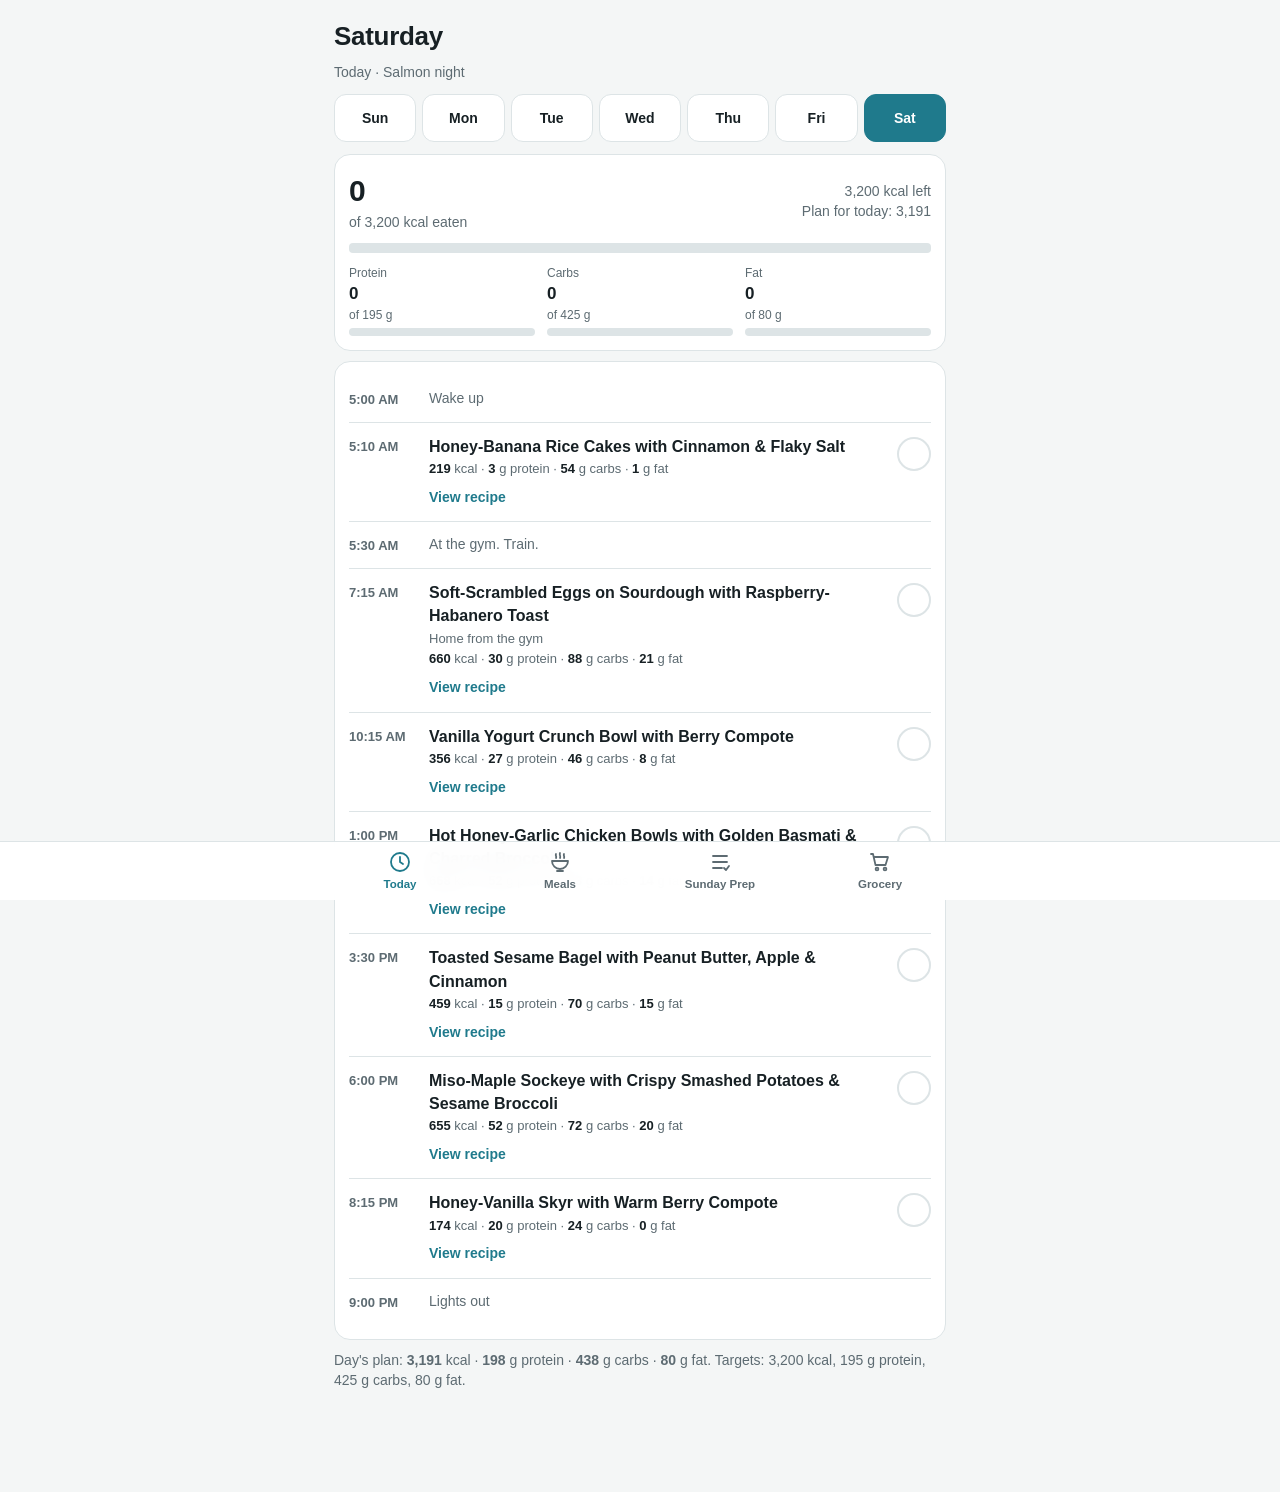
<file: meal-plan/index.html>
<!DOCTYPE html>
<html lang="en">
<head>
<meta charset="utf-8">
<title>Lean Bulk Meal Plan</title>
<meta name="viewport" content="width=device-width, initial-scale=1, viewport-fit=cover">
<meta name="apple-mobile-web-app-capable" content="yes">
<meta name="mobile-web-app-capable" content="yes">
<meta name="apple-mobile-web-app-title" content="Meal Plan">
<meta name="apple-mobile-web-app-status-bar-style" content="black-translucent">
<meta name="theme-color" content="#f4f6f6" media="(prefers-color-scheme: light)">
<meta name="theme-color" content="#0f1416" media="(prefers-color-scheme: dark)">
<link rel="icon" type="image/svg+xml" href="data:image/svg+xml,%3Csvg xmlns='http://www.w3.org/2000/svg' viewBox='0 0 180 180'%3E%3Crect width='180' height='180' rx='40' fill='%231f7a8c'/%3E%3Cpath d='M38 92h104a52 52 0 0 1-104 0z' fill='%23fff'/%3E%3Crect x='66' y='146' width='48' height='8' rx='4' fill='%23fff'/%3E%3Cpath d='M70 40c-10 12 10 18 0 32M92 34c-10 14 10 22 0 38M114 40c-10 12 10 18 0 32' stroke='%23fff' stroke-width='7' fill='none' stroke-linecap='round'/%3E%3C/svg%3E">
<link rel="apple-touch-icon" id="touchicon" href="data:image/svg+xml,%3Csvg xmlns='http://www.w3.org/2000/svg' viewBox='0 0 180 180'%3E%3Crect width='180' height='180' fill='%231f7a8c'/%3E%3Cpath d='M38 92h104a52 52 0 0 1-104 0z' fill='%23fff'/%3E%3Crect x='66' y='146' width='48' height='8' rx='4' fill='%23fff'/%3E%3Cpath d='M70 40c-10 12 10 18 0 32M92 34c-10 14 10 22 0 38M114 40c-10 12 10 18 0 32' stroke='%23fff' stroke-width='7' fill='none' stroke-linecap='round'/%3E%3C/svg%3E">
<style>
:root{--bg:#f4f6f6;--card:#fff;--text:#172024;--muted:#5d6b72;--line:#dde4e6;--accent:#1f7a8c;--accent-soft:#e3f1f3;--ok:#2e8b57;--p:#c2553f;--c:#b8860b;--f:#6b5fb5;--nav:rgba(255,255,255,.94)}
@media (prefers-color-scheme:dark){:root{--bg:#0f1416;--card:#1a2226;--text:#e8eeef;--muted:#96a5ab;--line:#2b363b;--accent:#5cc0d2;--accent-soft:#17323a;--ok:#5fc48c;--p:#ee8d79;--c:#e2b64a;--f:#a79df0;--nav:rgba(20,27,30,.94)}}
*{box-sizing:border-box;-webkit-tap-highlight-color:transparent}
html{-webkit-text-size-adjust:100%}
body{margin:0;background:var(--bg);color:var(--text);font:16px/1.45 -apple-system,BlinkMacSystemFont,"Segoe UI",Roboto,Helvetica,Arial,sans-serif;overflow-x:hidden}
main{max-width:640px;margin:0 auto;padding:calc(env(safe-area-inset-top) + 14px) max(14px,env(safe-area-inset-right)) calc(env(safe-area-inset-bottom) + 96px) max(14px,env(safe-area-inset-left))}
h1{font-size:26px;margin:4px 0 2px;letter-spacing:-.3px}
h2{font-size:18px;margin:22px 0 8px}
h3{font-size:13px;text-transform:uppercase;letter-spacing:.6px;color:var(--muted);margin:16px 0 6px}
p{margin:6px 0}
.sub{color:var(--muted);font-size:14px}
.card{background:var(--card);border:1px solid var(--line);border-radius:16px;padding:14px;margin:10px 0}
.tab{display:none}.tab.on{display:block}
button{font:inherit;color:inherit;background:none;border:0;padding:0;cursor:pointer}
.days{display:grid;grid-template-columns:repeat(7,1fr);gap:6px;margin:12px 0}
.days button{min-height:48px;border-radius:12px;background:var(--card);border:1px solid var(--line);font-weight:600;font-size:14px}
.days button.on{background:var(--accent);border-color:var(--accent);color:#fff}
@media (prefers-color-scheme:dark){.days button.on{color:#06181c}}
.days button.today:not(.on){border-color:var(--accent);color:var(--accent)}
.big{font-size:30px;font-weight:700;letter-spacing:-.5px}
.bar{height:8px;border-radius:4px;background:var(--line);overflow:hidden;margin-top:4px}
.bar i{display:block;height:100%;border-radius:4px;background:var(--accent);width:0;transition:width .25s}
.mgrid{display:grid;grid-template-columns:repeat(3,1fr);gap:12px;margin-top:12px}
.mgrid b{font-size:17px}.mgrid span{font-size:12px;color:var(--muted);display:block}
.slot{display:flex;gap:12px;align-items:flex-start;padding:12px 0;border-top:1px solid var(--line)}
.slot:first-child{border-top:0}
.slot .time{flex:0 0 68px;font-size:13px;font-weight:600;color:var(--muted);padding-top:3px}
.slot .body{flex:1;min-width:0}
.slot .name{font-weight:600}
.slot.mark .name{font-weight:500;color:var(--muted);font-size:14px}
.slot.done .name{text-decoration:line-through;color:var(--muted)}
.mac{font-size:13px;color:var(--muted);margin-top:2px}
.mac b{color:var(--text);font-weight:600}
.link{color:var(--accent);font-size:14px;font-weight:600;display:inline-block;padding:8px 0 2px}
.chk{flex:0 0 34px;width:34px;height:34px;border-radius:50%;border:2px solid var(--line);display:flex;align-items:center;justify-content:center;font-size:18px;color:transparent;margin-top:2px}
.on>.chk,.done>.chk{background:var(--ok);border-color:var(--ok);color:#fff}
.rhead{display:flex;justify-content:space-between;gap:10px;align-items:flex-start;width:100%;text-align:left;min-height:48px}
.rhead .name{font-weight:650;font-size:16px}
.rhead .arrow{color:var(--muted);font-size:20px;line-height:1.2}
.tag{display:inline-block;font-size:11px;font-weight:600;text-transform:uppercase;letter-spacing:.5px;color:var(--accent);background:var(--accent-soft);border-radius:6px;padding:2px 7px;margin-bottom:4px}
.rbody{display:none;margin-top:10px;border-top:1px solid var(--line);padding-top:10px}
.open>.rbody{display:block}
.step{display:flex;align-items:center;justify-content:space-between;gap:10px;background:var(--accent-soft);border-radius:12px;padding:8px 12px}
.step button{width:48px;height:48px;border-radius:12px;background:var(--card);border:1px solid var(--line);font-size:24px;font-weight:600}
.step .n{font-weight:700;font-size:18px;text-align:center}
.step .n small{display:block;font-size:12px;font-weight:500;color:var(--muted)}
.ing{display:flex;justify-content:space-between;gap:12px;padding:8px 0;border-top:1px solid var(--line);font-size:15px}
.ing:first-of-type{border-top:0}
.ing .q{flex:0 0 46%;text-align:right;color:var(--muted);font-size:14px}
.ing .q b{color:var(--text)}
.ing small{display:block;color:var(--muted);font-size:12.5px}
ol{padding-left:22px;margin:6px 0}ol li{margin:8px 0}
.note{background:var(--accent-soft);border-radius:12px;padding:10px 12px;font-size:14px;margin-top:10px}
.item{display:flex;gap:12px;align-items:flex-start;width:100%;text-align:left;padding:11px 0;border-top:1px solid var(--line);min-height:52px}
.item:first-child{border-top:0}
.item .body{flex:1;min-width:0}
.item.on .t{text-decoration:line-through;color:var(--muted)}
.item .d{font-size:13.5px;color:var(--muted);margin-top:2px}
.item .when{font-size:12px;font-weight:700;color:var(--accent);letter-spacing:.3px}
.row{display:flex;justify-content:space-between;align-items:center;gap:10px}
.reset{font-size:14px;font-weight:600;color:var(--accent);min-height:44px;padding:0 4px}
table{width:100%;border-collapse:collapse;font-size:14px}
td,th{text-align:left;padding:8px 6px 8px 0;border-top:1px solid var(--line);vertical-align:top}
th{font-size:12px;color:var(--muted);text-transform:uppercase;letter-spacing:.4px;border-top:0}
nav{position:fixed;left:0;right:0;bottom:0;background:var(--nav);-webkit-backdrop-filter:blur(14px);backdrop-filter:blur(14px);border-top:1px solid var(--line);padding-bottom:env(safe-area-inset-bottom);z-index:5}
nav div{max-width:640px;margin:0 auto;display:grid;grid-template-columns:repeat(4,1fr)}
nav button{min-height:58px;font-size:11.5px;font-weight:600;color:var(--muted);display:flex;flex-direction:column;align-items:center;justify-content:center;gap:2px}
nav button svg{width:24px;height:24px;stroke:currentColor;fill:none;stroke-width:1.8;stroke-linecap:round;stroke-linejoin:round}
nav button.on{color:var(--accent)}
</style>
</head>
<body>
<main>
<section class="tab on" id="t-today"></section>
<section class="tab" id="t-meals"></section>
<section class="tab" id="t-prep"></section>
<section class="tab" id="t-grocery"></section>
</main>
<nav><div>
<button data-tab="today" class="on"><svg viewBox="0 0 24 24"><circle cx="12" cy="12" r="9"/><path d="M12 7v5l3 2"/></svg>Today</button>
<button data-tab="meals"><svg viewBox="0 0 24 24"><path d="M4 11h16a8 8 0 0 1-16 0zM9 21h6M8 4c-1 2 1 2 0 4M12 3c-1 2 1 3 0 5M16 4c-1 2 1 2 0 4"/></svg>Meals</button>
<button data-tab="prep"><svg viewBox="0 0 24 24"><path d="M5 6h14M5 12h14M5 18h9"/><path d="M16 18l2 2 3-4"/></svg>Sunday Prep</button>
<button data-tab="grocery"><svg viewBox="0 0 24 24"><path d="M3 4h2l2.5 11h10L20 7H6.5"/><circle cx="9" cy="19" r="1.4"/><circle cx="17" cy="19" r="1.4"/></svg>Grocery</button>
</div></nav>
<script>
/* ---------- data ---------- */
const TARGET={k:3200,p:195,c:425,f:80};
// per 100 g (or 100 ml): [name, kcal, protein, carbs, fat, unit]
const FOOD={
ricecake:['Rice cakes, plain',368,10.5,79,5.3],
banana:['Banana',89,1.1,22.8,0.3],
honey:['Honey',304,0.3,82.4,0],
egg:['Large eggs',143,12.4,1,10],
oil:['Extra virgin olive oil',884,0,0,100],
sourdough:['Sourdough bread',263,10.1,52.5,1.5],
spread:['Raspberry-habanero spread (or good jam)',222,0.5,55.5,0],
oj:['Orange juice, no pulp',46,0.8,10.8,0,'ml'],
berries:['Frozen mixed berries',52,0.8,12.5,0.3],
maple:['Maple syrup',260,0,67,0],
compote:['Berry compote',59,0.7,14.3,0.3],
vyog:['Vanilla Greek yogurt, 0% (Oikos Pro)',57,10.3,4,0],
yog:['Plain Greek yogurt, 0%',57,9.7,3.4,0],
granola:['Granola',473,10.9,65.5,18.2],
chicken:['Chicken breast, raw',120,22.5,0,2.6],
rice:['Basmati rice, dry',356,8,78,1],
broccoli:['Frozen broccoli florets',28,3,5.3,0.2],
soy:['Soy sauce',53,8.1,4.9,0.6],
cucumber:['Cucumber',15,0.7,3.6,0.1],
redonion:['Red onion',40,1.1,9.3,0.1],
onion:['White onion',40,1.1,9.3,0.1],
pickle:['Cucumber-onion pickle',21,0.8,4.9,0.1],
bagel:['Sesame bagel',300,11.3,48.8,6.3],
pb:['Natural peanut butter',600,26.7,20,46.7],
apple:['Apple',55,0.1,14.8,0.2],
sockeye:['Sockeye salmon fillet, raw',136,22.3,0,4.9],
potato:['Little yellow potatoes',74,2,17.5,0.1],
miso:['White miso',198,12.8,25.4,6],
glaze:['Miso-maple glaze',180,7.4,32.2,2.9],
sesame:['Sesame seeds',573,17.7,23.4,49.7],
skyr:['Plain skyr, 0%',54,9.5,4,0],
beef:['Extra lean ground beef, raw',176,20,0,10],
tomato:['Roma tomato',18,0.9,3.9,0.2],
romaine:['Romaine lettuce',17,1.2,3.3,0.3],
lemonj:['Lemon juice',22,0.4,6.9,0.2]
};
const I=(f,g,q,u,note)=>({f,g,q,u,note});
const S=(n,q,u,note)=>({n,q,u,note});
const RECIPES=[
{id:'pre',tag:'Pre-workout',name:'Honey-Banana Rice Cakes with Cinnamon & Flaky Salt',time:'3 min',serv:1,
 ing:[I('ricecake',19,2,'rice cakes'),I('banana',120,1,'medium'),I('honey',14,2,'tsp'),S('Cinnamon',null,'pinch'),S('Flaky salt',null,'pinch')],
 steps:['Mash half the banana onto the rice cakes with a fork. Slice the rest on top. (1 min)','Drizzle with the honey, then dust with cinnamon and a few flakes of salt. The salt is what makes it taste like more than a snack. (1 min)','Eat by 5:15 so it has settled before you start training.'],
 prep:'Nothing to prep. Keep bananas at different stages of ripeness so one is ready each morning.'},
{id:'bfast',tag:'Post-workout breakfast',name:'Soft-Scrambled Eggs on Sourdough with Raspberry-Habanero Toast',time:'8 min',serv:1,
 ing:[I('egg',150,3,'large'),I('oil',4.5,1,'tsp'),I('sourdough',99,2,'slices'),I('spread',24,4,'tsp'),I('oj',200,200,'ml','a small glass'),S('Green onion, thinly sliced',1,'tbsp'),S('Kosher salt',null,'pinch'),S('Black pepper',null,'to taste')],
 steps:['Toast the sourdough. Whisk the eggs with a pinch of salt until no streaks remain. (1 min)','Warm the oil in a pan over medium-low heat. Pour in the eggs and stir slowly with a spatula, scraping the bottom, for about 2 minutes. Low heat and constant movement give small, creamy curds.','Pull the pan off the heat while the eggs still look slightly glossy. They finish cooking on the toast.','Pile the eggs on one slice with green onion and plenty of pepper. Spread the raspberry-habanero on the other slice. Serve with the orange juice.'],
 prep:'Slice the green onions on Sunday and keep them in a small jar lined with paper towel (5 days).'},
{id:'yog',tag:'Morning snack',name:'Vanilla Yogurt Crunch Bowl with Berry Compote',time:'2 min',serv:1,
 ing:[I('vyog',215,0.9,'cup'),I('granola',40,0.33,'cup'),I('compote',75,0.33,'cup','from the Sunday batch'),S('Lemon zest',null,'pinch','optional')],
 steps:['Spoon the yogurt into a jar or bowl and top with the compote and a little lemon zest.','Keep the granola separate until you eat so it stays crunchy.'],
 prep:'Sunday: portion 7 bags or jars of granola (40 g each). Build the yogurt and compote jars up to 3 days ahead.'},
{id:'lunch',tag:'Lunch',name:'Hot Honey-Garlic Chicken Bowls with Golden Basmati & Charred Broccoli',time:'50 min for the batch',serv:7,
 ing:[I('chicken',160,0.75,'breast'),I('rice',80,0.43,'cup'),I('broccoli',150,1.5,'cups'),I('oil',9,2,'tsp'),I('honey',10,1.5,'tsp'),I('soy',5,1,'tsp'),I('yog',40,2.5,'tbsp'),I('pickle',65,0.25,'cup','from the Sunday batch'),S('Garlic, finely grated',1,'clove'),S('Sriracha or hot sauce',1,'tsp','or ¼ tsp chili flakes'),S('Rice vinegar',0.5,'tsp'),S('Smoked paprika',0.5,'tsp'),S('Turmeric',0.125,'tsp'),S('Kosher salt',0.5,'tsp'),S('Lime',0.25,'lime')],
 steps:['Heat the oven to 425°F (220°C) with two sheet pans inside. Slice each chicken breast in half horizontally so the pieces are an even thickness. Toss with half the oil, the smoked paprika and half the salt. (5 min)','Rice: rinse the basmati until the water runs clear. Put it in a pot with 1.5 times its weight in water, the turmeric and the rest of the salt. Bring to a boil, cover, and cook on the lowest heat for 12 minutes. Take it off the heat and leave it covered for 10 minutes, then fluff. (25 min, unattended)','Roast the chicken on a hot pan for 14 minutes. Meanwhile stir together the honey, soy sauce, garlic, hot sauce and rice vinegar.','Brush the glaze over the chicken and roast 3–4 minutes more, until it is sticky and 165°F (74°C) in the thickest part. Rest 10 minutes, then slice.','Broccoli: toss the frozen florets with the remaining oil and a pinch of salt. Roast on the second hot pan for 15–18 minutes, until the tips char.','Stir the yogurt with lime juice and a pinch of salt. Build each bowl with rice, chicken and broccoli. Add the pickle and lime yogurt after reheating.'],
 prep:'Sunday: cook all 7. Keep 3 in the fridge (through Wednesday) and freeze 3 without the pickle or yogurt. Move a frozen bowl to the fridge the night before. Reheat 2–2½ minutes with a splash of water.'},
{id:'bagel',tag:'Afternoon snack',name:'Toasted Sesame Bagel with Peanut Butter, Apple & Cinnamon',time:'4 min',serv:1,
 ing:[I('bagel',80,1,'bagel'),I('pb',20,4,'tsp'),I('apple',180,1,'medium'),S('Cinnamon',null,'pinch'),S('Flaky salt',null,'pinch')],
 steps:['Toast the bagel well so it stays crisp under the peanut butter. (3 min)','Spread with the peanut butter. Fan half the apple, thinly sliced, on top and finish with cinnamon and flaky salt.','Eat the rest of the apple on the side.'],
 prep:'Sunday: slice the bagels and freeze them. They toast straight from frozen. For work, toast at home in the morning or use the office toaster.'},
{id:'salmon',tag:'Dinner · Tue, Thu, Sat',name:'Miso-Maple Sockeye with Crispy Smashed Potatoes & Sesame Broccoli',time:'35 min',serv:1,
 ing:[I('sockeye',170,1,'fillet'),I('potato',300,10,'little potatoes'),I('broccoli',150,1.5,'cups'),I('glaze',35,2,'tbsp','from the Sunday jar'),I('oil',9,2,'tsp'),I('sesame',3,1,'tsp'),S('Green onion, sliced',1,'stalk'),S('Lemon',0.25,'lemon'),S('Kosher salt',0.25,'tsp')],
 steps:['Heat the oven to 450°F (230°C) with a sheet pan inside. If the potatoes are not par-boiled, boil them whole in salted water for 12–15 minutes until tender, then drain. (Skip this on Tuesday and Thursday: Sunday\'s potatoes are ready.)','Tip the potatoes onto the hot pan and smash each one flat with the bottom of a glass. Drizzle with most of the oil, salt them, and roast for 25 minutes until deeply crisp at the edges.','After 10 minutes, toss the frozen broccoli with the last of the oil and add it to the pan.','Set aside 1 teaspoon of glaze for the broccoli. Pat the salmon dry, set it skin-side down on a small parchment-lined tray and brush with half the remaining glaze.','When the potatoes have 8 minutes left, put the salmon in the oven. Roast 6–7 minutes, brush with the rest of the glaze, and broil 1 minute until it bubbles. Sockeye is lean, so pull it at 125°F (52°C) for medium, or 145°F (63°C) if you prefer it cooked through.','Toss the broccoli with the reserved glaze and the sesame seeds. Plate with green onion and a squeeze of lemon.'],
 prep:'Sunday: par-boil the potatoes for Tuesday and Thursday and mix the glaze. Thaw each fillet in the fridge the night before. Saturday\'s potatoes come from the small batch you boil on Thursday.'},
{id:'taco',tag:'Dinner · Sun, Mon, Wed, Fri',name:'Street Taco Beef Bowl with Crispy Little Potatoes, Pico & Lime Crema',time:'35 min',serv:2,
 ing:[I('beef',227,0.5,'lb'),I('potato',300,10,'little potatoes'),I('oil',5,1,'tsp'),I('tomato',100,1,'roma'),I('onion',20,2,'tbsp','finely diced'),I('yog',50,3,'tbsp'),I('romaine',50,1,'cup','shredded'),S('Garlic, finely grated',1,'clove'),S('Chili powder',1,'tsp'),S('Ground cumin',0.5,'tsp'),S('Smoked paprika',0.5,'tsp'),S('Dried oregano',0.25,'tsp'),S('Kosher salt',0.75,'tsp'),S('Lime',0.5,'lime'),S('Cilantro, chopped',1,'tbsp'),S('Hot sauce',null,'to taste')],
 steps:['Heat the oven to 450°F (230°C) with a sheet pan inside. Halve the par-boiled potatoes, toss with the oil and a third of the salt, and roast cut-side down for 22–25 minutes until crisp.','Pico: dice the tomato and mix with half the onion, the cilantro, a squeeze of lime and a pinch of salt. Let it sit while you cook. (3 min)','Heat a stainless pan over medium-high until a drop of water skates across it. Press the beef into the pan in one layer and leave it alone for 3–4 minutes to build a dark crust.','Break the beef up. Add the rest of the onion, the garlic, all the spices and the remaining salt. Cook 2 minutes, then add 2 tablespoons of water and a squeeze of lime per serving so it turns saucy. Cook to 160°F (71°C).','Crema: stir the yogurt with a squeeze of lime and a pinch of salt.','Build the bowl with romaine, potatoes and beef, then the pico, crema and hot sauce.'],
 prep:'Sunday: cook 4 servings of the beef. Keep 2 in the fridge (Sunday and Monday) and freeze 2 (Wednesday and Friday; thaw in the fridge the night before). Reheat the beef in a pan with a splash of water. Roast potatoes for two nights at a time. They re-crisp in a 425°F oven or air fryer in 8 minutes. Make pico fresh every second night.'},
{id:'skyr',tag:'Before bed',name:'Honey-Vanilla Skyr with Warm Berry Compote',time:'2 min',serv:1,
 ing:[I('skyr',200,0.85,'cup'),I('compote',75,0.33,'cup','from the Sunday batch'),I('honey',7,1,'tsp'),S('Vanilla extract',0.25,'tsp'),S('Cinnamon',null,'pinch')],
 steps:['Stir the vanilla and honey into the skyr.','Warm the compote for 30 seconds in the microwave and spoon it over the top. Finish with cinnamon.'],
 prep:'Uses the Sunday compote. Nothing else to prep.'},
{id:'pregame',tag:'Monday pre-game',name:'Pre-Game Peanut Butter-Banana Bagel',time:'4 min',serv:1,
 ing:[I('bagel',80,1,'bagel'),I('pb',15,1,'tbsp'),I('banana',120,1,'medium'),S('Cinnamon',null,'pinch'),S('Flaky salt',null,'pinch')],
 steps:['Toast the bagel. Spread with the peanut butter and top with sliced banana, cinnamon and flaky salt.','Finish eating by 5:30 so you have 90 minutes before tip-off. It is mostly carbs with little fibre, so it sits light on the court.'],
 prep:'Uses the bagels frozen on Sunday.'},
{id:'drink',tag:'Monday, during the game',name:'Honey-Lemon Sports Drink',time:'2 min',serv:1,
 ing:[S('Water',500,'ml'),I('honey',21,1,'tbsp'),I('lemonj',15,1,'tbsp'),S('Fine pink Himalayan salt',0.125,'tsp'),S('NuSalt',null,'pinch','optional, for potassium')],
 steps:['Dissolve the honey and salt in a splash of warm water in your bottle.','Add the lemon juice and the rest of the water, cold. Shake.','Drink water in the first hour and sip this through the second hour.'],
 prep:'Mix it before you leave for the gym. Keep NuSalt to a pinch.'},
{id:'skyrmon',tag:'Monday post-game',name:'Post-Game Honey Skyr',time:'1 min',serv:1,
 ing:[I('skyr',200,0.85,'cup'),I('honey',7,1,'tsp'),S('Cinnamon',null,'pinch')],
 steps:['Stir the honey into the skyr and dust with cinnamon. Eat it right after the beef bowl.'],
 prep:'Nothing to prep.'},
{id:'compote',tag:'Sunday batch',name:'Maple-Lemon Berry Compote',time:'15 min',serv:7,per:'day (150 g)',
 ing:[I('berries',145,1,'cup'),I('maple',5,0.75,'tsp'),I('lemonj',5,1,'tsp'),S('Kosher salt',null,'pinch')],
 steps:['Put the frozen berries, maple syrup and salt in a pot over medium heat. Simmer 12–15 minutes, stirring now and then, until the juices turn syrupy.','Stir in the lemon juice off the heat. Cool, then jar.'],
 prep:'One batch covers the yogurt bowl and the bedtime skyr for 7 days. Keeps 7 days in the fridge.'},
{id:'picklebatch',tag:'Sunday batch',name:'Quick Cucumber-Onion Pickle',time:'5 min',serv:7,
 ing:[I('cucumber',50,0.33,'cup','thinly sliced'),I('redonion',15,2,'tbsp','thinly sliced'),S('Rice vinegar',2,'tsp'),S('Sugar',0.125,'tsp'),S('Kosher salt',0.125,'tsp')],
 steps:['Slice the cucumber and red onion as thinly as you can.','Toss with the vinegar, sugar and salt in a jar. It is ready in 15 minutes and gets better by day two.'],
 prep:'Keeps 7 days in the fridge. Pack it in a small container beside each lunch.'},
{id:'glazebatch',tag:'Sunday batch',name:'Miso-Maple Glaze',time:'3 min',serv:3,
 ing:[I('miso',17,1,'tbsp'),I('maple',10,1.5,'tsp'),I('soy',5,1,'tsp'),S('Rice vinegar',0.5,'tsp'),S('Fresh ginger, grated',0.25,'tsp')],
 steps:['Whisk everything together in a small jar until smooth.'],
 prep:'Makes enough for the three salmon nights. Keeps 2 weeks in the fridge.'}
];
const DAYNAMES=['Sunday','Monday','Tuesday','Wednesday','Thursday','Friday','Saturday'];
const DINNER=['taco','taco','salmon','taco','salmon','taco','salmon'];
function plan(d){
 const M=(t,id,note)=>({t,id,note}),K=(t,label)=>({t,label});
 const wk=d>=1&&d<=5,s=[K('5:00 AM','Wake up'),M('5:10 AM','pre'),K('5:30 AM','At the gym. Train.'),M('7:15 AM','bfast','Home from the gym')];
 if(wk)s.push(K('8:30 AM','Work'));
 if(d===0)s.push(K('10:00 AM','Sunday prep, about 2¼ hours'));
 s.push(M('10:15 AM','yog'),M('1:00 PM','lunch',wk?'Lunch break':d===0?'Straight from the prep batch':''));
 if(d===1){s.push(K('5:00 PM','Finish work'),M('5:15 PM','pregame','Done by 5:30'),M('7:00 PM','drink','Basketball 7–9 PM. Sip through the second hour.'),M('9:00 PM','taco','Reheat Sunday\'s beef and re-crisp the potatoes'),M('9:20 PM','skyrmon'),K('10:15 PM','Lights out'));}
 else{s.push(M('3:30 PM','bagel'));if(wk)s.push(K('5:00 PM','Finish work'));
  s.push(M('6:00 PM',DINNER[d],d===5?'Thawed beef from the Sunday batch. Re-crisp Wednesday\'s potatoes.':d===0?'Beef from this morning\'s prep. Roast potatoes for tonight and Monday.':d===3?'Thawed beef from the Sunday batch. Roast potatoes for tonight and Friday.':''),M('8:15 PM','skyr'),K('9:00 PM','Lights out'));}
 return s;
}
const PREP=[
['0:00','Oven on, rice on','Heat the oven to 425°F (220°C) with two sheet pans inside. Rinse 560 g basmati and start it with 840 ml water, turmeric and salt. It runs unattended for 25 minutes.'],
['0:05','Season the chicken','Halve 1.1 kg chicken breasts horizontally. Toss with oil, smoked paprika and salt.'],
['0:10','Par-boil potatoes','Boil 1.5 kg little potatoes in salted water for 12 minutes. Unattended. This covers dinners from Sunday through Thursday.'],
['0:15','Start the compote','1 kg frozen berries, 5 tsp maple syrup and a pinch of salt in a pot. Simmer 15 minutes, stirring now and then.'],
['0:20','Chicken in the oven','Roast 14 minutes on a hot pan. Unattended. Mix the hot honey-garlic glaze while it cooks.'],
['0:25','Drain potatoes, make the pickle','Drain the potatoes and let them steam dry. Slice 1 cucumber and 1 red onion, and toss with vinegar, sugar and salt in a jar.'],
['0:35','Glaze the chicken','Brush on the glaze and roast 3–4 minutes more, to 165°F (74°C). Rest it 10 minutes. Take the compote off the heat and add the lemon juice.'],
['0:40','Broccoli in the oven','Toss 1 kg frozen broccoli with oil and salt. Roast on both hot pans for 15–18 minutes. Unattended.'],
['0:45','Cook the taco beef','Sear 2 packs (900 g) extra lean ground beef in two batches so it browns instead of steaming. Add onion, garlic and spices, then water and lime. About 20 minutes in total.'],
['1:05','Mix the miso-maple glaze','Whisk 3 tbsp miso, 1½ tbsp maple syrup, 1 tbsp soy sauce, 1½ tsp rice vinegar and a little grated ginger in a jar.'],
['1:10','Slice and portion lunches','Slice the chicken and fluff the rice. Build 7 bowls. Eat one for lunch, put 3 in the fridge and 3 in the freezer.'],
['1:30','Portion the beef','Split into 4 servings. Put 2 in the fridge and 2 in the freezer.'],
['1:40','Small jobs','Portion 7 bags of granola (40 g each). Slice the green onions. Slice and freeze the bagels. Jar the compote. Box the potatoes.'],
['1:55','Clean up','Wash the pans and wipe down. Done in about 2¼ hours.']
];
const KEEPS=[
['Chicken and rice bowls','4 days','3 months'],['Taco beef','4 days','3 months'],['Par-boiled potatoes','4 days','Not recommended'],
['Berry compote','7 days','3 months'],['Cucumber-onion pickle','7 days','No'],['Miso-maple glaze','2 weeks','No'],
['Roasted broccoli (in the bowls)','4 days','3 months'],['Sliced bagels and sourdough','2 days on the counter','3 months'],['Sliced green onions','5 days','No']
];
const WEEK=[
['Monday night','Sockeye for Tuesday: move one fillet from the freezer to the fridge.'],
['Tuesday night','Move one serving of taco beef from the freezer to the fridge for Wednesday.'],
['Wednesday night','Move Thursday\'s lunch bowl and one sockeye fillet to the fridge.'],
['Thursday night','Boil 600 g potatoes for Friday and Saturday (12–15 min). Move Friday\'s lunch bowl and the last serving of taco beef to the fridge.'],
['Friday night','Move Saturday\'s lunch bowl and one sockeye fillet to the fridge.']
];
const GROCERY=[
['Produce',45,[['Bananas','8'],['Apples','6 medium'],['Little yellow potatoes','2.1 kg (three 680 g bags)'],['Roma tomatoes','4'],['Romaine heart','1'],['English cucumber','1'],['Red onion','1'],['White onion','1 small'],['Garlic','1 head'],['Limes','4'],['Lemons','2'],['Green onions','1 bunch'],['Cilantro','1 bunch'],['Fresh ginger','1 small piece']]],
['Meat and fish',40,[['Chicken breasts, boneless skinless','1.1 kg (about 5)'],['Extra lean ground beef','2 packs (454 g each)']]],
['Dairy and eggs',60,[['Large brown eggs','2 dozen (uses 21)'],['Vanilla Greek yogurt, 0% (Oikos Pro)','1.5 kg'],['Plain Greek yogurt, 0%','500 g'],['Plain skyr, 0%','1.5 kg (two 750 g tubs)'],['Orange juice, no pulp','1.75 L (uses 1.4 L)']]],
['Bakery',23,[['Sourdough loaf, sliced','14 slices (about 700 g)'],['Sesame bagels','7 (two 6-packs; freeze the extras)']]],
['Pantry',20,[['Basmati rice','560 g'],['Plain rice cakes','14 (1 bag)'],['Granola','280 g (1 bag)'],['Honey','250 g']]],
['Frozen',47,[['Mixed berries','1 kg'],['Broccoli florets','1.5 kg'],['Wild sockeye salmon fillets','3 (about 170 g each)']]],
['Staples to check (buy once)',55,[['Natural peanut butter',''],['Extra virgin olive oil',''],['Maple syrup',''],['White miso',''],['Soy sauce',''],['Rice vinegar',''],['Sesame seeds',''],['Sriracha or hot sauce',''],['Raspberry-habanero spread or jam',''],['Smoked paprika, chili powder, cumin, oregano, turmeric, cinnamon',''],['Vanilla extract',''],['Kosher salt, flaky salt, pink salt, black pepper','']]]
];
/* ---------- maths ---------- */
function macros(r,s){s=s||1;const m={k:0,p:0,c:0,f:0};r.ing.forEach(i=>{if(!i.f||!i.g)return;const d=FOOD[i.f],x=i.g*s/100;m.k+=d[1]*x;m.p+=d[2]*x;m.c+=d[3]*x;m.f+=d[4]*x});return m}
const R={};RECIPES.forEach(r=>R[r.id]=r);
function dayTotal(d,only){const m={k:0,p:0,c:0,f:0};plan(d).forEach((s,i)=>{if(!s.id||(only&&!only[i]))return;const x=macros(R[s.id]);for(const k in m)m[k]+=x[k]});return m}
function frac(x){if(x>=20)return String(Math.round(x));let w=Math.floor(x+1e-9),r=x-w,best=0,bd=9;const F=[[0,''],[.125,'⅛'],[.25,'¼'],[.333,'⅓'],[.5,'½'],[.667,'⅔'],[.75,'¾'],[1,'']];F.forEach((f,i)=>{const d=Math.abs(r-f[0]);if(d<bd){bd=d;best=i}});if(best===7){w++;best=0}if(w===0&&best===0)return'⅛';return(w?w:'')+F[best][1]}
function house(q,u){if(q==null)return u;if(u==='tsp'&&q>=3){q/=3;u='tbsp'}if(u==='tbsp'&&q>=4){q/=16;u='cup'}if(u==='cup'&&q>1.01)u='cups';const PL={clove:'cloves',breast:'breasts',stalk:'stalks',lime:'limes',lemon:'lemons',fillet:'fillets',bagel:'bagels',roma:'romas'};if(PL[u]&&q>1.01)u=PL[u];if(u==='cups'&&q<=1.01)u='cup';return frac(q)+' '+u}
function grams(g){return g>=10?Math.round(g):Math.round(g*10)/10}
if(typeof module!=='undefined')module.exports={RECIPES,R,macros,dayTotal,plan,TARGET,house,DAYNAMES};
/* ---------- app ---------- */
if(typeof document!=='undefined'){(function(){
const mem={};
const store={get(k,d){try{const v=localStorage.getItem('mp.'+k);return v?JSON.parse(v):(k in mem?mem[k]:d)}catch(e){return k in mem?mem[k]:d}},set(k,v){mem[k]=v;try{localStorage.setItem('mp.'+k,JSON.stringify(v))}catch(e){}}};
const esc=s=>String(s).replace(/&/g,'&amp;').replace(/</g,'&lt;').replace(/>/g,'&gt;');
const $=id=>document.getElementById(id);
const n0=x=>Math.round(x).toLocaleString('en-CA');
const now=new Date(),todayIdx=now.getDay(),stamp=now.toDateString();
let day=todayIdx;
// eaten checks: one record per weekday, cleared when it is from an earlier week
let eaten=store.get('eaten',{});
for(const k in eaten){const e=eaten[k],age=(now-new Date(e.stamp))/864e5;if(!e.stamp||age>6||(+k===todayIdx&&e.stamp!==stamp))delete eaten[k]}
let servings=store.get('servings',{}),open={},prepOn=store.get('prep',{}),weekOn=store.get('week',{}),grocOn=store.get('groc',{});
const macLine=m=>`<b>${n0(m.k)}</b> kcal · <b>${n0(m.p)}</b> g protein · <b>${n0(m.c)}</b> g carbs · <b>${n0(m.f)}</b> g fat`;
function renderToday(){
 const slots=plan(day),chk=(eaten[day]||{}).c||{},tot=dayTotal(day),got=dayTotal(day,chk);
 const bar=(label,v,t,col,unit)=>`<div><span>${label}</span><b>${n0(v)}</b><span>of ${n0(t)}${unit}</span><div class="bar"><i style="width:${Math.min(100,v/t*100)}%;background:var(${col})"></i></div></div>`;
 let h=`<h1>${DAYNAMES[day]}</h1><p class="sub">${day===todayIdx?'Today':'Preview'} · ${day===1?'Basketball night, 7–9 PM':DINNER[day]==='salmon'?'Salmon night':'Beef bowl night'}</p>
 <div class="days">${DAYNAMES.map((d,i)=>`<button data-day="${i}" class="${i===day?'on':''} ${i===todayIdx?'today':''}" aria-label="${d}">${d.slice(0,3)}</button>`).join('')}</div>
 <div class="card"><div class="row"><div><div class="big">${n0(got.k)}</div><div class="sub">of ${n0(TARGET.k)} kcal eaten</div></div><div class="sub" style="text-align:right">${n0(Math.max(0,TARGET.k-got.k))} kcal left<br>Plan for today: ${n0(tot.k)}</div></div>
 <div class="bar" style="height:10px;margin-top:10px"><i style="width:${Math.min(100,got.k/TARGET.k*100)}%"></i></div>
 <div class="mgrid">${bar('Protein',got.p,TARGET.p,'--p',' g')}${bar('Carbs',got.c,TARGET.c,'--c',' g')}${bar('Fat',got.f,TARGET.f,'--f',' g')}</div></div>
 <div class="card">`;
 slots.forEach((s,i)=>{
  if(!s.id){h+=`<div class="slot mark"><div class="time">${s.t}</div><div class="body"><div class="name">${esc(s.label)}</div></div></div>`;return}
  const r=R[s.id],m=macros(r);
  h+=`<div class="slot ${chk[i]?'done':''}"><div class="time">${s.t}</div><div class="body"><div class="name">${esc(r.name)}</div>${s.note?`<div class="mac">${esc(s.note)}</div>`:''}<div class="mac">${macLine(m)}</div><button class="link" data-recipe="${r.id}">View recipe</button></div><button class="chk" data-eat="${i}" role="checkbox" aria-checked="${!!chk[i]}" aria-label="Mark ${esc(r.name)} as eaten">✓</button></div>`});
 h+=`</div><p class="sub">Day's plan: ${macLine(tot)}. Targets: ${n0(TARGET.k)} kcal, ${TARGET.p} g protein, ${TARGET.c} g carbs, ${TARGET.f} g fat.</p>`;
 $('t-today').innerHTML=h;
}
function renderMeals(){
 let h='<h1>Meals</h1><p class="sub">Tap a recipe to open it. Change the servings and every ingredient scales.</p>';
 RECIPES.forEach(r=>{
  const s=servings[r.id]||r.serv,m=macros(r);
  h+=`<div class="card ${open[r.id]?'open':''}" id="r-${r.id}"><button class="rhead" data-open="${r.id}" aria-expanded="${!!open[r.id]}"><div><span class="tag">${esc(r.tag)}</span><div class="name">${esc(r.name)}</div><div class="mac">${macLine(m)} per ${r.per||'serving'}</div></div><span class="arrow">${open[r.id]?'–':'+'}</span></button><div class="rbody">
  <div class="step"><button data-serv="${r.id}" data-d="-1" aria-label="Fewer servings">−</button><div class="n">${s} ${s===1?'serving':'servings'}<small>${esc(r.time)}${s>1?' · total '+n0(m.k*s)+' kcal':''}</small></div><button data-serv="${r.id}" data-d="1" aria-label="More servings">+</button></div>
  <h3>Ingredients</h3>`;
  r.ing.forEach(i=>{
   const name=i.f?FOOD[i.f][0]:i.n,unit=i.f&&FOOD[i.f][5]||'g';
   const hq=i.q==null?i.u:(i.u==='ml'?n0(i.q*s)+' ml':house(i.q*s,i.u));
   const q=i.g&&i.u!=='ml'?`<b>${grams(i.g*s)} ${unit}</b> · ${esc(hq)}`:`<b>${esc(hq)}</b>`;
   h+=`<div class="ing"><div>${esc(name)}${i.note?`<small>${esc(i.note)}</small>`:''}</div><div class="q">${q}</div></div>`});
  h+=`<h3>Method</h3><ol>${r.steps.map(x=>`<li>${esc(x)}</li>`).join('')}</ol><div class="note"><b>Prep:</b> ${esc(r.prep)}</div></div></div>`});
 $('t-meals').innerHTML=h;
}
const item=(k,key,on,title,detail,when)=>`<button class="item ${on?'on':''}" data-${k}="${key}" role="checkbox" aria-checked="${!!on}"><span class="chk">✓</span><span class="body">${when?`<span class="when">${esc(when)}</span><br>`:''}<span class="t">${esc(title)}</span>${detail?`<div class="d">${esc(detail)}</div>`:''}</span></button>`;
function renderPrep(){
 const done=PREP.filter((p,i)=>prepOn[i]).length;
 let h=`<h1>Sunday Prep</h1><p class="sub">About 2¼ hours for one person. Start at 10:00 AM and lunch comes straight out of the batch at 1:00.</p>
 <div class="row"><h2>Timeline · ${done} of ${PREP.length} done</h2><button class="reset" data-reset="prep">Reset</button></div><div class="card">${PREP.map((p,i)=>item('prep',i,prepOn[i],p[1],p[2],p[0])).join('')}</div>
 <h2>How long it keeps</h2><div class="card"><table><tr><th>Item</th><th>Fridge</th><th>Freezer</th></tr>${KEEPS.map(k=>`<tr><td>${esc(k[0])}</td><td>${k[1]}</td><td>${k[2]}</td></tr>`).join('')}</table></div>
 <div class="row"><h2>During the week</h2><button class="reset" data-reset="week">Reset</button></div><div class="card">${WEEK.map((w,i)=>item('week',i,weekOn[i],w[1],'',w[0])).join('')}</div>`;
 $('t-prep').innerHTML=h;
}
function renderGrocery(){
 const all=GROCERY.reduce((a,s)=>a+s[2].length,0),got=Object.keys(grocOn).filter(k=>grocOn[k]).length;
 const week=GROCERY.slice(0,6).reduce((a,s)=>a+s[1],0);
 let h=`<h1>Grocery</h1><p class="sub">One week, sized to the Sunday prep. Rough cost: about $${week} a week, plus about $${GROCERY[6][1]} once for staples you don't already have.</p>
 <div class="row"><h2>${got} of ${all} in the cart</h2><button class="reset" data-reset="groc">Reset</button></div>`;
 GROCERY.forEach((s,si)=>{h+=`<div class="row"><h3>${esc(s[0])}</h3><span class="sub">about $${s[1]}</span></div><div class="card">${s[2].map((g,gi)=>item('groc',si+'-'+gi,grocOn[si+'-'+gi],g[0],g[1])).join('')}</div>`});
 $('t-grocery').innerHTML=h;
}
const renders={today:renderToday,meals:renderMeals,prep:renderPrep,grocery:renderGrocery};
function show(tab){document.querySelectorAll('.tab').forEach(t=>t.classList.toggle('on',t.id==='t-'+tab));document.querySelectorAll('nav button').forEach(b=>b.classList.toggle('on',b.dataset.tab===tab));renders[tab]();store.set('tab',tab)}
document.addEventListener('click',e=>{
 const b=e.target.closest('button');if(!b)return;const d=b.dataset;
 if(d.tab){show(d.tab);window.scrollTo(0,0)}
 else if(d.day){day=+d.day;renderToday()}
 else if(d.eat){const rec=eaten[day]||{c:{}};rec.c[d.eat]=!rec.c[d.eat];rec.stamp=stamp;eaten[day]=rec;store.set('eaten',eaten);renderToday()}
 else if(d.recipe){open[d.recipe]=true;show('meals');const el=$('r-'+d.recipe);if(el)el.scrollIntoView({block:'start'});window.scrollBy(0,-12)}
 else if(d.open){open[d.open]=!open[d.open];renderMeals()}
 else if(d.serv){const r=R[d.serv],s=Math.max(1,Math.min(14,(servings[r.id]||r.serv)+(+d.d)));servings[r.id]=s;store.set('servings',servings);renderMeals()}
 else if(d.prep!==undefined){prepOn[d.prep]=!prepOn[d.prep];store.set('prep',prepOn);renderPrep()}
 else if(d.week!==undefined){weekOn[d.week]=!weekOn[d.week];store.set('week',weekOn);renderPrep()}
 else if(d.groc!==undefined){grocOn[d.groc]=!grocOn[d.groc];store.set('groc',grocOn);renderGrocery()}
 else if(d.reset){if(d.reset==='prep'){prepOn={};store.set('prep',prepOn);renderPrep()}if(d.reset==='week'){weekOn={};store.set('week',weekOn);renderPrep()}if(d.reset==='groc'){grocOn={};store.set('groc',grocOn);renderGrocery()}}
});
const first=store.get('tab','today');show(renders[first]?first:'today');
// iOS wants a PNG home-screen icon, so draw one from the inline SVG
try{const l=$('touchicon'),img=new Image();img.onload=()=>{try{const c=document.createElement('canvas');c.width=c.height=180;c.getContext('2d').drawImage(img,0,0,180,180);l.href=c.toDataURL('image/png')}catch(e){}};img.src=l.href}catch(e){}
})()}
</script>
</body>
</html>
</file>
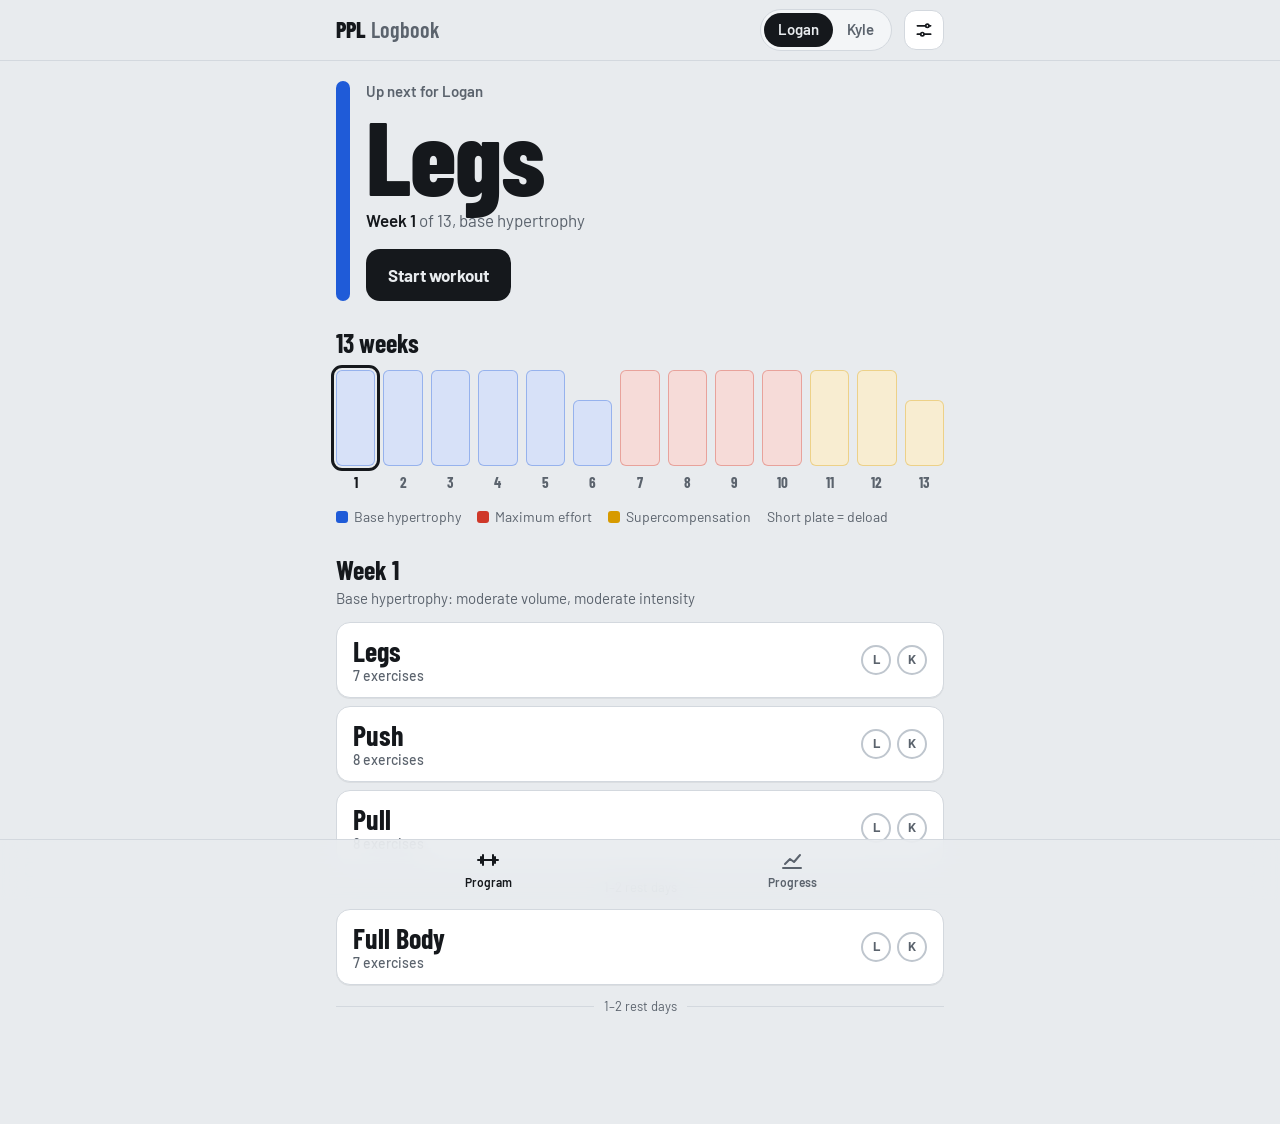
<file: ppl/index.html>
<!doctype html>
<html lang="en">
<head>
<meta charset="utf-8">
<meta name="viewport" content="width=device-width, initial-scale=1, viewport-fit=cover">
<meta name="apple-mobile-web-app-capable" content="yes">
<meta name="apple-mobile-web-app-status-bar-style" content="default">
<meta name="apple-mobile-web-app-title" content="PPL Log">
<meta name="robots" content="noindex, nofollow">
<link rel="apple-touch-icon" href="apple-touch-icon.png">
<link rel="icon" type="image/png" href="apple-touch-icon.png">
<meta name="theme-color" content="#E8EBEE" media="(prefers-color-scheme: light)">
<meta name="theme-color" content="#121417" media="(prefers-color-scheme: dark)">
<title>PPL Logbook</title>
<link rel="preconnect" href="https://fonts.googleapis.com">
<link rel="preconnect" href="https://fonts.gstatic.com" crossorigin>
<link href="https://fonts.googleapis.com/css2?family=Barlow:wght@400;500;600;700&family=Barlow+Condensed:wght@500;600;700;800&display=swap" rel="stylesheet">
<style>
:root{
  --bg:#E8EBEE; --surface:#FFFFFF; --surface-2:#F3F5F7; --ink:#15181C; --muted:#5B636D; --line:#D3D8DE; --line-2:#BFC6CE;
  --p1:#1F5BD8; --p2:#CF3829; --p3:#D79A00; --on-ph:#FFFFFF; --on-p3:#2B2000;
  --ok:#17834F; --ok-soft:#E1F2E8; --warn-soft:#FFF3D6; --warn-ink:#6B4B00;
  --l2:#7A8590;
  --shadow:0 1px 0 rgba(20,24,28,.06);
  --cond:"Barlow Condensed","Arial Narrow","Roboto Condensed",system-ui,sans-serif;
  --body:"Barlow",system-ui,-apple-system,"Segoe UI",sans-serif;
  color-scheme:light;
  box-sizing:border-box;
  padding-top:env(safe-area-inset-top,0px);
  padding-bottom:env(safe-area-inset-bottom,0px);
}
@media (prefers-color-scheme: dark){
  :root:not([data-theme="light"]){
    --bg:#121417; --surface:#1B1F24; --surface-2:#22272D; --ink:#EDF0F3; --muted:#9AA3AD; --line:#2B3138; --line-2:#3A424B;
    --p1:#5A8BFF; --p2:#FF6352; --p3:#F4BE2C; --on-ph:#0E1013; --on-p3:#1E1600;
    --ok:#3CC985; --ok-soft:#163626; --warn-soft:#3A2F12; --warn-ink:#F5D98A; --l2:#8C96A1;
    --shadow:none; color-scheme:dark;
  }
}
:root[data-theme="dark"]{
  --bg:#121417; --surface:#1B1F24; --surface-2:#22272D; --ink:#EDF0F3; --muted:#9AA3AD; --line:#2B3138; --line-2:#3A424B;
  --p1:#5A8BFF; --p2:#FF6352; --p3:#F4BE2C; --on-ph:#0E1013; --on-p3:#1E1600;
  --ok:#3CC985; --ok-soft:#163626; --warn-soft:#3A2F12; --warn-ink:#F5D98A; --l2:#8C96A1;
  --shadow:none; color-scheme:dark;
}
*,*::before,*::after{box-sizing:inherit}
html{scroll-padding-top:calc(env(safe-area-inset-top,0px) + 70px);-webkit-text-size-adjust:100%}
body{margin:0;background:var(--bg);color:var(--ink);font-family:var(--body);font-size:17px;line-height:1.45;min-height:100vh;padding-bottom:96px;-webkit-tap-highlight-color:transparent}
body::before{content:"";position:fixed;inset:0 0 auto;height:env(safe-area-inset-top,0px);z-index:30;background:var(--bg)}
button,input,textarea,select{font:inherit;color:inherit}
button{cursor:pointer}
:focus-visible{outline:3px solid var(--p1);outline-offset:2px}
.wrap{max-width:640px;margin:0 auto;padding:0 16px}
.vh{position:absolute;width:1px;height:1px;overflow:hidden;clip:rect(0 0 0 0);white-space:nowrap}

/* header */
.top{position:sticky;top:env(safe-area-inset-top,0px);z-index:20;background:var(--bg);border-bottom:1px solid var(--line)}
.top .wrap{display:flex;align-items:center;gap:12px;height:60px}
.brand{min-width:0;overflow:hidden;text-overflow:ellipsis;font-family:var(--cond);font-weight:800;font-size:22px;letter-spacing:.01em;margin:0;flex:1;white-space:nowrap}
.brand span{color:var(--muted);font-weight:600}
.seg{display:inline-flex;background:var(--surface-2);border:1px solid var(--line);border-radius:999px;padding:3px}
.seg button{border:0;background:none;border-radius:999px;padding:6px 14px;font-weight:600;font-size:15px;color:var(--muted);min-height:34px}
.seg button[aria-pressed="true"]{background:var(--ink);color:var(--bg)}
.icon-btn{border:1px solid var(--line);background:var(--surface);border-radius:12px;width:40px;height:40px;display:grid;place-items:center;flex:none}
.icon-btn svg{width:20px;height:20px}

.banner{margin:14px 0 0;padding:10px 14px;border-radius:12px;background:var(--warn-soft);color:var(--warn-ink);font-size:15px}

/* hero */
.hero{margin:20px 0 8px;display:grid;grid-template-columns:14px 1fr;gap:16px;align-items:stretch}
.hero-bar{border-radius:7px;background:var(--ph)}
.hero-k{margin:0;color:var(--muted);font-weight:600;font-size:15px}
.hero-day{font-family:var(--cond);font-weight:800;font-size:clamp(64px,19vw,104px);line-height:.88;margin:6px 0 8px;letter-spacing:-.01em}
.hero-meta{margin:0 0 16px;color:var(--muted)}
.hero-meta b{color:var(--ink);font-weight:600}
.btn{text-decoration:none;display:inline-flex;align-items:center;justify-content:center;gap:8px;border:0;border-radius:14px;padding:0 22px;min-height:52px;font-weight:700;font-size:17px;background:var(--ink);color:var(--bg)}
.btn.ghost{background:var(--surface);color:var(--ink);border:1px solid var(--line-2)}
.btn.small{min-height:40px;padding:0 14px;font-size:15px;border-radius:11px}
.btn[disabled]{opacity:.45}

/* plates */
h2.sec{font-family:var(--cond);font-weight:700;font-size:26px;margin:28px 0 12px;line-height:1.1}
.plates{display:grid;grid-template-columns:repeat(13,1fr);gap:4px;align-items:end}
.plate{border:0;background:none;padding:0;display:flex;flex-direction:column;align-items:center;gap:6px;min-width:0}
.plate-body{width:100%;height:76px;border-radius:6px;background:color-mix(in srgb,var(--ph) 18%,var(--surface));position:relative;overflow:hidden;border:1px solid color-mix(in srgb,var(--ph) 35%,transparent)}
.plate.deload .plate-body{height:52px}
.plate-fill{position:absolute;left:0;right:0;bottom:0;height:var(--fill);background:var(--ph);transition:height .35s ease}
.plate-n{font-family:var(--cond);font-weight:700;font-size:15px;color:var(--muted)}
.plate[aria-pressed="true"] .plate-body{outline:3px solid var(--ink);outline-offset:2px}
.plate[aria-pressed="true"] .plate-n{color:var(--ink)}
.legend{display:flex;flex-wrap:wrap;gap:6px 16px;margin:14px 0 0;padding:0;list-style:none;font-size:14px;color:var(--muted)}
.legend li{display:flex;align-items:center;gap:6px}
.sw{width:12px;height:12px;border-radius:3px;background:var(--ph)}

/* week panel */
.week-head{display:flex;align-items:baseline;justify-content:space-between;gap:12px;margin:28px 0 4px}
.week-head h2{margin:0}
.week-sub{color:var(--muted);font-size:15px;margin:0 0 12px}
.note{border-left:4px solid var(--ph);background:var(--surface);padding:10px 14px;border-radius:0 10px 10px 0;font-size:15px;margin:0 0 12px}
.days{display:flex;flex-direction:column}
.day{display:flex;align-items:center;gap:14px;background:var(--surface);border:1px solid var(--line);border-radius:14px;padding:14px 16px;text-decoration:none;color:inherit;margin-bottom:8px;box-shadow:var(--shadow)}
.day-name{font-family:var(--cond);font-weight:700;font-size:28px;line-height:1;flex:1}
.day-name small{display:block;font-family:var(--body);font-weight:500;font-size:14px;color:var(--muted);margin-top:4px}
.who{display:flex;gap:6px}
.who span{width:30px;height:30px;border-radius:50%;display:grid;place-items:center;font-weight:700;font-size:13px;border:2px solid var(--line-2);color:var(--muted)}
.who span.half{border-color:var(--ph);color:var(--ink)}
.who span.done{background:var(--ph);border-color:var(--ph);color:var(--on-ph)}
.rest-div{display:flex;align-items:center;gap:10px;color:var(--muted);font-size:13px;margin:4px 0 12px}
.rest-div::before,.rest-div::after{content:"";flex:1;height:1px;background:var(--line)}

/* workout */
.back{display:inline-flex;align-items:center;gap:4px;margin:14px 0 0;border:0;background:none;padding:6px 0;color:var(--muted);font-weight:600;font-size:16px}
.back svg{width:18px;height:18px}
.w-head{display:grid;grid-template-columns:10px 1fr;gap:14px;margin:8px 0 6px}
.w-head .hero-day{font-size:clamp(56px,16vw,88px);margin:0 0 6px}
.w-meta{margin:0;color:var(--muted);font-size:15px}
.prog{height:6px;border-radius:3px;background:var(--line);margin:16px 0 4px;overflow:hidden}
.prog i{display:block;height:100%;background:var(--ph);border-radius:3px;transition:width .3s}
.prog-l{font-size:14px;color:var(--muted);margin:0 0 8px}

.ex{background:var(--surface);border:1px solid var(--line);border-radius:16px;padding:16px;margin:12px 0;box-shadow:var(--shadow)}
.ex.ss-first{border-bottom-left-radius:4px;border-bottom-right-radius:4px;margin-bottom:0;border-bottom-style:dashed}
.ex.ss-next{border-top-left-radius:4px;border-top-right-radius:4px;margin-top:0;border-top:0}
.ex.complete{border-color:color-mix(in srgb,var(--ok) 45%,var(--line))}
.ex-top{display:flex;gap:12px;align-items:flex-start}
.info-btn{flex:none;width:34px;height:34px;border-radius:50%;border:1.5px solid var(--line-2);background:none;font-family:Georgia,"Times New Roman",serif;font-style:italic;font-weight:700;font-size:17px;color:var(--muted);display:grid;place-items:center}
.info-btn[aria-expanded="true"]{background:var(--ink);border-color:var(--ink);color:var(--surface)}
.info{margin:12px 0 0;padding:12px 14px;border-radius:12px;background:var(--surface-2);font-size:15px;line-height:1.5}
.info p{margin:0 0 8px}
.info p:last-child{margin-bottom:0}
.info .info-k{font-weight:700;color:var(--ink);margin:0 0 2px;font-size:14px}
.info-pdf{color:var(--muted);font-size:14px;border-top:1px solid var(--line);padding-top:8px}
.ex-num{font-family:var(--cond);font-weight:700;font-size:15px;color:var(--muted);min-width:22px;padding-top:4px}
.ex.complete .ex-num{color:var(--ok)}
.ex-name{font-family:var(--cond);font-weight:700;font-size:25px;line-height:1.05;margin:0;flex:1}
.ss-tag{display:inline-block;font-family:var(--body);font-size:13px;font-weight:600;color:var(--ph);margin-bottom:4px}
.chips{display:flex;flex-wrap:wrap;gap:6px;margin:10px 0 0;padding:0;list-style:none}
.chips li{background:var(--surface-2);border-radius:8px;padding:3px 9px;font-size:14px;color:var(--muted)}
.chips li b{color:var(--ink);font-weight:600}
.subs{display:flex;gap:6px;overflow-x:auto;margin:12px -16px 0;padding:0 16px 2px;scrollbar-width:none}
.subs::-webkit-scrollbar{display:none}
.subs button{flex:none;border:1px solid var(--line-2);background:none;border-radius:999px;padding:6px 12px;font-size:14px;font-weight:500;color:var(--muted);min-height:34px}
.subs button[aria-pressed="true"]{border-color:var(--ink);color:var(--ink);font-weight:600;background:var(--surface-2)}
.hint{margin:10px 0 0;font-size:14px;color:var(--muted)}
.hint b{color:var(--ink);font-weight:600}
.sets{width:100%;border-collapse:separate;border-spacing:0 6px;margin-top:8px}
.sets th{font-size:12px;font-weight:600;color:var(--muted);text-align:left;padding:0 4px}
.sets td{padding:0 3px}
.sets td:first-child{width:36px;font-family:var(--cond);font-weight:700;font-size:18px;color:var(--muted);text-align:center}
.sets td:last-child{width:56px}
.num{width:100%;height:48px;border:1.5px solid var(--line-2);border-radius:11px;background:var(--surface-2);text-align:center;font-family:var(--cond);font-weight:700;font-size:22px;padding:0 4px;-moz-appearance:textfield}
.num::placeholder{color:var(--muted);opacity:.55;font-weight:600}
.num:focus{border-color:var(--ink);background:var(--surface);outline:none}
.row-ok .num{border-color:color-mix(in srgb,var(--ok) 55%,var(--line-2));background:var(--ok-soft)}
.row-ok td:first-child{color:var(--ok)}
.tick{width:52px;height:48px;border-radius:11px;border:1.5px solid var(--line-2);background:none;display:grid;place-items:center;color:var(--muted)}
.tick svg{width:24px;height:24px}
.tick[aria-pressed="true"]{background:var(--ok);border-color:var(--ok);color:var(--surface)}
.hold-cell{font-size:15px;color:var(--muted);padding-left:6px}
.ex-actions{display:flex;gap:16px;margin-top:8px;flex-wrap:wrap}
.link{border:0;background:none;padding:6px 0;color:var(--muted);font-weight:600;font-size:15px;text-decoration:underline;text-underline-offset:3px;text-decoration-color:var(--line-2)}
.rm{border:0;background:none;color:var(--muted);font-size:20px;width:52px;height:48px}
textarea{width:100%;min-height:76px;border:1.5px solid var(--line-2);border-radius:12px;background:var(--surface-2);padding:10px 12px;font-size:17px;resize:vertical;margin-top:8px}
textarea:focus{outline:none;border-color:var(--ink);background:var(--surface)}
.finish{margin:24px 0 8px;display:flex;flex-direction:column;gap:12px}
.finish .btn{width:100%}
.done-note{display:flex;align-items:center;gap:10px;color:var(--ok);font-weight:600}

/* progress */
.stats{display:grid;grid-template-columns:1fr 1fr;gap:10px;margin-top:18px}
.stat{background:var(--surface);border:1px solid var(--line);border-radius:14px;padding:14px}
.stat p{margin:0;color:var(--muted);font-size:14px}
.stat strong{display:block;font-family:var(--cond);font-weight:800;font-size:40px;line-height:1;margin:6px 0 4px;color:var(--ink)}
.stat strong small{font-size:20px;color:var(--muted);font-weight:600}
label.f{display:block;font-size:14px;font-weight:600;color:var(--muted);margin:22px 0 6px}
select{width:100%;height:50px;border:1.5px solid var(--line-2);border-radius:12px;background:var(--surface);padding:0 12px;font-size:17px;font-weight:600}
.chart{background:var(--surface);border:1px solid var(--line);border-radius:16px;padding:14px 10px 8px;margin-top:12px}
.chart svg{display:block;width:100%;height:auto}
.chart-key{display:flex;gap:16px;font-size:14px;color:var(--muted);padding:0 6px 8px;flex-wrap:wrap}
.chart-key span{display:flex;align-items:center;gap:6px}
.chart-key i{width:18px;height:3px;border-radius:2px;display:inline-block}
.hist{margin-top:14px;border-top:1px solid var(--line)}
.hist-row{display:grid;grid-template-columns:64px 1fr;gap:10px;padding:10px 2px;border-bottom:1px solid var(--line);font-size:15px}
.hist-row .wk{font-family:var(--cond);font-weight:700;font-size:17px}
.hist-row .wk small{display:block;font-family:var(--body);font-weight:500;font-size:13px;color:var(--muted)}
.hist-row p{margin:0}
.hist-row p span{color:var(--muted)}
.empty{background:var(--surface);border:1px dashed var(--line-2);border-radius:16px;padding:24px 18px;color:var(--muted);margin-top:18px}
.empty b{color:var(--ink)}

/* tab bar */
.tabs{position:fixed;left:0;right:0;bottom:0;z-index:25;background:color-mix(in srgb,var(--bg) 88%,transparent);backdrop-filter:blur(14px);-webkit-backdrop-filter:blur(14px);border-top:1px solid var(--line);padding-bottom:env(safe-area-inset-bottom,0px)}
.tabs .wrap{display:flex;height:60px}
.tabs a{flex:1;display:flex;flex-direction:column;align-items:center;justify-content:center;gap:2px;text-decoration:none;color:var(--muted);font-size:12px;font-weight:600}
.tabs a svg{width:24px;height:24px}
.tabs a[aria-current="page"]{color:var(--ink)}

/* rest timer */
.timer{position:fixed;left:50%;transform:translate(-50%,150%);bottom:calc(env(safe-area-inset-bottom,0px) + 72px);z-index:26;background:var(--ink);color:var(--bg);border-radius:18px;padding:8px 8px 8px 18px;display:flex;align-items:center;gap:12px;box-shadow:0 8px 24px rgba(0,0,0,.25);transition:transform .25s ease,visibility .25s;visibility:hidden;width:max-content;max-width:calc(100% - 24px)}
.timer.on{transform:translate(-50%,0);visibility:visible}
.timer .t{font-family:var(--cond);font-weight:800;font-size:30px;font-variant-numeric:tabular-nums;min-width:68px}
.timer .lbl{font-size:13px;opacity:.75;line-height:1.2}
.timer button{border:0;background:color-mix(in srgb,var(--bg) 18%,transparent);color:var(--bg);border-radius:12px;height:42px;padding:0 12px;font-weight:700;font-size:15px}
.timer.ready{background:var(--ok)}

/* sheet */
dialog{border:0;border-radius:20px;max-height:calc(100dvh - 32px);overflow:auto;padding:0;width:min(520px,calc(100% - 24px));background:var(--surface);color:var(--ink)}
dialog::backdrop{background:rgba(0,0,0,.45)}
.sheet{padding:20px}
.sheet h2{font-family:var(--cond);font-size:28px;margin:0 0 4px}
.sheet .txt{width:100%;height:50px;border:1.5px solid var(--line-2);border-radius:12px;background:var(--surface-2);padding:0 12px;font-size:17px}
.sheet .row{display:flex;gap:10px;margin-top:22px}
.sheet .row .btn{flex:1}
.small-print{font-size:14px;color:var(--muted);margin:16px 0 0}
.toast{position:fixed;left:50%;top:calc(env(safe-area-inset-top,0px) + 70px);transform:translate(-50%,-20px);opacity:0;background:var(--ink);color:var(--bg);padding:10px 16px;border-radius:12px;font-size:15px;z-index:40;transition:all .2s;pointer-events:none;max-width:calc(100% - 32px)}
.toast.on{opacity:1;transform:translate(-50%,0)}
@media (prefers-reduced-motion: reduce){*{transition:none!important}}
@media (min-width:600px){.plates{gap:8px}.plate-body{height:96px}.plate.deload .plate-body{height:66px}}
</style>
</head>
<body>
<header class="top"><div class="wrap">
  <p class="brand">PPL <span>Logbook</span></p>
  <div class="seg" id="lifterSeg" role="group" aria-label="Who’s lifting"></div>
  <button class="icon-btn" id="openSettings" aria-label="Settings"><svg viewBox="0 0 24 24" fill="none" stroke="currentColor" stroke-width="2" stroke-linecap="round"><path d="M4 7h10M18 7h2M4 17h4M12 17h8"/><circle cx="16" cy="7" r="2"/><circle cx="10" cy="17" r="2"/></svg></button>
</div></header>

<main class="wrap" id="app" aria-live="polite"></main>

<nav class="tabs" aria-label="Sections"><div class="wrap">
  <a href="#" id="tabProgram"><svg viewBox="0 0 24 24" fill="none" stroke="currentColor" stroke-width="2" stroke-linecap="round"><path d="M2 12h3M19 12h3M7 7v10M17 7v10M5 9v6M19 9v6M7 12h10"/></svg>Program</a>
  <a href="#progress" id="tabProgress"><svg viewBox="0 0 24 24" fill="none" stroke="currentColor" stroke-width="2" stroke-linecap="round" stroke-linejoin="round"><path d="M3 20h18M5 16l5-5 4 3 6-7"/></svg>Progress</a>
</div></nav>

<div class="timer" id="timer" role="timer" aria-live="off">
  <div><div class="t" id="timerT">0:00</div></div>
  <div class="lbl" id="timerL">Rest</div>
  <button id="timerAdd">+30s</button>
  <button id="timerSkip">Done</button>
</div>
<div class="toast" id="toast" role="status"></div>

<dialog id="settings"><div class="sheet">
  <h2>Settings</h2>
  <label class="f" for="n1">Lifter 1</label><input class="txt" id="n1" maxlength="20" autocomplete="off">
  <label class="f" for="n2">Lifter 2</label><input class="txt" id="n2" maxlength="20" autocomplete="off">
  <label class="f">Weight unit</label>
  <div class="seg" id="unitSeg" role="group" aria-label="Weight unit"><button data-u="lb">lb</button><button data-u="kg">kg</button></div>
  <p class="small-print" id="syncNote"></p>
  <div id="backupBox">
    <label class="f">Backup and share</label>
    <p class="small-print" style="margin-top:0">Logs are stored on this phone. Export a backup now and then so nothing gets lost, and send it to your training partner. Importing their file adds their numbers here without touching yours.</p>
    <div class="row" style="margin-top:12px"><button class="btn ghost" id="exportBtn">Export</button><button class="btn ghost" id="importBtn">Import</button></div>
    <input type="file" id="importFile" accept="application/json,.json" hidden>
  </div>
  <div class="row"><button class="btn ghost" id="closeSettings">Cancel</button><button class="btn" id="saveSettings">Save</button></div>
</div></dialog>

<script>
const P = [{"n":1,"phase":1,"deload":null,"days":[{"type":"Legs","ex":[{"name":"Squat","ss":null,"wu":"3-4","sets":"1","reps":"2-4","rpe":"8-9","rest":"3-4 min","subs":["Hack Squat","DB Bulgarian Split Squat"]},{"name":"Pause Squat (Back off)","ss":null,"wu":"0","sets":"2","reps":"5","rpe":"8-9","rest":"3-4 min","subs":["Pause Hack Squat","Pause DB Bulgarian Split Squat"]},{"name":"Barbell RDL","ss":null,"wu":"2","sets":"3","reps":"8-10","rpe":"8-9","rest":"2-3 min","subs":["DB RDL","45\u00b0 Hyperextension"]},{"name":"Walking Lunge","ss":null,"wu":"1","sets":"2","reps":"10","rpe":"8-9","rest":"2-3 min","subs":["DB Step-Up","Goblet Squat"]},{"name":"Seated Leg Curl","ss":null,"wu":"1","sets":"3","reps":"10-12","rpe":"9-10","rest":"1-2 min","subs":["Lying Leg Curl","Nordic Ham Curl"]},{"name":"Leg Press Toe Press","ss":null,"wu":"1","sets":"4","reps":"10-12","rpe":"9-10","rest":"1-2 min","subs":["Seated Calf Raise","Standing Calf Raise"]},{"name":"Decline Plate-Weighted Crunch","ss":null,"wu":"1","sets":"3","reps":"10-12","rpe":"9-10","rest":"1-2 min","subs":["Cable Crunch","Machine Crunch"]}],"page":35},{"type":"Push","ex":[{"name":"Bench Press","ss":null,"wu":"3-4","sets":"1","reps":"3-5","rpe":"8-9","rest":"3-4 min","subs":["DB Bench Press","Machine Chest Press"]},{"name":"Larsen Press","ss":null,"wu":"0","sets":"2","reps":"10","rpe":"8-9","rest":"3-4 min","subs":["DB Bench Press (No Leg Drive)","Machine Chest Press (No Leg Drive)"]},{"name":"Standing Dumbbell Arnold Press","ss":null,"wu":"2","sets":"3","reps":"8-10","rpe":"8-9","rest":"2-3 min","subs":["Seated DB Shoulder Press","Machine Shoulder Press"]},{"name":"Press-Around","ss":"A1","wu":"1","sets":"2","reps":"12-15","rpe":"9-10","rest":"0 min","subs":["DB Flye","Deficit Push Up"]},{"name":"Pec Static Stretch 30s","ss":"A2","wu":"0","sets":"2","reps":"30s HOLD","rpe":"N/A","rest":"0 min","subs":[]},{"name":"Cross-Body Cable Y-Raise (Side Delt)","ss":null,"wu":"1","sets":"3","reps":"12-15","rpe":"9-10","rest":"1-2 min","subs":["DB Lateral Raise","Machine Lateral Raise"]},{"name":"Squeeze-Only Triceps Pressdown + Stretch-Only Overhead Triceps Extension","ss":null,"wu":"1","sets":"3","reps":"8 + 8","rpe":"9-10","rest":"1-2 min","subs":["Triceps Pressdown (12-15 reps)","DB Skull Crusher (12-15 reps)"]},{"name":"N1-Style Cross-Body Triceps Extension","ss":null,"wu":"0","sets":"2","reps":"10-12","rpe":"10","rest":"1-2 min","subs":["Single-Arm Tricep Pressdown","Single-Arm Cable Tricep Kickback"]}],"page":36},{"type":"Pull","ex":[{"name":"Lat Pulldown (Feeder Sets)","ss":null,"wu":"0","sets":"4","reps":"10","rpe":"See Notes","rest":"2-3 min","subs":["Machine Pulldown","Pull-Up"]},{"name":"Lat Pulldown (Failure Set)","ss":null,"wu":"0","sets":"1","reps":"10+5","rpe":"10","rest":"2-3 min","subs":["Machine Pulldown","Pull-Up"]},{"name":"Omni-Grip Machine Chest-Supported Row","ss":null,"wu":"2","sets":"3","reps":"10-12","rpe":"8-9","rest":"2-3 min","subs":["Incline Chest-Supported DB Row","Cable Seated Row"]},{"name":"Bottom-Half DB Lat Pullover","ss":"A1","wu":"1","sets":"2","reps":"10-12","rpe":"9-10","rest":"0 min","subs":["Cable Lat Pullover","1-Arm Lat Pull-In"]},{"name":"Lat Static Stretch 30s","ss":"A2","wu":"0","sets":"2","reps":"30s HOLD","rpe":"N/A","rest":"0 min","subs":[]},{"name":"Omni-Direction Face Pull","ss":null,"wu":"1","sets":"3","reps":"12-15","rpe":"9-10","rest":"1-2 min","subs":["Reverse Cable Flye","Bent-Over Reverse DB Flye"]},{"name":"EZ-Bar Curl","ss":null,"wu":"1","sets":"3","reps":"6-8","rpe":"9-10","rest":"1-2 min","subs":["DB Curl","Cable Curl"]},{"name":"Bottom-Half Preacher Curl","ss":null,"wu":"0","sets":"2","reps":"10-12","rpe":"10","rest":"1-2 min","subs":["Bottom-Half Spider Curl","Bottom-Half Bayesian Curl"]}],"page":37},{"type":"Full Body","ex":[{"name":"Deadlift","ss":null,"wu":"3-4","sets":"1","reps":"5","rpe":"8-9","rest":"3-5 min","subs":["Trap Bar Deadlift","Barbell Hip Thrust"]},{"name":"Stiff-Leg Deadlift","ss":null,"wu":"0","sets":"2","reps":"8","rpe":"8-9","rest":"3-4 min","subs":["Barbell RDL","DB RDL"]},{"name":"Close-Grip Barbell Incline Press","ss":null,"wu":"2-3","sets":"3","reps":"8, 5, 12","rpe":"8-9","rest":"3-4 min","subs":["Close-Grip DB Incline Press","Close-Grip Machine Press"]},{"name":"Chin-Up","ss":null,"wu":"2","sets":"2","reps":"8-10","rpe":"8-9","rest":"2-3 min","subs":["Underhand Lat Pulldown","Pull-Up"]},{"name":"Leg Press","ss":null,"wu":"2-3","sets":"3","reps":"10-12","rpe":"8-9","rest":"2-3 min","subs":["Goblet Squat","Walking Lunge"]},{"name":"Kroc Row","ss":null,"wu":"2","sets":"2","reps":"10-12","rpe":"8-9","rest":"2-3 min","subs":["Single-Arm DB Row","Meadows Row"]},{"name":"Diamond Pushup","ss":null,"wu":"0","sets":"1","reps":"AMRAP","rpe":"10","rest":"0 min","subs":["Close-Grip Push Up","Kneeling Modified Push Up"]}],"page":38}]},{"n":2,"phase":1,"deload":null,"days":[{"type":"Legs","ex":[{"name":"Squat","ss":null,"wu":"3-4","sets":"1","reps":"3-5","rpe":"8-9","rest":"3-4 min","subs":["Hack Squat","DB Bulgarian Split Squat"]},{"name":"Pause Squat (Back off)","ss":null,"wu":"0","sets":"2","reps":"5","rpe":"8-9","rest":"3-4 min","subs":["Pause Hack Squat","Pause DB Bulgarian Split Squat"]},{"name":"Barbell RDL","ss":null,"wu":"2","sets":"3","reps":"8-10","rpe":"8-9","rest":"2-3 min","subs":["DB RDL","45\u00b0 Hyperextension"]},{"name":"Walking Lunge","ss":null,"wu":"1","sets":"2","reps":"10","rpe":"8-9","rest":"2-3 min","subs":["DB Step-Up","Goblet Squat"]},{"name":"Seated Leg Curl","ss":null,"wu":"1","sets":"3","reps":"10-12","rpe":"9-10","rest":"1-2 min","subs":["Lying Leg Curl","Nordic Ham Curl"]},{"name":"Leg Press Toe Press","ss":null,"wu":"1","sets":"4","reps":"10-12","rpe":"9-10","rest":"1-2 min","subs":["Seated Calf Raise","Standing Calf Raise"]},{"name":"Decline Plate-Weighted Crunch","ss":null,"wu":"1","sets":"3","reps":"10-12","rpe":"9-10","rest":"1-2 min","subs":["Cable Crunch","Machine Crunch"]}],"page":39},{"type":"Push","ex":[{"name":"Bench Press","ss":null,"wu":"3-4","sets":"1","reps":"3-5","rpe":"8-9","rest":"3-4 min","subs":["DB Bench Press","Machine Chest Press"]},{"name":"Larsen Press","ss":null,"wu":"0","sets":"2","reps":"10","rpe":"8-9","rest":"3-4 min","subs":["DB Bench Press (No Leg Drive)","Machine Chest Press (No Leg Drive)"]},{"name":"Standing Dumbbell Arnold Press","ss":null,"wu":"2","sets":"3","reps":"8-10","rpe":"8-9","rest":"2-3 min","subs":["Seated DB Shoulder Press","Machine Shoulder Press"]},{"name":"Press-Around","ss":"A1","wu":"1","sets":"2","reps":"12-15","rpe":"9-10","rest":"0 min","subs":["DB Flye","Deficit Push Up"]},{"name":"Pec Static Stretch 30s","ss":"A2","wu":"0","sets":"2","reps":"30s HOLD","rpe":"N/A","rest":"0 min","subs":[]},{"name":"Cross-Body Cable Y-Raise (Side Delt)","ss":null,"wu":"1","sets":"3","reps":"12-15","rpe":"9-10","rest":"1-2 min","subs":["DB Lateral Raise","Machine Lateral Raise"]},{"name":"Squeeze-Only Triceps Pressdown + Stretch-Only Overhead Triceps Extension","ss":null,"wu":"1","sets":"3","reps":"8 + 8","rpe":"9-10","rest":"1-2 min","subs":["Triceps Pressdown (12-15 reps)","DB Skull Crusher (12-15 reps)"]},{"name":"N1-Style Cross-Body Triceps Extension","ss":null,"wu":"0","sets":"2","reps":"10-12","rpe":"10","rest":"1-2 min","subs":["Single-Arm Tricep Pressdown","Single-Arm Cable Tricep Kickback"]}],"page":40},{"type":"Pull","ex":[{"name":"Lat Pulldown (Feeder Sets)","ss":null,"wu":"0","sets":"4","reps":"10","rpe":"See Notes","rest":"2-3 min","subs":["Machine Pulldown","Pull-Up"]},{"name":"Lat Pulldown (Failure Set)","ss":null,"wu":"0","sets":"1","reps":"10+5","rpe":"10","rest":"2-3 min","subs":["Machine Pulldown","Pull-Up"]},{"name":"Omni-Grip Machine Chest-Supported Row","ss":null,"wu":"2","sets":"3","reps":"10-12","rpe":"8-9","rest":"2-3 min","subs":["Incline Chest-Supported DB Row","Cable Seated Row"]},{"name":"Bottom-Half DB Lat Pullover","ss":"A1","wu":"1","sets":"2","reps":"10-12","rpe":"9-10","rest":"0 min","subs":["Cable Lat Pullover","1-Arm Lat Pull-In"]},{"name":"Lat Static Stretch 30s","ss":"A2","wu":"0","sets":"2","reps":"30s HOLD","rpe":"N/A","rest":"0 min","subs":[]},{"name":"Omni-Direction Face Pull","ss":null,"wu":"1","sets":"3","reps":"12-15","rpe":"9-10","rest":"1-2 min","subs":["Reverse Cable Flye","Bent-Over Reverse DB Flye"]},{"name":"EZ-Bar Curl","ss":null,"wu":"1","sets":"3","reps":"6-8","rpe":"9-10","rest":"1-2 min","subs":["DB Curl","Cable Curl"]},{"name":"Bottom-Half Preacher Curl","ss":null,"wu":"0","sets":"2","reps":"10-12","rpe":"10","rest":"1-2 min","subs":["Bottom-Half Spider Curl","Bottom-Half Bayesian Curl"]}],"page":41},{"type":"Full Body","ex":[{"name":"Deadlift","ss":null,"wu":"3-4","sets":"1","reps":"4","rpe":"8-9","rest":"3-5 min","subs":["Trap Bar Deadlift","Barbell Hip Thrust"]},{"name":"Stiff-Leg Deadlift","ss":null,"wu":"0","sets":"2","reps":"8","rpe":"8-9","rest":"3-4 min","subs":["Barbell RDL","DB RDL"]},{"name":"Close-Grip Barbell Incline Press","ss":null,"wu":"2-3","sets":"3","reps":"8, 5, 12","rpe":"8-9","rest":"3-4 min","subs":["Close-Grip DB Incline Press","Close-Grip Machine Press"]},{"name":"Chin-Up","ss":null,"wu":"2","sets":"2","reps":"8-10","rpe":"8-9","rest":"2-3 min","subs":["Underhand Lat Pulldown","Pull-Up"]},{"name":"Leg Press","ss":null,"wu":"2-3","sets":"3","reps":"10-12","rpe":"8-9","rest":"2-3 min","subs":["Goblet Squat","Walking Lunge"]},{"name":"Kroc Row","ss":null,"wu":"2","sets":"2","reps":"10-12","rpe":"8-9","rest":"2-3 min","subs":["Single-Arm DB Row","Meadows Row"]},{"name":"Diamond Pushup","ss":null,"wu":"0","sets":"1","reps":"AMRAP","rpe":"10","rest":"0 min","subs":["Close-Grip Push Up","Kneeling Modified Push Up"]}],"page":42}]},{"n":3,"phase":1,"deload":null,"days":[{"type":"Legs","ex":[{"name":"Squat","ss":null,"wu":"3-4","sets":"1","reps":"4-6","rpe":"8-9","rest":"3-4 min","subs":["Hack Squat","DB Bulgarian Split Squat"]},{"name":"Pause Squat (Back off)","ss":null,"wu":"0","sets":"2","reps":"5","rpe":"8-9","rest":"3-4 min","subs":["Pause Hack Squat","Pause DB Bulgarian Split Squat"]},{"name":"Barbell RDL","ss":null,"wu":"2","sets":"3","reps":"8-10","rpe":"8-9","rest":"2-3 min","subs":["DB RDL","45\u00b0 Hyperextension"]},{"name":"Walking Lunge","ss":null,"wu":"1","sets":"2","reps":"10","rpe":"8-9","rest":"2-3 min","subs":["DB Step-Up","Goblet Squat"]},{"name":"Seated Leg Curl","ss":null,"wu":"1","sets":"3","reps":"10-12","rpe":"9-10","rest":"1-2 min","subs":["Lying Leg Curl","Nordic Ham Curl"]},{"name":"Leg Press Toe Press","ss":null,"wu":"1","sets":"4","reps":"10-12","rpe":"9-10","rest":"1-2 min","subs":["Seated Calf Raise","Standing Calf Raise"]},{"name":"Decline Plate-Weighted Crunch","ss":null,"wu":"1","sets":"3","reps":"10-12","rpe":"9-10","rest":"1-2 min","subs":["Cable Crunch","Machine Crunch"]}],"page":43},{"type":"Push","ex":[{"name":"Bench Press","ss":null,"wu":"3-4","sets":"1","reps":"2-4","rpe":"8-9","rest":"3-4 min","subs":["DB Bench Press","Machine Chest Press"]},{"name":"Larsen Press","ss":null,"wu":"0","sets":"2","reps":"10","rpe":"8-9","rest":"3-4 min","subs":["DB Bench Press (No Leg Drive)","Machine Chest Press (No Leg Drive)"]},{"name":"Standing Dumbbell Arnold Press","ss":null,"wu":"2","sets":"3","reps":"8-10","rpe":"8-9","rest":"2-3 min","subs":["Seated DB Shoulder Press","Machine Shoulder Press"]},{"name":"Press-Around","ss":"A1","wu":"1","sets":"2","reps":"12-15","rpe":"9-10","rest":"0 min","subs":["DB Flye","Deficit Push Up"]},{"name":"Pec Static Stretch 30s","ss":"A2","wu":"0","sets":"2","reps":"30s HOLD","rpe":"N/A","rest":"0 min","subs":[]},{"name":"Cross-Body Cable Y-Raise (Side Delt)","ss":null,"wu":"1","sets":"3","reps":"12-15","rpe":"9-10","rest":"1-2 min","subs":["DB Lateral Raise","Machine Lateral Raise"]},{"name":"Squeeze-Only Triceps Pressdown + Stretch-Only Overhead Triceps Extension","ss":null,"wu":"1","sets":"3","reps":"8 + 8","rpe":"9-10","rest":"1-2 min","subs":["Triceps Pressdown (12-15 reps)","DB Skull Crusher (12-15 reps)"]},{"name":"N1-Style Cross-Body Triceps Extension","ss":null,"wu":"0","sets":"2","reps":"10-12","rpe":"10","rest":"1-2 min","subs":["Single-Arm Tricep Pressdown","Single-Arm Cable Tricep Kickback"]}],"page":44},{"type":"Pull","ex":[{"name":"Lat Pulldown (Feeder Sets)","ss":null,"wu":"0","sets":"4","reps":"10","rpe":"See Notes","rest":"2-3 min","subs":["Machine Pulldown","Pull-Up"]},{"name":"Lat Pulldown (Failure Set)","ss":null,"wu":"0","sets":"1","reps":"10+5","rpe":"10","rest":"2-3 min","subs":["Machine Pulldown","Pull-Up"]},{"name":"Omni-Grip Machine Chest-Supported Row","ss":null,"wu":"2","sets":"3","reps":"10-12","rpe":"8-9","rest":"2-3 min","subs":["Incline Chest-Supported DB Row","Cable Seated Row"]},{"name":"Bottom-Half DB Lat Pullover","ss":"A1","wu":"1","sets":"2","reps":"10-12","rpe":"9-10","rest":"0 min","subs":["Cable Lat Pullover","1-Arm Lat Pull-In"]},{"name":"Lat Static Stretch 30s","ss":"A2","wu":"0","sets":"2","reps":"30s HOLD","rpe":"N/A","rest":"0 min","subs":[]},{"name":"Omni-Direction Face Pull","ss":null,"wu":"1","sets":"3","reps":"12-15","rpe":"9-10","rest":"1-2 min","subs":["Reverse Cable Flye","Bent-Over Reverse DB Flye"]},{"name":"EZ-Bar Curl","ss":null,"wu":"1","sets":"3","reps":"6-8","rpe":"9-10","rest":"1-2 min","subs":["DB Curl","Cable Curl"]},{"name":"Bottom-Half Preacher Curl","ss":null,"wu":"0","sets":"2","reps":"10-12","rpe":"10","rest":"1-2 min","subs":["Bottom-Half Spider Curl","Bottom-Half Bayesian Curl"]}],"page":45},{"type":"Full Body","ex":[{"name":"Deadlift","ss":null,"wu":"3-4","sets":"1","reps":"3","rpe":"8-9","rest":"3-5 min","subs":["Trap Bar Deadlift","Barbell Hip Thrust"]},{"name":"Stiff-Leg Deadlift","ss":null,"wu":"0","sets":"2","reps":"8","rpe":"8-9","rest":"3-4 min","subs":["Barbell RDL","DB RDL"]},{"name":"Close-Grip Barbell Incline Press","ss":null,"wu":"2-3","sets":"3","reps":"8, 5, 12","rpe":"8-9","rest":"3-4 min","subs":["Close-Grip DB Incline Press","Close-Grip Machine Press"]},{"name":"Chin-Up","ss":null,"wu":"2","sets":"2","reps":"8-10","rpe":"8-9","rest":"2-3 min","subs":["Underhand Lat Pulldown","Pull-Up"]},{"name":"Leg Press","ss":null,"wu":"2-3","sets":"3","reps":"10-12","rpe":"8-9","rest":"2-3 min","subs":["Goblet Squat","Walking Lunge"]},{"name":"Kroc Row","ss":null,"wu":"2","sets":"2","reps":"10-12","rpe":"8-9","rest":"2-3 min","subs":["Single-Arm DB Row","Meadows Row"]},{"name":"Diamond Pushup","ss":null,"wu":"0","sets":"1","reps":"AMRAP","rpe":"10","rest":"0 min","subs":["Close-Grip Push Up","Kneeling Modified Push Up"]}],"page":46}]},{"n":4,"phase":1,"deload":null,"days":[{"type":"Legs","ex":[{"name":"Squat","ss":null,"wu":"3-4","sets":"1","reps":"3-5","rpe":"8-9","rest":"3-4 min","subs":["Hack Squat","DB Bulgarian Split Squat"]},{"name":"Pause Squat (Back off)","ss":null,"wu":"0","sets":"2","reps":"5","rpe":"8-9","rest":"3-4 min","subs":["Pause Hack Squat","Pause DB Bulgarian Split Squat"]},{"name":"Barbell RDL","ss":null,"wu":"2","sets":"3","reps":"8-10","rpe":"8-9","rest":"2-3 min","subs":["DB RDL","45\u00b0 Hyperextension"]},{"name":"Walking Lunge","ss":null,"wu":"1","sets":"2","reps":"10","rpe":"8-9","rest":"2-3 min","subs":["DB Step-Up","Goblet Squat"]},{"name":"Seated Leg Curl","ss":null,"wu":"1","sets":"3","reps":"10-12","rpe":"9-10","rest":"1-2 min","subs":["Lying Leg Curl","Nordic Ham Curl"]},{"name":"Leg Press Toe Press","ss":null,"wu":"1","sets":"4","reps":"10-12","rpe":"9-10","rest":"1-2 min","subs":["Seated Calf Raise","Standing Calf Raise"]},{"name":"Decline Plate-Weighted Crunch","ss":null,"wu":"1","sets":"3","reps":"10-12","rpe":"9-10","rest":"1-2 min","subs":["Cable Crunch","Machine Crunch"]}],"page":47},{"type":"Push","ex":[{"name":"Bench Press","ss":null,"wu":"3-4","sets":"1","reps":"2-4","rpe":"8-9","rest":"3-4 min","subs":["DB Bench Press","Machine Chest Press"]},{"name":"Larsen Press","ss":null,"wu":"0","sets":"2","reps":"10","rpe":"8-9","rest":"3-4 min","subs":["DB Bench Press (No Leg Drive)","Machine Chest Press (No Leg Drive)"]},{"name":"Standing Dumbbell Arnold Press","ss":null,"wu":"2","sets":"3","reps":"8-10","rpe":"8-9","rest":"2-3 min","subs":["Seated DB Shoulder Press","Machine Shoulder Press"]},{"name":"Press-Around","ss":"A1","wu":"1","sets":"2","reps":"12-15","rpe":"9-10","rest":"0 min","subs":["DB Flye","Deficit Push Up"]},{"name":"Pec Static Stretch 30s","ss":"A2","wu":"0","sets":"2","reps":"30s HOLD","rpe":"N/A","rest":"0 min","subs":[]},{"name":"Cross-Body Cable Y-Raise (Side Delt)","ss":null,"wu":"1","sets":"3","reps":"12-15","rpe":"8-9","rest":"1-2 min","subs":["DB Lateral Raise","Machine Lateral Raise"]},{"name":"Squeeze-Only Triceps Pressdown + Stretch-Only Overhead Triceps Extension","ss":null,"wu":"1","sets":"3","reps":"8 + 8","rpe":"8-9","rest":"1-2 min","subs":["Triceps Pressdown (12-15 reps)","DB Skull Crusher (12-15 reps)"]},{"name":"N1-Style Cross-Body Triceps Extension","ss":null,"wu":"0","sets":"2","reps":"10-12","rpe":"10","rest":"1-2 min","subs":["Single-Arm Tricep Pressdown","Single-Arm Cable Tricep Kickback"]}],"page":48},{"type":"Pull","ex":[{"name":"Lat Pulldown (Feeder Sets)","ss":null,"wu":"0","sets":"4","reps":"10","rpe":"See Notes","rest":"2-3 min","subs":["Machine Pulldown","Pull-Up"]},{"name":"Lat Pulldown (Failure Set)","ss":null,"wu":"0","sets":"1","reps":"10+5","rpe":"10","rest":"2-3 min","subs":["Machine Pulldown","Pull-Up"]},{"name":"Omni-Grip Machine Chest-Supported Row","ss":null,"wu":"2","sets":"3","reps":"10-12","rpe":"8-9","rest":"2-3 min","subs":["Incline Chest-Supported DB Row","Cable Seated Row"]},{"name":"Bottom-Half DB Lat Pullover","ss":"A1","wu":"1","sets":"2","reps":"10-12","rpe":"9-10","rest":"0 min","subs":["Cable Lat Pullover","1-Arm Lat Pull-In"]},{"name":"Lat Static Stretch 30s","ss":"A2","wu":"0","sets":"2","reps":"30s HOLD","rpe":"N/A","rest":"0 min","subs":[]},{"name":"Omni-Direction Face Pull","ss":null,"wu":"1","sets":"3","reps":"12-15","rpe":"9-10","rest":"1-2 min","subs":["Reverse Cable Flye","Bent-Over Reverse DB Flye"]},{"name":"EZ-Bar Curl","ss":null,"wu":"1","sets":"3","reps":"6-8","rpe":"9-10","rest":"1-2 min","subs":["DB Curl","Cable Curl"]},{"name":"Bottom-Half Preacher Curl","ss":null,"wu":"0","sets":"2","reps":"10-12","rpe":"10","rest":"1-2 min","subs":["Bottom-Half Spider Curl","Bottom-Half Bayesian Curl"]}],"page":49},{"type":"Full Body","ex":[{"name":"Deadlift","ss":null,"wu":"3-4","sets":"1","reps":"2","rpe":"8-9","rest":"3-5 min","subs":["Trap Bar Deadlift","Barbell Hip Thrust"]},{"name":"Stiff-Leg Deadlift","ss":null,"wu":"0","sets":"2","reps":"8","rpe":"8-9","rest":"3-4 min","subs":["Barbell RDL","DB RDL"]},{"name":"Close-Grip Barbell Incline Press","ss":null,"wu":"2-3","sets":"3","reps":"8, 5, 12","rpe":"8-9","rest":"3-4 min","subs":["Close-Grip DB Incline Press","Close-Grip Machine Press"]},{"name":"Chin-Up","ss":null,"wu":"2","sets":"2","reps":"8-10","rpe":"8-9","rest":"2-3 min","subs":["Underhand Lat Pulldown","Pull-Up"]},{"name":"Leg Press","ss":null,"wu":"2-3","sets":"3","reps":"10-12","rpe":"8-9","rest":"2-3 min","subs":["Goblet Squat","Walking Lunge"]},{"name":"Kroc Row","ss":null,"wu":"2","sets":"2","reps":"10-12","rpe":"8-9","rest":"2-3 min","subs":["Single-Arm DB Row","Meadows Row"]},{"name":"Diamond Pushup","ss":null,"wu":"0","sets":"1","reps":"AMRAP","rpe":"10","rest":"0 min","subs":["Close-Grip Push Up","Kneeling Modified Push Up"]}],"page":50}]},{"n":5,"phase":1,"deload":null,"days":[{"type":"Legs","ex":[{"name":"Squat","ss":null,"wu":"3-4","sets":"1","reps":"2-4","rpe":"8-9","rest":"3-4 min","subs":["Hack Squat","DB Bulgarian Split Squat"]},{"name":"Pause Squat (Back off)","ss":null,"wu":"0","sets":"2","reps":"5","rpe":"8-9","rest":"3-4 min","subs":["Pause Hack Squat","Pause DB Bulgarian Split Squat"]},{"name":"Barbell RDL","ss":null,"wu":"2","sets":"3","reps":"8-10","rpe":"8-9","rest":"2-3 min","subs":["DB RDL","45\u00b0 Hyperextension"]},{"name":"Walking Lunge","ss":null,"wu":"1","sets":"2","reps":"10","rpe":"8-9","rest":"2-3 min","subs":["DB Step-Up","Goblet Squat"]},{"name":"Seated Leg Curl","ss":null,"wu":"1","sets":"3","reps":"10-12","rpe":"9-10","rest":"1-2 min","subs":["Lying Leg Curl","Nordic Ham Curl"]},{"name":"Leg Press Toe Press","ss":null,"wu":"1","sets":"4","reps":"10-12","rpe":"9-10","rest":"1-2 min","subs":["Seated Calf Raise","Standing Calf Raise"]},{"name":"Decline Plate-Weighted Crunch","ss":null,"wu":"1","sets":"3","reps":"10-12","rpe":"9-10","rest":"1-2 min","subs":["Cable Crunch","Machine Crunch"]}],"page":51},{"type":"Push","ex":[{"name":"Bench Press","ss":null,"wu":"3-4","sets":"1","reps":"3-5","rpe":"8-9","rest":"3-4 min","subs":["DB Bench Press","Machine Chest Press"]},{"name":"Larsen Press","ss":null,"wu":"0","sets":"2","reps":"10","rpe":"8-9","rest":"3-4 min","subs":["DB Bench Press (No Leg Drive)","Machine Chest Press (No Leg Drive)"]},{"name":"Standing Dumbbell Arnold Press","ss":null,"wu":"2","sets":"3","reps":"8-10","rpe":"8-9","rest":"2-3 min","subs":["Seated DB Shoulder Press","Machine Shoulder Press"]},{"name":"Press-Around","ss":"A1","wu":"1","sets":"2","reps":"12-15","rpe":"9-10","rest":"0 min","subs":["DB Flye","Deficit Push Up"]},{"name":"Pec Static Stretch 30s","ss":"A2","wu":"0","sets":"2","reps":"30s HOLD","rpe":"N/A","rest":"0 min","subs":[]},{"name":"Cross-Body Cable Y-Raise (Side Delt)","ss":null,"wu":"1","sets":"3","reps":"12-15","rpe":"9-10","rest":"1-2 min","subs":["DB Lateral Raise","Machine Lateral Raise"]},{"name":"Squeeze-Only Triceps Pressdown + Stretch-Only Overhead Triceps Extension","ss":null,"wu":"1","sets":"3","reps":"8 + 8","rpe":"9-10","rest":"1-2 min","subs":["Triceps Pressdown (12-15 reps)","DB Skull Crusher (12-15 reps)"]},{"name":"N1-Style Cross-Body Triceps Extension","ss":null,"wu":"0","sets":"2","reps":"10-12","rpe":"10","rest":"1-2 min","subs":["Single-Arm Tricep Pressdown","Single-Arm Cable Tricep Kickback"]}],"page":52},{"type":"Pull","ex":[{"name":"Lat Pulldown (Feeder Sets)","ss":null,"wu":"0","sets":"4","reps":"10","rpe":"See Notes","rest":"2-3 min","subs":["Machine Pulldown","Pull-Up"]},{"name":"Lat Pulldown (Failure Set)","ss":null,"wu":"0","sets":"1","reps":"10+5","rpe":"10","rest":"2-3 min","subs":["Machine Pulldown","Pull-Up"]},{"name":"Omni-Grip Machine Chest-Supported Row","ss":null,"wu":"2","sets":"3","reps":"10-12","rpe":"8-9","rest":"2-3 min","subs":["Incline Chest-Supported DB Row","Cable Seated Row"]},{"name":"Bottom-Half DB Lat Pullover","ss":"A1","wu":"1","sets":"2","reps":"10-12","rpe":"9-10","rest":"0 min","subs":["Cable Lat Pullover","1-Arm Lat Pull-In"]},{"name":"Lat Static Stretch 30s","ss":"A2","wu":"0","sets":"2","reps":"30s HOLD","rpe":"N/A","rest":"0 min","subs":[]},{"name":"Omni-Direction Face Pull","ss":null,"wu":"1","sets":"3","reps":"12-15","rpe":"9-10","rest":"1-2 min","subs":["Reverse Cable Flye","Bent-Over Reverse DB Flye"]},{"name":"EZ-Bar Curl","ss":null,"wu":"1","sets":"3","reps":"6-8","rpe":"9-10","rest":"1-2 min","subs":["DB Curl","Cable Curl"]},{"name":"Bottom-Half Preacher Curl","ss":null,"wu":"0","sets":"2","reps":"10-12","rpe":"10","rest":"1-2 min","subs":["Bottom-Half Spider Curl","Bottom-Half Bayesian Curl"]}],"page":53},{"type":"Full Body","ex":[{"name":"Deadlift","ss":null,"wu":"3-4","sets":"1","reps":"1","rpe":"8-9","rest":"3-5 min","subs":["Trap Bar Deadlift","Barbell Hip Thrust"]},{"name":"Stiff-Leg Deadlift","ss":null,"wu":"0","sets":"2","reps":"8","rpe":"8-9","rest":"3-4 min","subs":["Barbell RDL","DB RDL"]},{"name":"Close-Grip Barbell Incline Press","ss":null,"wu":"2-3","sets":"3","reps":"8, 5, 12","rpe":"8-9","rest":"3-4 min","subs":["Close-Grip DB Incline Press","Close-Grip Machine Press"]},{"name":"Chin-Up","ss":null,"wu":"2","sets":"2","reps":"8-10","rpe":"8-9","rest":"2-3 min","subs":["Underhand Lat Pulldown","Pull-Up"]},{"name":"Leg Press","ss":null,"wu":"2-3","sets":"3","reps":"10-12","rpe":"8-9","rest":"2-3 min","subs":["Goblet Squat","Walking Lunge"]},{"name":"Kroc Row","ss":null,"wu":"2","sets":"2","reps":"10-12","rpe":"8-9","rest":"2-3 min","subs":["Single-Arm DB Row","Meadows Row"]},{"name":"Diamond Pushup","ss":null,"wu":"0","sets":"1","reps":"AMRAP","rpe":"10","rest":"0 min","subs":["Close-Grip Push Up","Kneeling Modified Push Up"]}],"page":54}]},{"n":6,"phase":1,"deload":"semi","days":[{"type":"Legs","ex":[{"name":"Squat","ss":null,"wu":"3-4","sets":"1","reps":"1-3","rpe":"7","rest":"3-4 min","subs":["Hack Squat","DB Bulgarian Split Squat"]},{"name":"Pause Squat (Back off)","ss":null,"wu":"0","sets":"2","reps":"5","rpe":"7","rest":"3-4 min","subs":["Pause Hack Squat","Pause DB Bulgarian Split Squat"]},{"name":"Barbell RDL","ss":null,"wu":"2","sets":"2","reps":"8-10","rpe":"7","rest":"2-3 min","subs":["DB RDL","45\u00b0 Hyperextension"]},{"name":"Walking Lunge","ss":null,"wu":"1","sets":"2","reps":"10","rpe":"7","rest":"2-3 min","subs":["DB Step-Up","Goblet Squat"]},{"name":"Seated Leg Curl","ss":null,"wu":"1","sets":"2","reps":"10-12","rpe":"8","rest":"1-2 min","subs":["Lying Leg Curl","Nordic Ham Curl"]},{"name":"Leg Press Toe Press","ss":null,"wu":"1","sets":"2","reps":"10-12","rpe":"8","rest":"1-2 min","subs":["Seated Calf Raise","Standing Calf Raise"]},{"name":"Decline Plate-Weighted Crunch","ss":null,"wu":"1","sets":"2","reps":"10-12","rpe":"8","rest":"1-2 min","subs":["Cable Crunch","Machine Crunch"]}],"page":55},{"type":"Push","ex":[{"name":"Bench Press","ss":null,"wu":"3-4","sets":"1","reps":"3-5","rpe":"7","rest":"3-4 min","subs":["DB Bench Press","Machine Chest Press"]},{"name":"Larsen Press","ss":null,"wu":"0","sets":"2","reps":"10","rpe":"7","rest":"3-4 min","subs":["DB Bench Press (No Leg Drive)","Machine Chest Press (No Leg Drive)"]},{"name":"Standing Dumbbell Arnold Press","ss":null,"wu":"2","sets":"2","reps":"8-10","rpe":"7","rest":"2-3 min","subs":["Seated DB Shoulder Press","Machine Shoulder Press"]},{"name":"Press-Around","ss":"A1","wu":"1","sets":"2","reps":"12-15","rpe":"8","rest":"0 min","subs":["DB Flye","Deficit Push Up"]},{"name":"Pec Static Stretch 30s","ss":"A2","wu":"0","sets":"2","reps":"30s HOLD","rpe":"N/A","rest":"0 min","subs":[]},{"name":"Cross-Body Cable Y-Raise (Side Delt)","ss":null,"wu":"1","sets":"2","reps":"12-15","rpe":"8","rest":"1-2 min","subs":["DB Lateral Raise","Machine Lateral Raise"]},{"name":"Squeeze-Only Triceps Pressdown + Stretch-Only Overhead Triceps Extension","ss":null,"wu":"1","sets":"2","reps":"8 + 8","rpe":"8","rest":"1-2 min","subs":["Triceps Pressdown (12-15 reps)","DB Skull Crusher (12-15 reps)"]},{"name":"N1-Style Cross-Body Triceps Extension","ss":null,"wu":"0","sets":"2","reps":"10-12","rpe":"8","rest":"1-2 min","subs":["Single-Arm Tricep Pressdown","Single-Arm Cable Tricep Kickback"]}],"page":56},{"type":"Pull","ex":[{"name":"Lat Pulldown (Feeder Sets)","ss":null,"wu":"0","sets":"4","reps":"10","rpe":"See Notes","rest":"2-3 min","subs":["Machine Pulldown","Pull-Up"]},{"name":"Lat Pulldown (Failure Set)","ss":null,"wu":"0","sets":"1","reps":"10+5","rpe":"10","rest":"2-3 min","subs":["Machine Pulldown","Pull-Up"]},{"name":"Omni-Grip Machine Chest-Supported Row","ss":null,"wu":"2","sets":"3","reps":"10-12","rpe":"7","rest":"2-3 min","subs":["Incline Chest-Supported DB Row","Cable Seated Row"]},{"name":"Bottom-Half DB Lat Pullover","ss":"A1","wu":"1","sets":"2","reps":"10-12","rpe":"8","rest":"0 min","subs":["Cable Lat Pullover","1-Arm Lat Pull-In"]},{"name":"Lat Static Stretch 30s","ss":"A2","wu":"0","sets":"2","reps":"30s HOLD","rpe":"N/A","rest":"0 min","subs":[]},{"name":"Omni-Direction Face Pull","ss":null,"wu":"1","sets":"3","reps":"12-15","rpe":"8","rest":"1-2 min","subs":["Reverse Cable Flye","Bent-Over Reverse DB Flye"]},{"name":"EZ-Bar Curl","ss":null,"wu":"1","sets":"2","reps":"6-8","rpe":"8","rest":"1-2 min","subs":["DB Curl","Cable Curl"]},{"name":"Bottom-Half Preacher Curl","ss":null,"wu":"0","sets":"2","reps":"10-12","rpe":"8","rest":"1-2 min","subs":["Bottom-Half Spider Curl","Bottom-Half Bayesian Curl"]}],"page":57},{"type":"Full Body","ex":[{"name":"Deadlift","ss":null,"wu":"3-4","sets":"1","reps":"4","rpe":"7","rest":"3-5 min","subs":["Trap Bar Deadlift","Barbell Hip Thrust"]},{"name":"Stiff-Leg Deadlift","ss":null,"wu":"0","sets":"2","reps":"8","rpe":"7","rest":"3-4 min","subs":["Barbell RDL","DB RDL"]},{"name":"Close-Grip Barbell Incline Press","ss":null,"wu":"2-3","sets":"2","reps":"8, 5","rpe":"7","rest":"3-4 min","subs":["Close-Grip DB Incline Press","Close-Grip Machine Press"]},{"name":"Chin-Up","ss":null,"wu":"2","sets":"2","reps":"8-10","rpe":"7","rest":"2-3 min","subs":["Underhand Lat Pulldown","Pull-Up"]},{"name":"Leg Press","ss":null,"wu":"2-3","sets":"2","reps":"10-12","rpe":"7","rest":"2-3 min","subs":["Goblet Squat","Walking Lunge"]},{"name":"Kroc Row","ss":null,"wu":"2","sets":"2","reps":"10-12","rpe":"7","rest":"2-3 min","subs":["Single-Arm DB Row","Meadows Row"]},{"name":"Diamond Pushup","ss":null,"wu":"0","sets":"1","reps":"AMRAP","rpe":"10","rest":"0 min","subs":["Close-Grip Push Up","Kneeling Modified Push Up"]}],"page":58}]},{"n":7,"phase":2,"deload":null,"days":[{"type":"Legs","ex":[{"name":"Squat or Machine Squat","ss":null,"wu":"3-4","sets":"1","reps":"3-5","rpe":"8-9","rest":"3-5 min","subs":["Machine Squat","Bulgarian Split Squat"]},{"name":"Barbell RDL","ss":null,"wu":"3","sets":"2","reps":"4-6","rpe":"10","rest":"3-4 min","subs":["DB RDL","45\u00b0 Hyperextension"]},{"name":"Leg Extension","ss":null,"wu":"2","sets":"2","reps":"6-8","rpe":"10","rest":"2-3 min","subs":["DB Step-Up","Goblet Squat"]},{"name":"Seated Calf Raise","ss":null,"wu":"2","sets":"3","reps":"4-6","rpe":"10","rest":"2-3 min","subs":["Standing Calf Raise","Leg Press Toe Press"]},{"name":"Cable Crunch","ss":null,"wu":"2","sets":"3","reps":"6-8","rpe":"10","rest":"2-3 min","subs":["Plate-Weighted Crunch","Machine Crunch"]}],"page":60},{"type":"Push","ex":[{"name":"Bench Press","ss":null,"wu":"3-4","sets":"1","reps":"3-5","rpe":"8-9","rest":"3-5 min","subs":["DB Bench Press","Machine Chest Press"]},{"name":"High-Incline Smith Machine Press","ss":null,"wu":"2","sets":"2","reps":"4-6","rpe":"10","rest":"3-4 min","subs":["Incline DB Press","Incline Machine Press"]},{"name":"Egyptian Cable Lateral Raise","ss":null,"wu":"2","sets":"2","reps":"6-8","rpe":"10","rest":"2-3 min","subs":["DB Lateral Raise","Machine Lateral Raise"]},{"name":"Overhead Cable Triceps Extension","ss":null,"wu":"2","sets":"2","reps":"4-6","rpe":"10","rest":"2-3 min","subs":["DB Floor Skull Crusher","DB French Press"]},{"name":"Cable Triceps Kickback","ss":null,"wu":"1","sets":"2","reps":"6-8","rpe":"10","rest":"2-3 min","subs":["DB Triceps Kickback","Triceps Pressdown"]}],"page":61},{"type":"Pull","ex":[{"name":"Neutral-Grip Lat Pulldown","ss":null,"wu":"3","sets":"3","reps":"4-6","rpe":"10","rest":"3-4 min","subs":["Neutral-Grip Pull-Up","Machine Pulldown"]},{"name":"Pendlay Row","ss":null,"wu":"3","sets":"2","reps":"4-6","rpe":"10","rest":"3-4 min","subs":["Meadows Row","Single-Arm Row"]},{"name":"Reverse Pec Deck","ss":null,"wu":"2","sets":"2","reps":"6-8","rpe":"10","rest":"2-3 min","subs":["Reverse Cable Flye","Bent-Over Reverse DB Flye"]},{"name":"EZ-Bar Curl","ss":null,"wu":"2","sets":"2","reps":"4-6","rpe":"10","rest":"2-3 min","subs":["DB Curl","Cable Curl"]},{"name":"Hammer Cheat Curl","ss":null,"wu":"1","sets":"1","reps":"4-6","rpe":"10","rest":"0 min","subs":["Inverse Zottman Curl","DB Curl"]}],"page":62},{"type":"Full Body","ex":[{"name":"Hack Squat","ss":null,"wu":"3-4","sets":"2","reps":"4-6","rpe":"9-10","rest":"3-5 min","subs":["Machine Squat","Bulgarian Split Squat"]},{"name":"Seated DB Shoulder Press","ss":null,"wu":"3","sets":"2","reps":"6-8","rpe":"10","rest":"3-4 min","subs":["Machine Shoulder Press","Standing DB Arnold Press"]},{"name":"Close-Grip Seated Cable Row","ss":null,"wu":"3","sets":"2","reps":"4-6","rpe":"10","rest":"3-4 min","subs":["T-Bar Row","Incline Chest-Supported DB Row"]},{"name":"Weighted Dip","ss":null,"wu":"3","sets":"2","reps":"4-6","rpe":"10","rest":"3-4 min","subs":["Machine Chest Press","DB Bench Press"]},{"name":"Seated Leg Curl","ss":null,"wu":"2","sets":"2","reps":"4-6","rpe":"10","rest":"2-3 min","subs":["Lying Leg Curl","Nordic Ham Curl"]},{"name":"Machine Lateral Raise","ss":null,"wu":"2","sets":"2","reps":"6-8","rpe":"10","rest":"2-3 min","subs":["DB Lateral Raise","Cable Lateral Raise"]}],"page":63}]},{"n":8,"phase":2,"deload":null,"days":[{"type":"Legs","ex":[{"name":"Squat or Machine Squat","ss":null,"wu":"3-4","sets":"1","reps":"3-5","rpe":"8-9","rest":"3-5 min","subs":["Machine Squat","Bulgarian Split Squat"]},{"name":"Barbell RDL","ss":null,"wu":"3","sets":"2","reps":"4-6","rpe":"10","rest":"3-4 min","subs":["DB RDL","45\u00b0 Hyperextension"]},{"name":"Leg Extension","ss":null,"wu":"2","sets":"2","reps":"6-8","rpe":"10","rest":"2-3 min","subs":["DB Step-Up","Goblet Squat"]},{"name":"Seated Calf Raise","ss":null,"wu":"2","sets":"3","reps":"4-6","rpe":"10","rest":"2-3 min","subs":["Standing Calf Raise","Leg Press Toe Press"]},{"name":"Cable Crunch","ss":null,"wu":"2","sets":"3","reps":"6-8","rpe":"10","rest":"2-3 min","subs":["Plate-Weighted Crunch","Machine Crunch"]}],"page":64},{"type":"Push","ex":[{"name":"Bench Press","ss":null,"wu":"3-4","sets":"1","reps":"3-5","rpe":"8-9","rest":"3-5 min","subs":["DB Bench Press","Machine Chest Press"]},{"name":"High-Incline Smith Machine Press","ss":null,"wu":"2","sets":"2","reps":"4-6","rpe":"10","rest":"3-4 min","subs":["Incline DB Press","Incline Machine Press"]},{"name":"Egyptian Cable Lateral Raise","ss":null,"wu":"2","sets":"2","reps":"6-8","rpe":"10","rest":"2-3 min","subs":["DB Lateral Raise","Machine Lateral Raise"]},{"name":"Overhead Cable Triceps Extension","ss":null,"wu":"2","sets":"2","reps":"4-6","rpe":"10","rest":"2-3 min","subs":["DB Floor Skull Crusher","DB French Press"]},{"name":"Cable Triceps Kickback","ss":null,"wu":"1","sets":"2","reps":"6-8","rpe":"10","rest":"2-3 min","subs":["DB Triceps Kickback","Triceps Pressdown"]}],"page":65},{"type":"Pull","ex":[{"name":"Neutral-Grip Lat Pulldown","ss":null,"wu":"3","sets":"3","reps":"4-6","rpe":"10","rest":"3-4 min","subs":["Neutral-Grip Pull-Up","Machine Pulldown"]},{"name":"Pendlay Row","ss":null,"wu":"3","sets":"2","reps":"4-6","rpe":"10","rest":"3-4 min","subs":["Meadows Row","Single-Arm Row"]},{"name":"Reverse Pec Deck","ss":null,"wu":"2","sets":"2","reps":"6-8","rpe":"10","rest":"2-3 min","subs":["Reverse Cable Flye","Bent-Over Reverse DB Flye"]},{"name":"EZ-Bar Curl","ss":null,"wu":"2","sets":"2","reps":"4-6","rpe":"10","rest":"2-3 min","subs":["DB Curl","Cable Curl"]},{"name":"Hammer Cheat Curl","ss":null,"wu":"1","sets":"1","reps":"4-6","rpe":"10","rest":"0 min","subs":["Inverse Zottman Curl","DB Curl"]}],"page":66},{"type":"Full Body","ex":[{"name":"Deadlift","ss":null,"wu":"3-4","sets":"2","reps":"4-6","rpe":"8-9","rest":"3-5 min","subs":["Trap Bar Deadlift","Barbell Hip Thrust"]},{"name":"Seated DB Shoulder Press","ss":null,"wu":"3","sets":"2","reps":"6-8","rpe":"10","rest":"3-4 min","subs":["Machine Shoulder Press","Standing DB Arnold Press"]},{"name":"Close-Grip Seated Cable Row","ss":null,"wu":"3","sets":"2","reps":"4-6","rpe":"10","rest":"3-4 min","subs":["T-Bar Row","Incline Chest-Supported DB Row"]},{"name":"Weighted Dip","ss":null,"wu":"3","sets":"2","reps":"4-6","rpe":"10","rest":"3-4 min","subs":["Machine Chest Press","DB Bench Press"]},{"name":"Seated Leg Curl","ss":null,"wu":"2","sets":"2","reps":"4-6","rpe":"10","rest":"2-3 min","subs":["Lying Leg Curl","Nordic Ham Curl"]},{"name":"Machine Lateral Raise","ss":null,"wu":"2","sets":"2","reps":"6-8","rpe":"10","rest":"2-3 min","subs":["DB Lateral Raise","Cable Lateral Raise"]}],"page":67}]},{"n":9,"phase":2,"deload":null,"days":[{"type":"Legs","ex":[{"name":"Squat or Machine Squat","ss":null,"wu":"3-4","sets":"1","reps":"3-5","rpe":"8-9","rest":"3-5 min","subs":["Machine Squat","Bulgarian Split Squat"]},{"name":"Barbell RDL","ss":null,"wu":"3","sets":"2","reps":"4-6","rpe":"10","rest":"3-4 min","subs":["DB RDL","45\u00b0 Hyperextension"]},{"name":"Leg Extension","ss":null,"wu":"2","sets":"2","reps":"6-8","rpe":"10","rest":"2-3 min","subs":["DB Step-Up","Goblet Squat"]},{"name":"Seated Calf Raise","ss":null,"wu":"2","sets":"3","reps":"4-6","rpe":"10","rest":"2-3 min","subs":["Standing Calf Raise","Leg Press Toe Press"]},{"name":"Cable Crunch","ss":null,"wu":"2","sets":"3","reps":"6-8","rpe":"10","rest":"2-3 min","subs":["Plate-Weighted Crunch","Machine Crunch"]}],"page":68},{"type":"Push","ex":[{"name":"Bench Press","ss":null,"wu":"3-4","sets":"1","reps":"3-5","rpe":"8-9","rest":"3-5 min","subs":["DB Bench Press","Machine Chest Press"]},{"name":"High-Incline Smith Machine Press","ss":null,"wu":"2","sets":"2","reps":"4-6","rpe":"10","rest":"3-4 min","subs":["Incline DB Press","Incline Machine Press"]},{"name":"Egyptian Cable Lateral Raise","ss":null,"wu":"2","sets":"2","reps":"6-8","rpe":"10","rest":"2-3 min","subs":["DB Lateral Raise","Machine Lateral Raise"]},{"name":"Overhead Cable Triceps Extension","ss":null,"wu":"2","sets":"2","reps":"4-6","rpe":"10","rest":"2-3 min","subs":["DB Floor Skull Crusher","DB French Press"]},{"name":"Cable Triceps Kickback","ss":null,"wu":"1","sets":"2","reps":"6-8","rpe":"10","rest":"2-3 min","subs":["DB Triceps Kickback","Triceps Pressdown"]}],"page":69},{"type":"Pull","ex":[{"name":"Neutral-Grip Lat Pulldown","ss":null,"wu":"3","sets":"3","reps":"4-6","rpe":"10","rest":"3-4 min","subs":["Neutral-Grip Pull-Up","Machine Pulldown"]},{"name":"Pendlay Row","ss":null,"wu":"3","sets":"2","reps":"4-6","rpe":"10","rest":"3-4 min","subs":["Meadows Row","Single-Arm Row"]},{"name":"Reverse Pec Deck","ss":null,"wu":"2","sets":"2","reps":"6-8","rpe":"10","rest":"2-3 min","subs":["Reverse Cable Flye","Bent-Over Reverse DB Flye"]},{"name":"EZ-Bar Curl","ss":null,"wu":"2","sets":"2","reps":"4-6","rpe":"10","rest":"2-3 min","subs":["DB Curl","Cable Curl"]},{"name":"Hammer Cheat Curl","ss":null,"wu":"1","sets":"1","reps":"4-6","rpe":"10","rest":"0 min","subs":["Inverse Zottman Curl","DB Curl"]}],"page":70},{"type":"Full Body","ex":[{"name":"Hack Squat","ss":null,"wu":"3-4","sets":"2","reps":"4-6","rpe":"9-10","rest":"3-5 min","subs":["Machine Squat","Bulgarian Split Squat"]},{"name":"Seated DB Shoulder Press","ss":null,"wu":"3","sets":"2","reps":"6-8","rpe":"10","rest":"3-4 min","subs":["Machine Shoulder Press","Standing DB Arnold Press"]},{"name":"Close-Grip Seated Cable Row","ss":null,"wu":"3","sets":"2","reps":"4-6","rpe":"10","rest":"3-4 min","subs":["T-Bar Row","Incline Chest-Supported DB Row"]},{"name":"Weighted Dip","ss":null,"wu":"3","sets":"2","reps":"4-6","rpe":"10","rest":"3-4 min","subs":["Machine Chest Press","DB Bench Press"]},{"name":"Seated Leg Curl","ss":null,"wu":"2","sets":"2","reps":"4-6","rpe":"10","rest":"2-3 min","subs":["Lying Leg Curl","Nordic Ham Curl"]},{"name":"Machine Lateral Raise","ss":null,"wu":"2","sets":"2","reps":"6-8","rpe":"10","rest":"2-3 min","subs":["DB Lateral Raise","Cable Lateral Raise"]}],"page":71}]},{"n":10,"phase":2,"deload":null,"days":[{"type":"Legs","ex":[{"name":"Squat or Machine Squat","ss":null,"wu":"3-4","sets":"1","reps":"3-5","rpe":"8-9","rest":"3-5 min","subs":["Machine Squat","Bulgarian Split Squat"]},{"name":"Barbell RDL","ss":null,"wu":"3","sets":"2","reps":"4-6","rpe":"10","rest":"3-4 min","subs":["DB RDL","45\u00b0 Hyperextension"]},{"name":"Leg Extension","ss":null,"wu":"2","sets":"2","reps":"6-8","rpe":"10","rest":"2-3 min","subs":["DB Step-Up","Goblet Squat"]},{"name":"Seated Calf Raise","ss":null,"wu":"2","sets":"3","reps":"4-6","rpe":"10","rest":"2-3 min","subs":["Standing Calf Raise","Leg Press Toe Press"]},{"name":"Cable Crunch","ss":null,"wu":"2","sets":"3","reps":"6-8","rpe":"10","rest":"2-3 min","subs":["Plate-Weighted Crunch","Machine Crunch"]}],"page":72},{"type":"Push","ex":[{"name":"Bench Press","ss":null,"wu":"3-4","sets":"1","reps":"3-5","rpe":"8-9","rest":"3-5 min","subs":["DB Bench Press","Machine Chest Press"]},{"name":"High-Incline Smith Machine Press","ss":null,"wu":"2","sets":"2","reps":"4-6","rpe":"10","rest":"3-4 min","subs":["Incline DB Press","Incline Machine Press"]},{"name":"Egyptian Cable Lateral Raise","ss":null,"wu":"2","sets":"2","reps":"6-8","rpe":"10","rest":"2-3 min","subs":["DB Lateral Raise","Machine Lateral Raise"]},{"name":"Overhead Cable Triceps Extension","ss":null,"wu":"2","sets":"2","reps":"4-6","rpe":"10","rest":"2-3 min","subs":["DB Floor Skull Crusher","DB French Press"]},{"name":"Cable Triceps Kickback","ss":null,"wu":"1","sets":"2","reps":"6-8","rpe":"10","rest":"2-3 min","subs":["DB Triceps Kickback","Triceps Pressdown"]}],"page":73},{"type":"Pull","ex":[{"name":"Neutral-Grip Lat Pulldown","ss":null,"wu":"3","sets":"3","reps":"4-6","rpe":"10","rest":"3-4 min","subs":["Neutral-Grip Pull-Up","Machine Pulldown"]},{"name":"Pendlay Row","ss":null,"wu":"3","sets":"2","reps":"4-6","rpe":"10","rest":"3-4 min","subs":["Meadows Row","Single-Arm Row"]},{"name":"Reverse Pec Deck","ss":null,"wu":"2","sets":"2","reps":"6-8","rpe":"10","rest":"2-3 min","subs":["Reverse Cable Flye","Bent-Over Reverse DB Flye"]},{"name":"EZ-Bar Curl","ss":null,"wu":"2","sets":"2","reps":"4-6","rpe":"10","rest":"2-3 min","subs":["DB Curl","Cable Curl"]},{"name":"Hammer Cheat Curl","ss":null,"wu":"1","sets":"1","reps":"4-6","rpe":"10","rest":"0 min","subs":["Inverse Zottman Curl","DB Curl"]}],"page":74},{"type":"Full Body","ex":[{"name":"Deadlift","ss":null,"wu":"3-4","sets":"2","reps":"4-6","rpe":"8-9","rest":"3-5 min","subs":["Trap Bar Deadlift","Barbell Hip Thrust"]},{"name":"Seated DB Shoulder Press","ss":null,"wu":"3","sets":"2","reps":"6-8","rpe":"10","rest":"3-4 min","subs":["Machine Shoulder Press","Standing DB Arnold Press"]},{"name":"Close-Grip Seated Cable Row","ss":null,"wu":"3","sets":"2","reps":"4-6","rpe":"10","rest":"3-4 min","subs":["T-Bar Row","Incline Chest-Supported DB Row"]},{"name":"Weighted Dip","ss":null,"wu":"3","sets":"2","reps":"4-6","rpe":"10","rest":"3-4 min","subs":["Machine Chest Press","DB Bench Press"]},{"name":"Seated Leg Curl","ss":null,"wu":"2","sets":"2","reps":"4-6","rpe":"10","rest":"2-3 min","subs":["Lying Leg Curl","Nordic Ham Curl"]},{"name":"Machine Lateral Raise","ss":null,"wu":"2","sets":"2","reps":"6-8","rpe":"10","rest":"2-3 min","subs":["DB Lateral Raise","Cable Lateral Raise"]}],"page":75}]},{"n":11,"phase":3,"deload":null,"days":[{"type":"Legs","ex":[{"name":"Front Squat","ss":null,"wu":"2-3","sets":"3","reps":"15","rpe":"7-8","rest":"2-3 min","subs":["High-Bar Box Squat","Goblet Squat"]},{"name":"Dumbbell RDL","ss":null,"wu":"1","sets":"3","reps":"20","rpe":"9","rest":"2-3 min","subs":["Barbell RDL","45\u00b0 Hyperextension"]},{"name":"Walking Lunge","ss":null,"wu":"1","sets":"3","reps":"10","rpe":"9","rest":"2-3 min","subs":["DB Step-Up","Goblet Squat"]},{"name":"SLOW Seated Leg Curl (3 up, 3 down)","ss":null,"wu":"1","sets":"3","reps":"8","rpe":"10","rest":"1-2 min","subs":["Lying Leg Curl","Nordic Ham Curl"]},{"name":"Leg Press Toe Press","ss":null,"wu":"1","sets":"3","reps":"20","rpe":"10","rest":"1-2 min","subs":["Seated Calf Raise","Standing Calf Raise"]},{"name":"LLPT Plank","ss":null,"wu":"0","sets":"3","reps":"20","rpe":"10","rest":"1-2 min","subs":["Ab Wheel Rollout","Plank"]}],"page":77},{"type":"Push","ex":[{"name":"Low Incline DB Press","ss":null,"wu":"2","sets":"3","reps":"20","rpe":"9","rest":"2-3 min","subs":["Low Incline Machine Press","Low Incline Smith Machine Press"]},{"name":"Machine Shoulder Press","ss":null,"wu":"2","sets":"3","reps":"15","rpe":"9","rest":"2-3 min","subs":["DB Shoulder Press","Standing DB Arnold Press"]},{"name":"Cable Crossover Ladder","ss":null,"wu":"1","sets":"3","reps":"20","rpe":"10","rest":"1-2 min","subs":["Flat-To-Incline DB Flye","Pec Deck"]},{"name":"Lean-In Constant Tension DB Lateral Raise","ss":"A1","wu":"1","sets":"3","reps":"15","rpe":"10","rest":"0 min","subs":["Constant-Tension Cable Lateral Raise","Constant-Tension Machine Lateral Raise"]},{"name":"Side Delt Static STRETCH (30s)","ss":"A2","wu":"0","sets":"3","reps":"30s HOLD","rpe":"N/A","rest":"0 min","subs":[]},{"name":"Overhead Triceps Extension","ss":null,"wu":"1","sets":"3","reps":"20","rpe":"10","rest":"1-2 min","subs":["DB Floor Skull Crusher","DB French Press"]},{"name":"Med-Ball Close Grip Pushup","ss":null,"wu":"0","sets":"1","reps":"AMRAP","rpe":"10","rest":"0 min","subs":["Close-Grip Push Up","Kneeling Modified Push Up"]}],"page":78},{"type":"Pull","ex":[{"name":"1-Arm Half Kneeling Lat Pulldown","ss":null,"wu":"1","sets":"2","reps":"20","rpe":"9","rest":"1-2 min","subs":["1-Arm Lat Pull-In","Cable Lat Pullover"]},{"name":"Omni-Grip Lat Pulldown","ss":null,"wu":"1","sets":"3","reps":"20","rpe":"9","rest":"2-3 min","subs":["Omni-Grip Pull-Up","Chin-Up"]},{"name":"Machine Low Row","ss":null,"wu":"2","sets":"4","reps":"20","rpe":"9","rest":"2-3 min","subs":["Helms Row","Incline Chest-Supported DB Row"]},{"name":"Cable Shrug-In","ss":null,"wu":"1","sets":"3","reps":"20","rpe":"10","rest":"1-2 min","subs":["DB Shrug","Plate Shrug"]},{"name":"Reverse Pec Deck","ss":null,"wu":"1","sets":"3","reps":"20","rpe":"10","rest":"1-2 min","subs":["Reverse Cable Flye","Bent-Over Reverse DB Flye"]},{"name":"EZ-Bar Curl (Heavy)","ss":null,"wu":"2","sets":"1","reps":"4-6","rpe":"9","rest":"1-2 min","subs":["DB Curl","Cable Curl"]},{"name":"EZ-Bar Modified Bicep 21's","ss":"A1","wu":"0","sets":"2","reps":"21","rpe":"10","rest":"0 min","subs":["DB Curl 21's","Cable Curl 21's"]},{"name":"Bicep Static STRETCH (30s)","ss":"A2","wu":"0","sets":"2","reps":"30s HOLD","rpe":"N/A","rest":"0 min","subs":[]}],"page":79},{"type":"Full Body","ex":[{"name":"Deadlift","ss":null,"wu":"3-4","sets":"2","reps":"8","rpe":"9","rest":"3-4 min","subs":["Trap Bar Deadlift","Barbell Hip Thrust"]},{"name":"Bench Press (Top Set)","ss":null,"wu":"3-4","sets":"1","reps":"2-4","rpe":"8-9","rest":"3-4 min","subs":["DB Bench Press","Machine Chest Press"]},{"name":"Bench Press (Back Off AMRAP)","ss":null,"wu":"0","sets":"1","reps":"AMRAP","rpe":"10","rest":"3-4 min","subs":["DB Bench Press","Machine Chest Press"]},{"name":"Pull-Up","ss":null,"wu":"2","sets":"6","reps":"3","rpe":"7-8","rest":"15 sec","subs":["Lat Pulldown","Machine Pulldown"]},{"name":"Leg Press","ss":null,"wu":"2-3","sets":"2","reps":"20","rpe":"9","rest":"2-3 min","subs":["Goblet Squat","Walking Lunge"]},{"name":"Wide-Grip Cable Row","ss":null,"wu":"2","sets":"10","reps":"3","rpe":"7-8","rest":"15 sec","subs":["Wide-Grip Machine Row","Wide-Grip T-Bar Row"]},{"name":"Standing Dumbbell Arnold Press","ss":null,"wu":"2","sets":"3","reps":"15","rpe":"9","rest":"2-3 min","subs":["Seated DB Shoulder Press","Machine Shoulder Press"]}],"page":80}]},{"n":12,"phase":3,"deload":null,"days":[{"type":"Legs","ex":[{"name":"Front Squat","ss":null,"wu":"2-3","sets":"3","reps":"15","rpe":"7-8","rest":"2-3 min","subs":["High-Bar Box Squat","Goblet Squat"]},{"name":"Dumbbell RDL","ss":null,"wu":"1","sets":"3","reps":"20","rpe":"9","rest":"2-3 min","subs":["Barbell RDL","45\u00b0 Hyperextension"]},{"name":"Walking Lunge","ss":null,"wu":"1","sets":"3","reps":"10","rpe":"9","rest":"2-3 min","subs":["DB Step-Up","Goblet Squat"]},{"name":"SLOW Seated Leg Curl (3 up, 3 down)","ss":null,"wu":"1","sets":"3","reps":"8","rpe":"10","rest":"1-2 min","subs":["Lying Leg Curl","Nordic Ham Curl"]},{"name":"Leg Press Toe Press","ss":null,"wu":"1","sets":"3","reps":"20","rpe":"10","rest":"1-2 min","subs":["Seated Calf Raise","Standing Calf Raise"]},{"name":"LLPT Plank","ss":null,"wu":"0","sets":"3","reps":"20","rpe":"10","rest":"1-2 min","subs":["Ab Wheel Rollout","Plank"]}],"page":81},{"type":"Push","ex":[{"name":"Low Incline DB Press","ss":null,"wu":"2","sets":"3","reps":"20","rpe":"9","rest":"2-3 min","subs":["Low Incline Machine Press","Low Incline Smith Machine Press"]},{"name":"Machine Shoulder Press","ss":null,"wu":"2","sets":"3","reps":"15","rpe":"9","rest":"2-3 min","subs":["DB Shoulder Press","Standing DB Arnold Press"]},{"name":"Cable Crossover Ladder","ss":null,"wu":"1","sets":"3","reps":"20","rpe":"10","rest":"1-2 min","subs":["Flat-To-Incline DB Flye","Pec Deck"]},{"name":"Lean-In Constant Tension DB Lateral Raise","ss":"A1","wu":"1","sets":"3","reps":"15","rpe":"10","rest":"0 min","subs":["Constant-Tension Cable Lateral Raise","Constant-Tension Machine Lateral Raise"]},{"name":"Side Delt Static STRETCH (30s)","ss":"A2","wu":"0","sets":"3","reps":"30s HOLD","rpe":"N/A","rest":"0 min","subs":[]},{"name":"Overhead Triceps Extension","ss":null,"wu":"1","sets":"3","reps":"20","rpe":"10","rest":"1-2 min","subs":["DB Floor Skull Crusher","DB French Press"]},{"name":"Med-Ball Close Grip Pushup","ss":null,"wu":"0","sets":"1","reps":"AMRAP","rpe":"10","rest":"0 min","subs":["Close-Grip Push Up","Kneeling Modified Push Up"]}],"page":82},{"type":"Pull","ex":[{"name":"1-Arm Half Kneeling Lat Pulldown","ss":null,"wu":"1","sets":"2","reps":"20","rpe":"9","rest":"1-2 min","subs":["1-Arm Lat Pull-In","Cable Lat Pullover"]},{"name":"Omni-Grip Lat Pulldown","ss":null,"wu":"1","sets":"3","reps":"20","rpe":"9","rest":"2-3 min","subs":["Omni-Grip Pull-Up","Chin-Up"]},{"name":"Machine Low Row","ss":null,"wu":"2","sets":"4","reps":"20","rpe":"9","rest":"2-3 min","subs":["Helms Row","Incline Chest-Supported DB Row"]},{"name":"Cable Shrug-In","ss":null,"wu":"1","sets":"3","reps":"20","rpe":"10","rest":"1-2 min","subs":["DB Shrug","Plate Shrug"]},{"name":"Reverse Pec Deck","ss":null,"wu":"1","sets":"3","reps":"20","rpe":"10","rest":"1-2 min","subs":["Reverse Cable Flye","Bent-Over Reverse DB Flye"]},{"name":"EZ-Bar Curl (Heavy)","ss":null,"wu":"2","sets":"1","reps":"4-6","rpe":"9","rest":"1-2 min","subs":["DB Curl","Cable Curl"]},{"name":"EZ-Bar Modified Bicep 21's","ss":"A1","wu":"0","sets":"2","reps":"21","rpe":"10","rest":"0 min","subs":["DB Curl 21's","Cable Curl 21's"]},{"name":"Bicep Static STRETCH (30s)","ss":"A2","wu":"0","sets":"2","reps":"30s HOLD","rpe":"N/A","rest":"0 min","subs":[]}],"page":83},{"type":"Full Body","ex":[{"name":"Deadlift","ss":null,"wu":"3-4","sets":"2","reps":"8","rpe":"9","rest":"3-4 min","subs":["Trap Bar Deadlift","Barbell Hip Thrust"]},{"name":"Bench Press (Top Set)","ss":null,"wu":"3-4","sets":"1","reps":"2-4","rpe":"8-9","rest":"3-4 min","subs":["DB Bench Press","Machine Chest Press"]},{"name":"Bench Press (Back Off AMRAP)","ss":null,"wu":"0","sets":"1","reps":"AMRAP","rpe":"10","rest":"3-4 min","subs":["DB Bench Press","Machine Chest Press"]},{"name":"Pull-Up","ss":null,"wu":"2","sets":"6","reps":"3","rpe":"7-8","rest":"15 sec","subs":["Lat Pulldown","Machine Pulldown"]},{"name":"Leg Press","ss":null,"wu":"2-3","sets":"2","reps":"20","rpe":"9","rest":"2-3 min","subs":["Goblet Squat","Walking Lunge"]},{"name":"Wide-Grip Cable Row","ss":null,"wu":"2","sets":"10","reps":"3","rpe":"7-8","rest":"15 sec","subs":["Wide-Grip Machine Row","Wide-Grip T-Bar Row"]},{"name":"Standing Dumbbell Arnold Press","ss":null,"wu":"2","sets":"3","reps":"15","rpe":"9","rest":"2-3 min","subs":["Seated DB Shoulder Press","Machine Shoulder Press"]}],"page":84}]},{"n":13,"phase":3,"deload":"full","days":[{"type":"Legs","ex":[{"name":"Front Squat","ss":null,"wu":"2-3","sets":"2","reps":"10","rpe":"6","rest":"2-3 min","subs":["High-Bar Box Squat","Goblet Squat"]},{"name":"Dumbbell RDL","ss":null,"wu":"1","sets":"2","reps":"12","rpe":"6","rest":"2-3 min","subs":["Barbell RDL","45\u00b0 Hyperextension"]},{"name":"Walking Lunge","ss":null,"wu":"1","sets":"2","reps":"8","rpe":"6","rest":"2-3 min","subs":["DB Step-Up","Goblet Squat"]},{"name":"SLOW Seated Leg Curl (3 up, 3 down)","ss":null,"wu":"1","sets":"2","reps":"8","rpe":"7","rest":"1-2 min","subs":["Lying Leg Curl","Nordic Ham Curl"]},{"name":"Leg Press Toe Press","ss":null,"wu":"1","sets":"2","reps":"12","rpe":"7","rest":"1-2 min","subs":["Seated Calf Raise","Standing Calf Raise"]},{"name":"LLPT Plank","ss":null,"wu":"0","sets":"1","reps":"30s","rpe":"7","rest":"1-2 min","subs":["Ab Wheel Rollout","Plank"]}],"page":85},{"type":"Push","ex":[{"name":"Low Incline DB Press","ss":null,"wu":"2","sets":"2","reps":"12","rpe":"6","rest":"2-3 min","subs":["Low Incline Machine Press","Low Incline Smith Machine Press"]},{"name":"Machine Shoulder Press","ss":null,"wu":"2","sets":"2","reps":"12","rpe":"6","rest":"2-3 min","subs":["DB Shoulder Press","Standing DB Arnold Press"]},{"name":"Cable Crossover Ladder","ss":null,"wu":"1","sets":"2","reps":"15","rpe":"7","rest":"1-2 min","subs":["Flat-To-Incline DB Flye","Pec Deck"]},{"name":"Lean-In Constant Tension DB Lateral Raise","ss":"A1","wu":"1","sets":"2","reps":"12","rpe":"7","rest":"0 min","subs":["Constant-Tension Cable Lateral Raise","Constant-Tension Machine Lateral Raise"]},{"name":"Side Delt Static STRETCH (30s)","ss":"A2","wu":"0","sets":"2","reps":"30s HOLD","rpe":"N/A","rest":"0 min","subs":[]},{"name":"Overhead Triceps Extension","ss":null,"wu":"1","sets":"2","reps":"15","rpe":"7","rest":"1-2 min","subs":["DB Floor Skull Crusher","DB French Press"]},{"name":"Med-Ball Close Grip Pushup","ss":null,"wu":"0","sets":"1","reps":"AMRAP","rpe":"7","rest":"0 min","subs":["Close-Grip Push Up","Kneeling Modified Push Up"]}],"page":86},{"type":"Pull","ex":[{"name":"1-Arm Half Kneeling Lat Pulldown","ss":null,"wu":"1","sets":"2","reps":"12","rpe":"6","rest":"1-2 min","subs":["1-Arm Lat Pull-In","Cable Lat Pullover"]},{"name":"Omni-Grip Lat Pulldown","ss":null,"wu":"1","sets":"3","reps":"12","rpe":"6","rest":"2-3 min","subs":["Omni-Grip Pull-Up","Chin-Up"]},{"name":"Machine Low Row","ss":null,"wu":"2","sets":"2","reps":"12","rpe":"6","rest":"2-3 min","subs":["Helms Row","Incline Chest-Supported DB Row"]},{"name":"Cable Shrug-In","ss":null,"wu":"1","sets":"2","reps":"12","rpe":"7","rest":"1-2 min","subs":["DB Shrug","Plate Shrug"]},{"name":"Reverse Pec Deck","ss":null,"wu":"1","sets":"2","reps":"12","rpe":"7","rest":"1-2 min","subs":["Reverse Cable Flye","Bent-Over Reverse DB Flye"]},{"name":"EZ-Bar Curl (Heavy)","ss":null,"wu":"2","sets":"1","reps":"4-6","rpe":"7","rest":"1-2 min","subs":["DB Curl","Cable Curl"]},{"name":"EZ-Bar Modified Bicep 21's","ss":"A1","wu":"0","sets":"1","reps":"21","rpe":"7","rest":"0 min","subs":["DB Curl 21's","Cable Curl 21's"]},{"name":"Bicep Static STRETCH (30s)","ss":"A2","wu":"0","sets":"1","reps":"30s HOLD","rpe":"N/A","rest":"0 min","subs":[]}],"page":87},{"type":"Full Body","ex":[{"name":"Deadlift","ss":null,"wu":"3-4","sets":"1","reps":"8","rpe":"6","rest":"3-4 min","subs":["Trap Bar Deadlift","Barbell Hip Thrust"]},{"name":"Bench Press","ss":null,"wu":"3-4","sets":"1","reps":"2-4","rpe":"6","rest":"3-4 min","subs":["DB Bench Press","Machine Chest Press"]},{"name":"Pull-Up","ss":null,"wu":"2","sets":"4","reps":"3","rpe":"6","rest":"15 sec","subs":["Lat Pulldown","Machine Pulldown"]},{"name":"Leg Press","ss":null,"wu":"2-3","sets":"1","reps":"12","rpe":"6","rest":"2-3 min","subs":["Goblet Squat","Walking Lunge"]},{"name":"Wide-Grip Cable Row","ss":null,"wu":"2","sets":"6","reps":"3","rpe":"6","rest":"15 sec","subs":["Wide-Grip Machine Row","Wide-Grip T-Bar Row"]},{"name":"Standing Dumbbell Arnold Press","ss":null,"wu":"2","sets":"2","reps":"12","rpe":"6","rest":"2-3 min","subs":["Seated DB Shoulder Press","Machine Shoulder Press"]}],"page":88}]}];
/* Form cues written for this app (not the program's text). m = how the prescribed sets work, c = form cues */
const CUES = {
  "Squat":{c:"Take a big breath and brace before you unrack, and hold that brace through every rep. Break at the hips and knees together, keep the bar over mid-foot, and drive up without letting your chest fold forward."},
  "Pause Squat (Back off)":{m:"Lighter than your top set (roughly 25% less), with a 2-second pause at the bottom of each rep.",c:"Stay tight during the pause instead of relaxing into the hole, then stand up exactly like a normal squat."},
  "Squat or Machine Squat":{c:"Pick whichever lets you push hardest safely today. Same rules either way: brace, control the way down, drive through your whole foot."},
  "Front Squat":{c:"Elbows high so the bar sits on your front delts and your torso stays upright. Sit straight down between your hips; if your elbows sag, the bar rolls forward."},
  "Hack Squat":{c:"Feet mid-platform, back and shoulders pinned to the pads. Go at least to parallel, then push through mid-foot without slamming into lockout."},
  "Barbell RDL":{c:"Soft knees, push your hips back and let the bar slide down your thighs. Stop when your hamstrings are fully loaded, before your lower back starts to round."},
  "Dumbbell RDL":{c:"Dumbbells close to your legs, hips back, slight knee bend. Go as deep as your hamstrings allow with a flat back, then squeeze your glutes to stand."},
  "Stiff-Leg Deadlift":{c:"Hips stay higher than a regular deadlift with only a small knee bend, so the hamstrings do the work. Keep the bar dragging close to your legs."},
  "Deadlift":{m:"Sumo or conventional, whichever you’re stronger at.",c:"Bar over mid-foot, pull the slack out before it leaves the floor, then push the floor away. Finish with your glutes rather than leaning back."},
  "Walking Lunge":{c:"Moderate step, tall torso, and drive through the front heel. Let the back knee come close to the floor without banging it."},
  "Seated Leg Curl":{c:"Pad just above your heels and lean your torso forward a little to stretch the hamstrings. Curl all the way and control the return."},
  "SLOW Seated Leg Curl (3 up, 3 down)":{m:"3 seconds to curl, 3 seconds to return. Use noticeably less weight than usual.",c:"Zero momentum. If you can’t keep the count, the weight is too heavy."},
  "Leg Press Toe Press":{c:"Balls of your feet on the bottom edge of the platform, knees nearly straight. Sink into a full stretch, pause so there’s no bounce, then rise as high as you can."},
  "Leg Press":{c:"Feet about shoulder-width, lower until your knees are deep but your lower back stays flat on the pad. Don’t snap your knees locked at the top."},
  "Leg Extension":{c:"Line your knee up with the machine’s pivot and set the pad on your lower shin. Hold the top for a beat and lower under control."},
  "Seated Calf Raise":{c:"Pause in the stretched bottom position, then rise all the way up onto your big toe. Full range beats heavy half-reps."},
  "Decline Plate-Weighted Crunch":{c:"Weight held at your chest. Curl your ribs toward your hips rather than just sitting up, and lower slowly."},
  "Cable Crunch":{c:"Kneel facing the stack with the rope by your head and your hips fixed. Round your spine down toward your knees; the motion comes from your abs, not your hips."},
  "LLPT Plank":{c:"A much harder plank: tuck your pelvis under, squeeze glutes and quads hard, and set your elbows a bit further forward than your shoulders."},

  "Bench Press":{c:"Shoulder blades pinned back and down, feet planted, butt on the bench. Bring the bar to your lower chest, hold it still for a moment, then drive it up fast."},
  "Bench Press (Top Set)":{m:"Your one heavy set for the day.",c:"Shoulder blades pinned, feet planted, brief pause on the chest, then press hard. Use safeties or a spotter."},
  "Bench Press (Back Off AMRAP)":{m:"About 60% of your top-set weight for as many reps as you can.",c:"Stop when the bar slows to a grind. Safeties or a spotter are a must."},
  "Larsen Press":{c:"Bench with your legs straight out or raised so you get no leg drive. Keep your upper back tight; it feels unstable, so go lighter than regular bench."},
  "Standing Dumbbell Arnold Press":{c:"Start at chin height with palms facing you, then rotate them forward as you press overhead. Squeeze your glutes so you don’t lean back."},
  "Seated DB Shoulder Press":{c:"Back against the pad, dumbbells start around ear height. Press up and slightly in without clanking them together."},
  "Machine Shoulder Press":{c:"Seat height so the handles start around shoulder level. Press without shrugging and lower until your elbows are just below the handles."},
  "Press-Around":{c:"Side-on to the cable, press the handle forward and across until it passes your midline. Steady yourself with the free hand and hold the finish for a beat."},
  "Pec Static Stretch 30s":{c:"Forearm on a doorframe or rack, then turn your body away until you feel your chest open up. Firm but not painful; hold the full 30 seconds."},
  "Cross-Body Cable Y-Raise (Side Delt)":{c:"Cable set low on the opposite side. Sweep your arm up and out on a diagonal, leading with the elbow, and stop around head height."},
  "Squeeze-Only Triceps Pressdown + Stretch-Only Overhead Triceps Extension":{m:"8 pressdowns using only the bottom (lockout) half of the range, then go straight into 8 overhead extensions using only the deep, stretched half.",c:"Elbows stay put on both. No rest between the two halves."},
  "N1-Style Cross-Body Triceps Extension":{c:"One arm, cable on the opposite side around chest height. Extend across your body with your elbow out wider than a normal pressdown, finishing fully straight."},
  "High-Incline Smith Machine Press":{c:"Bench at a steep incline (around 45° or more). Lower to your upper chest and press without letting your shoulders roll forward."},
  "Egyptian Cable Lateral Raise":{c:"Hold the cable post and lean your body away from it, then raise the handle out to the side. The lean keeps tension on the delt at the bottom."},
  "Overhead Cable Triceps Extension":{c:"Face away from the stack with the rope behind your head. Let your elbows travel back for a deep stretch, then extend while your upper arms stay still."},
  "Cable Triceps Kickback":{c:"Hinge forward with your upper arm parallel to the floor and locked in place. Straighten the elbow fully and squeeze before lowering."},
  "Overhead Triceps Extension":{c:"Upper arms by your ears and fixed. Lower into a deep stretch behind your head, then extend all the way."},
  "Weighted Dip":{c:"Lean forward slightly and lower until your upper arms are about parallel to the floor. Press back up without bouncing out of the bottom."},
  "Close-Grip Barbell Incline Press":{c:"Hands about shoulder-width, elbows tucked toward your sides. Touch your upper chest and press, thinking triceps."},
  "Diamond Pushup":{c:"Hands together under your chest so your thumbs and index fingers touch. Body in a straight line; go until your form breaks."},
  "Med-Ball Close Grip Pushup":{c:"Both hands on a medicine ball under your chest. Move slowly and keep your core tight so the ball stays put."},
  "Low Incline DB Press":{c:"Bench at a low incline (about 15–30°). Lower the dumbbells to the sides of your chest for a deep stretch, then press up and slightly in."},
  "Machine Lateral Raise":{c:"Pads on the outside of your arms, shoulders down. Raise until your arms are about level with the floor, leading with the elbows."},
  "Cable Crossover Ladder":{m:"Change the pulley height each set: low for set 1, middle for set 2, high for set 3.",c:"Slight bend in the elbows, bring your hands together in front, and squeeze for a beat."},
  "Lean-In Constant Tension DB Lateral Raise":{c:"Hold a bench or upright with your free hand so your body tilts slightly. Raise to shoulder height and stop just short of the bottom so the delt never rests."},
  "Side Delt Static STRETCH (30s)":{c:"Pull your arm across your chest (or behind your back) until you feel it in the side of the shoulder, and hold."},

  "Pull-Up":{c:"Start from a dead hang and pull your chest toward the bar by driving your elbows down. Lower all the way under control."},
  "Chin-Up":{c:"Underhand grip about shoulder-width. Pull until your chin clears the bar and return to a full hang."},
  "Pendlay Row":{c:"Bar starts on the floor every rep with your torso close to parallel. Row explosively to your lower chest, then set it back down."},
  "Kroc Row":{c:"A heavy single-arm dumbbell row with a more upright torso and a little body English allowed. Straps are fine if grip gives out first."},
  "Neutral-Grip Lat Pulldown":{c:"Palms facing each other, slight lean back. Drive your elbows down to your sides and let your arms stretch fully at the top."},
  "Omni-Grip Lat Pulldown":{m:"Change grip each set: wide overhand, then medium overhand, then close underhand.",c:"Chest up, elbows down to your sides, full stretch at the top."},
  "Lat Pulldown (Feeder Sets)":{m:"Four sets of 10 that get heavier each time. The first is easy; the fourth should take you to failure.",c:"Same clean form on every set: chest up, elbows down, full stretch at the top."},
  "Lat Pulldown (Failure Set)":{m:"Go to failure around 10 reps, then immediately drop the weight by roughly a third to a half and do 5 more controlled reps.",c:"Have the pin ready to move so the drop is quick."},
  "1-Arm Half Kneeling Lat Pulldown":{c:"Kneel on one knee and pull the handle down toward your hip, elbow close to your side. Let the lat stretch fully at the top."},
  "Omni-Grip Machine Chest-Supported Row":{m:"A different grip each working set, going from wide to narrow.",c:"Chest stays on the pad. Pull your elbows back, squeeze, and let your shoulders reach forward on the way back."},
  "Machine Low Row":{c:"Chest tall, pull the handles to your lower ribs and squeeze your shoulder blades together. Let them reach forward for a stretch each rep."},
  "Close-Grip Seated Cable Row":{c:"Sit tall and pull the handle to your stomach with elbows close. You can lean forward slightly on the return for a bigger stretch, without rounding."},
  "Wide-Grip Cable Row":{c:"Wide bar, pull toward your lower chest with elbows flared to about 45–60° to hit the upper back."},
  "Omni-Direction Face Pull":{m:"Change the cable angle each set: pull up from low, straight back from chest height, then down from high.",c:"Rope to your face, elbows high, and finish with your hands beside your ears."},
  "Reverse Pec Deck":{c:"Face the pad with arms nearly straight and sweep them back and out. Don’t squeeze your shoulder blades hard; let the rear delts move it."},
  "Bottom-Half DB Lat Pullover":{m:"Stretched half only: don’t bring the dumbbell back up over your face.",c:"Slight elbow bend, ribs down, and feel the lats pull the weight up from the stretch."},
  "Lat Static Stretch 30s":{c:"Grab something around hip height and sit your hips back until you feel the lats stretch along your sides. Hold."},
  "Bottom-Half Preacher Curl":{m:"Stretched half only: stop around halfway up.",c:"Upper arm stays on the pad. Lower all the way to nearly straight arms each rep."},
  "EZ-Bar Curl":{c:"Elbows pinned at your sides, curl without swinging, and lower all the way."},
  "EZ-Bar Curl (Heavy)":{c:"Heavier than usual, but elbows still stay near your sides. A tiny bit of body movement is OK; control the lowering."},
  "Hammer Cheat Curl":{c:"Neutral grip. A little body swing to get the weight up is allowed, but lower it slowly with your elbows in place."},
  "EZ-Bar Modified Bicep 21's":{m:"21 reps in three chunks of 7: seated, standing full range, then standing bottom-half only.",c:"No rest between chunks. Pick a weight well below your normal curl."},
  "Bicep Static STRETCH (30s)":{c:"Arm straight behind you with your palm on a wall or rack, then turn away until you feel the biceps stretch. Hold."},
  "Cable Shrug-In":{c:"Two low cable handles. Shrug up and slightly in toward your ears, pause, then lower all the way."},

  /* substitutions */
  "1-Arm Lat Pull-In":{c:"Cable set high on one side. Pull your elbow down and in toward your hip in an arc, feeling the lat."},
  "45° Hyperextension":{c:"Pad just below your hip crease. Hinge down with a flat back and squeeze glutes and hamstrings to come up."},
  "Ab Wheel Rollout":{c:"Ribs down, glutes tight. Roll out only as far as you can without your lower back sagging."},
  "Barbell Hip Thrust":{c:"Upper back on the bench, chin tucked. Drive through your heels and lock out with your glutes, not your lower back."},
  "Bent-Over Reverse DB Flye":{c:"Hinge to near parallel, slight elbow bend, and sweep the dumbbells out wide with your rear delts."},
  "Bottom-Half Bayesian Curl":{c:"Face away from a low cable with your arm behind you. Only curl through the stretched lower half."},
  "Bottom-Half Spider Curl":{c:"Chest on an incline bench, arms hanging straight down. Curl only through the lower half of the range."},
  "Bulgarian Split Squat":{c:"Rear foot on a bench, front foot far enough forward that you can sink deep. Drive through the front heel."},
  "Cable Curl":{c:"Elbows fixed at your sides; the cable keeps tension the whole way, so lower slowly."},
  "Cable Curl 21's":{c:"Three chunks of 7: bottom half, top half, then full range. No rest between."},
  "Cable Lat Pullover":{c:"Rope or bar on a high cable, arms nearly straight. Sweep down to your thighs using your lats, then let them stretch up."},
  "Cable Lateral Raise":{c:"Cable low on the opposite side, raise out to shoulder height leading with the elbow."},
  "Cable Seated Row":{c:"Sit tall, pull to your stomach, squeeze your shoulder blades, then let them stretch forward."},
  "Close-Grip DB Incline Press":{c:"Dumbbells pressed together over your chest, elbows tucked; focus on the triceps."},
  "Close-Grip Machine Press":{c:"Narrow handles, elbows tucked toward your sides, press with the triceps."},
  "Close-Grip Push Up":{c:"Hands just inside shoulder-width, elbows brushing your ribs, body in a straight line."},
  "Constant-Tension Cable Lateral Raise":{c:"Don’t let the handle drop to your side between reps; keep the delt working the whole set."},
  "Constant-Tension Machine Lateral Raise":{c:"Stop just short of the bottom each rep so the weight never rests on the stack."},
  "DB Bench Press":{c:"Shoulder blades pinned, lower the dumbbells to the sides of your chest, press up and slightly in."},
  "DB Bench Press (No Leg Drive)":{c:"Legs up or straight out so you can’t push through your feet. Keep the upper back tight."},
  "DB Bulgarian Split Squat":{c:"Rear foot on a bench, dumbbells at your sides, sink deep and drive through the front heel."},
  "DB Curl":{c:"Elbows at your sides, palms turning up as you curl, lower all the way."},
  "DB Curl 21's":{c:"Three chunks of 7: bottom half, top half, then full range. No rest between."},
  "DB Floor Skull Crusher":{c:"Lying on the floor, lower the dumbbells beside your head until your triceps touch the floor, then extend."},
  "DB Flye":{c:"Slight elbow bend locked in, open wide into a deep chest stretch, then hug the dumbbells back up."},
  "DB French Press":{c:"One dumbbell held in both hands overhead, lower it behind your head for a deep stretch, then extend."},
  "DB Lateral Raise":{c:"Slight lean forward, lead with the elbows, and stop around shoulder height."},
  "DB RDL":{c:"Dumbbells close to your legs, hips back, flat back, stretch the hamstrings, then stand tall."},
  "DB Shoulder Press":{c:"Dumbbells start around ear height, press up and slightly in without arching your back."},
  "DB Shrug":{c:"Shrug straight up toward your ears, pause, and lower fully. No rolling."},
  "DB Skull Crusher (12-15 reps)":{c:"Upper arms angled slightly back, lower the dumbbells beside your head, extend fully. Note the higher rep target."},
  "DB Step-Up":{c:"Whole foot on the box, drive through that heel, and try not to push off the back leg."},
  "DB Triceps Kickback":{c:"Upper arm parallel to the floor and still; straighten the elbow fully and squeeze."},
  "Deficit Push Up":{c:"Hands on plates or handles so your chest can sink below hand level for a deeper stretch."},
  "Flat-To-Incline DB Flye":{c:"A flye done across flat and incline bench angles. Keep a fixed elbow bend and get a deep chest stretch at every angle."},
  "Goblet Squat":{c:"Dumbbell held at your chest, elbows inside your knees at the bottom, torso tall."},
  "Helms Row":{c:"Chest on an incline bench’s top edge, standing, and row the dumbbells strictly without lifting your chest."},
  "High-Bar Box Squat":{c:"Bar high on your traps, sit back to the box with control, stay tight, and drive up without rocking."},
  "Incline Chest-Supported DB Row":{c:"Chest on an incline bench, let the dumbbells hang for a stretch, then row your elbows back."},
  "Incline DB Press":{c:"Bench around 30–45°, lower to your upper chest, press up and slightly in."},
  "Incline Machine Press":{c:"Seat so the handles line up with your upper chest; press without shrugging."},
  "Inverse Zottman Curl":{c:"Curl up with a neutral grip, turn palms up at the top, and lower slowly."},
  "Kneeling Modified Push Up":{c:"Knees down, body straight from knees to head, chest to the floor each rep."},
  "Lat Pulldown":{c:"Chest up, drive your elbows down to your sides, and let your arms fully stretch at the top."},
  "Low Incline Machine Press":{c:"Low incline setting, press without shrugging, full stretch at the bottom."},
  "Low Incline Smith Machine Press":{c:"Bench at about 15–30°, lower to your upper chest, press without letting your shoulders roll forward."},
  "Lying Leg Curl":{c:"Hips pressed into the pad, curl all the way, and lower under control."},
  "Machine Chest Press":{c:"Handles at mid-chest height, shoulder blades back, press and let your chest stretch on the return."},
  "Machine Chest Press (No Leg Drive)":{c:"Feet off the floor or up on the seat so the chest does all the pushing."},
  "Machine Crunch":{c:"Curl your ribs toward your hips, pause, and resist on the way back."},
  "Machine Pulldown":{c:"Chest up, elbows down to your sides, full stretch at the top."},
  "Machine Squat":{c:"Feet mid-platform, control the descent, push through your whole foot."},
  "Meadows Row":{c:"Landmine bar, staggered stance, row with one arm using an overhand grip on the bar end."},
  "Neutral-Grip Pull-Up":{c:"Palms facing each other, pull your chest toward the handles, lower to a full hang."},
  "Nordic Ham Curl":{c:"Anchor your heels and lower your body forward as slowly as you can, using your hands to catch and push back up."},
  "Omni-Grip Pull-Up":{c:"Change grip each set (wide, medium, close) as the original exercise does."},
  "Pause DB Bulgarian Split Squat":{c:"Same as a split squat, with a 2-second pause at the bottom of each rep."},
  "Pause Hack Squat":{c:"Lighter than your top set, 2-second pause at the bottom, stay tight in the pause."},
  "Pec Deck":{c:"Slight elbow bend, bring the handles together in front, and let the chest stretch on the way back."},
  "Plank":{c:"Elbows under your shoulders, glutes squeezed, body in a straight line."},
  "Plate Shrug":{c:"Hold plates at your sides and shrug straight up, pause, then lower fully."},
  "Plate-Weighted Crunch":{c:"Plate on your chest, curl your ribs toward your hips, lower slowly."},
  "Reverse Cable Flye":{c:"Cables crossed in front at shoulder height, sweep your arms out wide with the rear delts."},
  "Single-Arm Cable Tricep Kickback":{c:"Hinge forward, upper arm still, extend the elbow fully against the cable."},
  "Single-Arm DB Row":{c:"Hand and knee on a bench, flat back, row the dumbbell toward your hip."},
  "Single-Arm Row":{c:"Brace on a bench, row toward your hip, and let the lat stretch at the bottom."},
  "Single-Arm Tricep Pressdown":{c:"One handle, elbow pinned at your side, extend fully and control the return."},
  "Standing Calf Raise":{c:"Pause in the stretched bottom position, then rise as high as possible onto your big toe."},
  "Standing DB Arnold Press":{c:"Start palms facing you at chin height, rotate them forward as you press overhead."},
  "T-Bar Row":{c:"Hinge with a flat back, row to your stomach, squeeze, and lower to a full stretch."},
  "Trap Bar Deadlift":{c:"Stand in the centre of the bar, chest up, push the floor away and lock out with your glutes."},
  "Triceps Pressdown":{c:"Elbows pinned at your sides, extend fully and squeeze, then let the bar come up under control."},
  "Triceps Pressdown (12-15 reps)":{c:"Elbows pinned, full lockout. Note the higher rep target as a substitute."},
  "Underhand Lat Pulldown":{c:"Underhand grip about shoulder-width, pull to your upper chest, elbows close to your sides."},
  "Wide-Grip Machine Row":{c:"Wide handles, elbows flared, pull toward your upper chest to hit the upper back."},
  "Wide-Grip T-Bar Row":{c:"Wide handle, elbows out, pull to your lower chest and squeeze the upper back."}
};

const PHASES = {
  1:{name:"Base hypertrophy", sub:"Moderate volume, moderate intensity", weeks:"Weeks 1–6"},
  2:{name:"Maximum effort", sub:"Low volume, high intensity", weeks:"Weeks 7–10"},
  3:{name:"Supercompensation", sub:"High volume, moderate intensity", weeks:"Weeks 11–13"}
};
const DELOAD = {
  semi:"Semi-deload week. Train a bit lighter, stay shy of failure, and let your body catch up before the next block.",
  full:"Full deload week. Go lighter and keep every set well short of failure. After this, restart at Week 1 or move on."
};
const DAY_SLUG = ["legs","push","pull","full-body"];
const DAY_NAME = ["Legs","Push","Pull","Full Body"];
const TOTAL = P.length * 4;

const S = {
  lifters:[{id:"p1",name:"Logan"},{id:"p2",name:"Kyle"}], unit:"lb", me:"p1",
  logs:{}, selWeek:null, mode:"connecting", readonly:false, stale:false, metric:"e1rm", progEx:null,
  openNotes:{}, openInfo:{}
};
let DB = null;

/* ---------- helpers ---------- */
const $ = s => document.querySelector(s);
const esc = s => String(s ?? "").replace(/[&<>"']/g, c => ({"&":"&amp;","<":"&lt;",">":"&gt;",'"':"&quot;","'":"&#39;"}[c]));
const dash = s => String(s).replace(/(\d)\s*-\s*(\d)/g, "$1–$2");
const today = () => { const d = new Date(); return d.getFullYear()+"-"+String(d.getMonth()+1).padStart(2,"0")+"-"+String(d.getDate()).padStart(2,"0"); };
const fmtDate = s => { if(!s) return ""; const [y,m,d] = s.split("-").map(Number); return new Date(y,m-1,d).toLocaleDateString(undefined,{month:"short",day:"numeric"}); };
const phVar = p => `var(--p${p})`;
const onPh = p => p===3 ? "var(--on-p3)" : "var(--on-ph)";
function ls(k, v){ try { if(v === undefined) return localStorage.getItem(k); localStorage.setItem(k, v); } catch(e){ return null; } }
const lifter = id => S.lifters.find(l => l.id === id) || {id, name:"Lifter"};
const other = () => S.lifters.find(l => l.id !== S.me);
const logId = (lid,w,d) => `${lid}-w${w}-d${d}`;
const keyOf = (w,d) => (w-1)*4 + d;
const isHold = e => /hold/i.test(e.reps) || /stretch/i.test(e.name);
const setCount = e => Math.max(1, parseInt(e.sets,10) || 1);
const exNames = e => [e.name, ...e.subs];
function repTargets(e){
  const n = setCount(e);
  const parts = String(e.reps).split(",").map(s => s.trim());
  return Array.from({length:n}, (_,i) => parts.length === n ? parts[i] : (parts.length > 1 ? parts[Math.min(i, parts.length-1)] : e.reps));
}
function restSecs(e){
  const m = String(e.rest).match(/(\d+(?:\.\d+)?)/);
  if(!m) return 0;
  return Math.round(parseFloat(m[1]) * 60);
}
function toast(msg){ const t = $("#toast"); t.textContent = msg; t.classList.add("on"); clearTimeout(toast._t); toast._t = setTimeout(()=>t.classList.remove("on"), 2600); }

/* ---------- log model ---------- */
function skeleton(lid,w,d){
  const day = P[w-1].days[d];
  return { lifter:lid, week:w, day:d, done:false, date:null, note:"",
    ex: day.ex.map(e => ({ sub:0, note:"", sets: Array.from({length:setCount(e)}, () => ({w:"", r:"", ok:false})) })) };
}
function getLog(lid,w,d){ return S.logs[logId(lid,w,d)] || null; }
function ensureLog(lid,w,d){
  const id = logId(lid,w,d);
  if(!S.logs[id]) S.logs[id] = skeleton(lid,w,d);
  const L = S.logs[id], day = P[w-1].days[d];
  while(L.ex.length < day.ex.length) L.ex.push(skeleton(lid,w,d).ex[L.ex.length]);
  return L;
}
function hasData(xs){ return xs && xs.sets && xs.sets.some(s => s.ok || String(s.w).trim() || String(s.r).trim()); }
function logStarted(L){ return !!L && (L.done || L.ex.some(hasData)); }
function exComplete(xs){ return xs && xs.sets.length && xs.sets.every(s => s.ok); }

/* find most recent logged entry of an exercise (by performed name) for a lifter */
function findEntries(lid, name){
  const out = [];
  for(const id in S.logs){
    const L = S.logs[id];
    if(L.lifter !== lid) continue;
    const day = P[L.week-1] && P[L.week-1].days[L.day];
    if(!day) continue;
    L.ex.forEach((xs,i) => {
      const e = day.ex[i]; if(!e || !hasData(xs)) return;
      if(exNames(e)[xs.sub || 0] === name) out.push({key:keyOf(L.week,L.day), week:L.week, day:L.day, date:L.date, xs, e});
    });
  }
  return out.sort((a,b) => a.key - b.key);
}
function lastBefore(lid, name, key, inclusive){
  const list = findEntries(lid, name).filter(x => inclusive ? x.key <= key : x.key < key);
  return list[list.length-1] || null;
}
function setsText(xs, hold){
  if(hold) return xs.sets.filter(s=>s.ok).length + " done";
  return xs.sets.filter(s => String(s.w).trim() || String(s.r).trim())
    .map(s => `${String(s.w).trim() || "–"} × ${String(s.r).trim() || "–"}`).join(", ");
}

/* ---------- persistence ---------- */
const saveTimers = {}, writing = {}, again = {}, dirty = {};
function touch(id){
  const L = S.logs[id]; if(!L) return;
  if(!L.date) L.date = today();
  L.updatedAt = Date.now();
  dirty[id] = true;
  clearTimeout(saveTimers[id]);
  saveTimers[id] = setTimeout(() => flush(id), 600);
}
function saveLocal(){ ls("ppl-local-logs", JSON.stringify(S.logs)); }
async function flush(id){
  if(S.mode !== "db"){ saveLocal(); dirty[id] = false; return; }
  if(writing[id]){ again[id] = true; return; }
  writing[id] = true;
  try { await DB.collection("logs").doc(id).set(JSON.parse(JSON.stringify(S.logs[id]))); }
  catch(e){ writeErr(e); }
  writing[id] = false;
  if(again[id]){ again[id] = false; return flush(id); }
  dirty[id] = false;
}
function writeErr(e){
  const c = e && e.code;
  if(c === "invalid_argument"){ S.readonly = true; toast("You can view this log but not save to it."); render(); }
  else if(c === "quota_exceeded"){ toast("Storage is full, so this change wasn’t saved."); }
  else if(c === "unavailable"){ toast("Couldn’t reach the server. Your change will retry on your next edit."); }
  else toast("This change wasn’t saved. Try again in a moment.");
}
async function saveSettingsData(){
  const data = {lifters:S.lifters, unit:S.unit};
  if(S.mode === "db"){
    try { await DB.doc("meta/settings").set(JSON.parse(JSON.stringify(data))); } catch(e){ writeErr(e); }
  } else ls("ppl-local-settings", JSON.stringify(data));
}
function loadLocal(){
  try { const l = JSON.parse(ls("ppl-local-logs") || "{}"); if(l && typeof l === "object") S.logs = l; } catch(e){}
  try { const s = JSON.parse(ls("ppl-local-settings") || "null"); if(s){ if(Array.isArray(s.lifters)) S.lifters = s.lifters; if(s.unit) S.unit = s.unit; } } catch(e){}
}

/* ---------- next-up logic ---------- */
function nextUp(lid){
  for(let w=1; w<=P.length; w++) for(let d=0; d<4; d++){
    const L = getLog(lid,w,d);
    if(!L || !L.done) return {w,d,started:logStarted(L)};
  }
  return null;
}
function weekDone(lid,w){ let n=0; for(let d=0; d<4; d++){ const L=getLog(lid,w,d); if(L && L.done) n++; } return n; }
function doneCount(lid){ let n=0; for(const id in S.logs){ const L=S.logs[id]; if(L.lifter===lid && L.done) n++; } return n; }

/* ---------- routing ---------- */
function route(){
  const h = location.hash.replace(/^#/, "");
  if(h === "progress") return {name:"progress"};
  const m = h.match(/^week-(\d{1,2})-(legs|push|pull|full-body)$/);
  if(m){ const w = +m[1], d = DAY_SLUG.indexOf(m[2]); if(w>=1 && w<=P.length) return {name:"workout", w, d}; }
  return {name:"home"};
}
const wHash = (w,d) => `#week-${w}-${DAY_SLUG[d]}`;

/* ---------- render ---------- */
function editing(){ const a = document.activeElement; return a && $("#app").contains(a) && /^(INPUT|TEXTAREA|SELECT)$/.test(a.tagName); }
let needRender = false;
function softRender(){ if(editing()) { needRender = true; return; } render(); }
document.addEventListener("focusout", () => setTimeout(() => { if(needRender && !editing()){ needRender = false; render(); } }, 0));

function renderTop(){
  $("#lifterSeg").innerHTML = S.lifters.map(l => `<button data-me="${l.id}" aria-pressed="${l.id===S.me}">${esc(l.name)}</button>`).join("");
  const r = route();
  if(r.name !== "progress") $("#tabProgram").setAttribute("aria-current","page"); else $("#tabProgram").removeAttribute("aria-current");
  if(r.name === "progress") $("#tabProgress").setAttribute("aria-current","page"); else $("#tabProgress").removeAttribute("aria-current");
}

function banners(){
  let b = "";
  if(S.readonly) b += `<p class="banner">You can view this log but can’t save to it. Ask the owner to give you edit access.</p>`;
  if(S.stale) b += `<p class="banner">Can’t reach your saved data right now. What you see may be out of date.</p>`;
  return b;
}

function render(){
  renderTop();
  const r = route();
  const app = $("#app");
  const y = window.scrollY;
  if(r.name === "workout") app.innerHTML = viewWorkout(r.w, r.d);
  else if(r.name === "progress") app.innerHTML = viewProgress();
  else app.innerHTML = viewHome();
  window.scrollTo(0, y);
}

function viewHome(){
  const me = lifter(S.me), nx = nextUp(S.me);
  if(S.selWeek == null) S.selWeek = nx ? nx.w : P.length;
  let h = banners();
  if(nx){
    const ph = P[nx.w-1].phase;
    h += `<section class="hero" style="--ph:${phVar(ph)}">
      <div class="hero-bar" aria-hidden="true"></div>
      <div>
        <p class="hero-k">Up next for ${esc(me.name)}</p>
        <h1 class="hero-day">${DAY_NAME[nx.d]}</h1>
        <p class="hero-meta"><b>Week ${nx.w}</b> of ${P.length}, ${PHASES[ph].name.toLowerCase()}${P[nx.w-1].deload ? " (deload)" : ""}</p>
        <a class="btn" href="${wHash(nx.w,nx.d)}">${nx.started ? "Continue workout" : "Start workout"}</a>
      </div></section>`;
  } else {
    h += `<section class="hero" style="--ph:var(--ok)"><div class="hero-bar"></div><div>
      <p class="hero-k">${esc(me.name)}</p><h1 class="hero-day">Done</h1>
      <p class="hero-meta">All ${TOTAL} workouts logged. Run it back from Week 1 or check your progress.</p>
      <a class="btn" href="#progress">See progress</a></div></section>`;
  }
  h += `<h2 class="sec">13 weeks</h2><div class="plates" role="group" aria-label="Choose a week">`;
  P.forEach(wk => {
    const n = weekDone(S.me, wk.n);
    h += `<button class="plate${wk.deload ? " deload" : ""}" data-week="${wk.n}" aria-pressed="${wk.n===S.selWeek}" style="--ph:${phVar(wk.phase)};--fill:${n*25}%" aria-label="Week ${wk.n}, ${n} of 4 done${wk.deload ? ", deload" : ""}">
      <span class="plate-body"><span class="plate-fill"></span></span><span class="plate-n">${wk.n}</span></button>`;
  });
  h += `</div><ul class="legend">${[1,2,3].map(p => `<li style="--ph:${phVar(p)}"><span class="sw"></span>${PHASES[p].name}</li>`).join("")}<li>Short plate = deload</li></ul>`;

  const wk = P[S.selWeek-1], ph = wk.phase;
  h += `<div class="week-head" style="--ph:${phVar(ph)}"><h2 class="sec">Week ${wk.n}</h2></div>
    <p class="week-sub">${PHASES[ph].name}: ${PHASES[ph].sub.toLowerCase()}</p>`;
  if(wk.deload) h += `<p class="note" style="--ph:${phVar(ph)}">${DELOAD[wk.deload]}</p>`;
  h += `<div class="days">`;
  wk.days.forEach((day,d) => {
    const who = S.lifters.map(l => {
      const L = getLog(l.id, wk.n, d);
      const cls = L && L.done ? "done" : logStarted(L) ? "half" : "";
      const st = L && L.done ? "done" : logStarted(L) ? "in progress" : "not started";
      return `<span class="${cls}" title="${esc(l.name)}: ${st}" aria-label="${esc(l.name)}: ${st}">${esc((l.name||"?").trim().charAt(0).toUpperCase())}</span>`;
    }).join("");
    const mine = getLog(S.me, wk.n, d);
    const sub = mine && mine.done && mine.date ? `Done ${fmtDate(mine.date)}` : `${day.ex.length} exercises`;
    h += `<a class="day" href="${wHash(wk.n,d)}" style="--ph:${phVar(ph)}"><span class="day-name">${DAY_NAME[d]}<small>${sub}</small></span><span class="who">${who}</span></a>`;
    if(d === 2 || d === 3) h += `<p class="rest-div">1–2 rest days</p>`;
  });
  h += `</div>`;
  return h;
}

function viewWorkout(w, d){
  const wk = P[w-1], day = wk.days[d], ph = wk.phase;
  const L = getLog(S.me, w, d) || skeleton(S.me, w, d);
  const key = keyOf(w,d), oth = other();
  const doneEx = day.ex.filter((e,i) => exComplete(L.ex[i])).length;
  const ro = S.readonly ? " disabled" : "";
  let h = banners();
  h += `<div style="--ph:${phVar(ph)}">
    <button class="back" data-go="#"><svg viewBox="0 0 24 24" fill="none" stroke="currentColor" stroke-width="2.4" stroke-linecap="round" stroke-linejoin="round"><path d="M15 5l-7 7 7 7"/></svg>Week ${w}</button>
    <div class="w-head"><div class="hero-bar" aria-hidden="true"></div><div>
      <h1 class="hero-day">${DAY_NAME[d]}</h1>
      <p class="w-meta">Week ${w}, ${PHASES[ph].name.toLowerCase()}. ${esc(lifter(S.me).name)}${L.date ? `, ${fmtDate(L.date)}` : ""}</p>
    </div></div>`;
  if(wk.deload) h += `<p class="note" style="margin-top:12px">${DELOAD[wk.deload]}</p>`;
  h += `<div class="prog" aria-hidden="true"><i style="width:${Math.round(doneEx/day.ex.length*100)}%"></i></div>
    <p class="prog-l">${doneEx} of ${day.ex.length} exercises complete</p>`;

  day.ex.forEach((e,i) => {
    const xs = L.ex[i] || skeleton(S.me,w,d).ex[i];
    const hold = isHold(e), names = exNames(e), name = names[xs.sub||0];
    const reps = repTargets(e);
    const prev = lastBefore(S.me, name, key, false);
    const otherLast = oth ? lastBefore(oth.id, name, key, true) : null;
    const nextE = day.ex[i+1], prevE = day.ex[i-1];
    let cls = "ex";
    if(e.ss && nextE && nextE.ss && nextE.ss[0] === e.ss[0]) cls += " ss-first";
    if(e.ss && prevE && prevE.ss && prevE.ss[0] === e.ss[0]) cls += " ss-next";
    if(exComplete(xs)) cls += " complete";
    h += `<section class="${cls}" data-ex="${i}">
      <div class="ex-top"><span class="ex-num">${i+1}</span><div style="flex:1">
        ${e.ss ? `<span class="ss-tag">Superset ${e.ss}${e.ss.endsWith("1") ? ": go straight into the next one" : ""}</span>` : ""}
        <h3 class="ex-name">${esc(name)}</h3></div>
        <button class="info-btn" data-info aria-expanded="${!!S.openInfo[i]}" aria-controls="info-${i}" aria-label="How to do ${esc(name)}">i</button></div>
      ${S.openInfo[i] ? infoPanel(e, name, xs, day.page, i) : ""}
      <ul class="chips">
        <li><b>${e.sets} × ${esc(dash(e.reps))}</b></li>
        ${e.rpe && e.rpe !== "N/A" ? `<li>RPE <b>${esc(dash(e.rpe))}</b></li>` : ""}
        ${e.rest && restSecs(e) ? `<li>Rest <b>${esc(dash(e.rest))}</b></li>` : (e.ss && e.ss.endsWith("1") ? `<li>No rest</li>` : "")}
        ${e.wu && e.wu !== "0" ? `<li>${esc(dash(e.wu))} warm-up${e.wu === "1" ? "" : "s"}</li>` : ""}
      </ul>`;
    if(e.subs.length) h += `<div class="subs" role="group" aria-label="Exercise choice">${names.map((n,k) =>
      `<button data-sub="${k}" aria-pressed="${(xs.sub||0)===k}"${ro}>${k===0 ? "As written" : esc(n)}</button>`).join("")}</div>`;
    if(prev) h += `<p class="hint">Last time, week ${prev.week}: <b>${esc(setsText(prev.xs, hold))}</b></p>`;
    if(otherLast) h += `<p class="hint">${esc(oth.name)}, week ${otherLast.week}: <b>${esc(setsText(otherLast.xs, hold))}</b></p>`;
    h += `<table class="sets"><thead><tr><th scope="col">Set</th>${hold ? `<th scope="col">Hold</th>` : `<th scope="col">${S.unit}</th><th scope="col">Reps</th>`}<th scope="col"><span class="vh">Done</span></th></tr></thead><tbody>`;
    xs.sets.forEach((s,j) => {
      const extra = j >= setCount(e);
      const pw = prev && prev.xs.sets[j] && String(prev.xs.sets[j].w).trim() ? prev.xs.sets[j].w : (prev ? (prev.xs.sets.find(x => String(x.w).trim()) || {}).w || "" : "");
      h += `<tr class="${s.ok ? "row-ok" : ""}" data-set="${j}"><td>${j+1}</td>`;
      if(hold) h += `<td class="hold-cell">${esc(dash(e.reps.replace(/\s*HOLD/i," hold")))}</td>`;
      else h += `<td><input class="num" inputmode="decimal" enterkeyhint="next" data-f="w" value="${esc(s.w)}" placeholder="${esc(pw || "–")}" aria-label="Set ${j+1} weight in ${S.unit}"${ro}></td>
        <td><input class="num" inputmode="numeric" enterkeyhint="done" data-f="r" value="${esc(s.r)}" placeholder="${esc(extra ? "–" : dash(reps[j] || e.reps))}" aria-label="Set ${j+1} reps"${ro}></td>`;
      h += `<td>${extra && !s.ok ? `<button class="rm" data-rmset="${j}" aria-label="Remove set ${j+1}"${ro}>×</button>` : `<button class="tick" data-tick="${j}" aria-pressed="${!!s.ok}" aria-label="Set ${j+1} done"${ro}><svg viewBox="0 0 24 24" fill="none" stroke="currentColor" stroke-width="3" stroke-linecap="round" stroke-linejoin="round"><path d="M5 12.5l4.5 4.5L19 7.5"/></svg></button>`}</td></tr>`;
    });
    h += `</tbody></table><div class="ex-actions">
      ${hold ? "" : `<button class="link" data-addset${ro}>Add a set</button>`}
      ${S.openNotes[i] || xs.note ? "" : `<button class="link" data-opennote${ro}>Add a note</button>`}</div>
      ${S.openNotes[i] || xs.note ? `<label class="vh" for="note-${i}">Note for ${esc(name)}</label><textarea id="note-${i}" data-note placeholder="Seat height, grip, how it felt…"${ro}>${esc(xs.note)}</textarea>` : ""}
    </section>`;
  });

  h += `<label class="f" for="sessNote">Workout notes</label>
    <textarea id="sessNote" data-sessnote placeholder="Energy, sleep, anything worth remembering next week"${ro}>${esc(L.note)}</textarea>
    <div class="finish">`;
  if(L.done) h += `<p class="done-note"><svg width="22" height="22" viewBox="0 0 24 24" fill="none" stroke="currentColor" stroke-width="3" stroke-linecap="round" stroke-linejoin="round"><path d="M5 12.5l4.5 4.5L19 7.5"/></svg>Workout complete${L.date ? `, ${fmtDate(L.date)}` : ""}</p>
    <button class="btn ghost" data-finish="0"${ro}>Reopen workout</button>`;
  else h += `<button class="btn" data-finish="1"${ro}>Finish workout</button>`;
  h += `</div>`;
  const nx = d < 3 ? {w, d:d+1} : (w < P.length ? {w:w+1, d:0} : null);
  if(nx) h += `<a class="btn ghost" style="width:100%;margin-top:4px" href="${wHash(nx.w,nx.d)}">Next: week ${nx.w} ${DAY_NAME[nx.d].toLowerCase()}</a>`;
  h += `</div>`;
  return h;
}

function infoPanel(e, name, xs, page, i){
  const own = CUES[name], base = CUES[e.name];
  const cue = own || base;
  const method = base && base.m;
  let h = `<div class="info" id="info-${i}">`;
  if(method) h += `<p class="info-k">How the sets work</p><p>${esc(method)}</p>`;
  if(cue) h += `<p class="info-k">Form cues${!own && name !== e.name ? ` (for ${esc(e.name)})` : ""}</p><p>${esc(cue.c)}</p>`;
  h += `</div>`;
  return h;
}

/* ---------- progress ---------- */
function e1rm(w, r){ w = parseFloat(w); r = parseInt(r,10); if(!(w>0) || !(r>0)) return null; return r === 1 ? w : w * (1 + r/30); }
function bestOf(xs, metric){
  let best = null;
  xs.sets.forEach(s => {
    const v = metric === "e1rm" ? (parseInt(s.r,10) <= 15 ? e1rm(s.w, s.r) : null) : (parseFloat(s.w) > 0 ? parseFloat(s.w) : null);
    if(v != null && (best == null || v > best)) best = v;
  });
  return best;
}
function viewProgress(){
  let h = banners();
  h += `<h1 class="hero-day" style="font-size:clamp(56px,15vw,84px);margin:22px 0 4px">Progress</h1>`;
  h += `<div class="stats">${S.lifters.map(l => {
    const n = doneCount(l.id), nx = nextUp(l.id);
    return `<div class="stat"><p>${esc(l.name)}</p><strong>${n}<small> / ${TOTAL}</small></strong><p>${nx ? `Next: week ${nx.w} ${DAY_NAME[nx.d].toLowerCase()}` : "Program complete"}</p></div>`;
  }).join("")}</div>`;

  const counts = {};
  for(const id in S.logs){
    const L = S.logs[id]; const day = P[L.week-1] && P[L.week-1].days[L.day]; if(!day) continue;
    L.ex.forEach((xs,i) => { const e = day.ex[i]; if(!e || isHold(e) || !hasData(xs)) return; const n = exNames(e)[xs.sub||0]; counts[n] = (counts[n]||0) + 1; });
  }
  const names = Object.keys(counts).sort((a,b) => counts[b]-counts[a] || a.localeCompare(b));
  if(!names.length) return h + `<div class="empty"><b>Nothing to chart yet.</b> Log a few sets and each lift gets its own trend line here, with both of you side by side.</div>`;
  if(!S.progEx || !counts[S.progEx]) S.progEx = names[0];

  h += `<label class="f" for="exPick">Exercise</label><select id="exPick">${names.map(n => `<option${n===S.progEx?" selected":""}>${esc(n)}</option>`).join("")}</select>
    <div class="seg" role="group" aria-label="Measure" style="margin-top:12px"><button data-metric="e1rm" aria-pressed="${S.metric==="e1rm"}">Estimated 1RM</button><button data-metric="top" aria-pressed="${S.metric==="top"}">Heaviest set</button></div>`;

  const series = S.lifters.map((l,k) => ({l, k, pts: findEntries(l.id, S.progEx).map(x => ({key:x.key, week:x.week, day:x.day, v:bestOf(x.xs, S.metric), x})).filter(p => p.v != null)}));
  const all = series.flatMap(s => s.pts);
  if(!all.length){
    h += `<div class="empty">No weights logged for this lift yet.</div>`;
  } else {
    const W = 340, H = 190, pl = 40, pr = 14, pt = 12, pb = 26;
    let kmin = Math.min(...all.map(p=>p.key)), kmax = Math.max(...all.map(p=>p.key));
    if(kmin === kmax){ kmin -= 1; kmax += 1; }
    let vmin = Math.min(...all.map(p=>p.v)), vmax = Math.max(...all.map(p=>p.v));
    const pad = Math.max(5, (vmax - vmin) * 0.15); vmin = Math.max(0, vmin - pad); vmax = vmax + pad;
    const X = k => pl + (k - kmin) / (kmax - kmin) * (W - pl - pr);
    const Yv = v => pt + (1 - (v - vmin) / (vmax - vmin)) * (H - pt - pb);
    const colors = ["var(--ink)","var(--l2)"];
    let svg = `<svg viewBox="0 0 ${W} ${H}" role="img" aria-label="${esc(S.progEx)} trend">`;
    for(let g=0; g<=3; g++){ const v = vmin + (vmax-vmin)*g/3, y = Yv(v);
      svg += `<line x1="${pl}" x2="${W-pr}" y1="${y}" y2="${y}" stroke="var(--line)" stroke-width="1"/><text x="${pl-6}" y="${y+4}" text-anchor="end" font-size="11" fill="var(--muted)" font-family="Barlow, sans-serif">${Math.round(v)}</text>`; }
    const wk0 = Math.floor(kmin/4)+1, wk1 = Math.floor(kmax/4)+1;
    const single = new Set(all.map(p=>p.key)).size === 1;
    svg += single ? "" : `<text x="${pl}" y="${H-6}" font-size="11" fill="var(--muted)" font-family="Barlow, sans-serif">Wk ${Math.max(1,wk0)}</text><text x="${W-pr}" y="${H-6}" text-anchor="end" font-size="11" fill="var(--muted)" font-family="Barlow, sans-serif">Wk ${Math.min(P.length,wk1)}</text>`;
    series.forEach(s => {
      if(!s.pts.length) return;
      const c = colors[s.k] || "var(--muted)";
      const d = s.pts.map((p,i) => `${i?"L":"M"}${X(p.key).toFixed(1)},${Yv(p.v).toFixed(1)}`).join(" ");
      svg += `<path d="${d}" fill="none" stroke="${c}" stroke-width="2.5" ${s.k ? 'stroke-dasharray="5 4"' : ""} stroke-linejoin="round" stroke-linecap="round"/>`;
      s.pts.forEach(p => { svg += `<circle cx="${X(p.key).toFixed(1)}" cy="${Yv(p.v).toFixed(1)}" r="3.5" fill="var(--surface)" stroke="${c}" stroke-width="2"/>`; });
    });
    svg += `</svg>`;
    h += `<div class="chart"><div class="chart-key">${series.map(s => `<span><i style="background:${colors[s.k]}"></i>${esc(s.l.name)}${s.pts.length ? `: best ${Math.round(Math.max(...s.pts.map(p=>p.v)))} ${S.unit}` : ": no data"}</span>`).join("")}</div>${svg}</div>`;

    const keys = [...new Set(all.map(p=>p.key))].sort((a,b)=>b-a);
    h += `<div class="hist">${keys.map(k => {
      const w = Math.floor(k/4)+1, d = k%4;
      return `<div class="hist-row"><div class="wk">Wk ${w}<small>${DAY_NAME[d]}</small></div><div>${series.map(s => {
        const p = s.pts.find(p => p.key === k); return p ? `<p><span>${esc(s.l.name)}:</span> ${esc(setsText(p.x.xs,false))}</p>` : "";
      }).join("")}</div></div>`;
    }).join("")}</div>`;
    h += `<p class="small-print">Estimated 1RM uses the Epley formula on sets of 15 reps or fewer. It’s a trend line, not a max to test.</p>`;
  }
  return h;
}

/* ---------- rest timer ---------- */
const T = { end:0, total:0, iv:null, ctx:null };
function beep(){
  try {
    if(!T.ctx) return;
    const o = T.ctx.createOscillator(), g = T.ctx.createGain();
    o.frequency.value = 880; o.connect(g); g.connect(T.ctx.destination);
    g.gain.setValueAtTime(0.0001, T.ctx.currentTime); g.gain.exponentialRampToValueAtTime(0.3, T.ctx.currentTime + 0.02);
    g.gain.exponentialRampToValueAtTime(0.0001, T.ctx.currentTime + 0.5);
    o.start(); o.stop(T.ctx.currentTime + 0.55);
  } catch(e){}
}
function startTimer(secs, label){
  if(!secs) return;
  try { T.ctx = T.ctx || new (window.AudioContext || window.webkitAudioContext)(); T.ctx.resume && T.ctx.resume(); } catch(e){}
  T.end = Date.now() + secs*1000; T.fired = false;
  $("#timerL").textContent = label;
  $("#timer").classList.add("on"); $("#timer").classList.remove("ready");
  clearInterval(T.iv); tickTimer(); T.iv = setInterval(tickTimer, 250);
}
function tickTimer(){
  const left = Math.round((T.end - Date.now())/1000);
  const a = Math.abs(left);
  $("#timerT").textContent = (left < 0 ? "+" : "") + Math.floor(a/60) + ":" + String(a%60).padStart(2,"0");
  if(left <= 0 && !T.fired){ T.fired = true; $("#timer").classList.add("ready"); $("#timerL").textContent = "Next set"; beep(); }
}
function stopTimer(){ clearInterval(T.iv); $("#timer").classList.remove("on","ready"); }
$("#timerSkip").onclick = stopTimer;
$("#timerAdd").onclick = () => { T.end = Math.max(T.end, Date.now()) + 30000; T.fired = false; $("#timer").classList.remove("ready"); tickTimer(); };

/* ---------- events ---------- */
function curWorkout(){ const r = route(); return r.name === "workout" ? r : null; }

document.addEventListener("click", ev => {
  const t = ev.target.closest("button, a"); if(!t) return;
  if(t.dataset.me){ S.me = t.dataset.me; ls("ppl-me", S.me); S.selWeek = null; render(); return; }
  if(t.dataset.week){ S.selWeek = +t.dataset.week; render(); return; }
  if(t.dataset.go !== undefined){ location.hash = t.dataset.go; return; }
  if(t.dataset.metric){ S.metric = t.dataset.metric; render(); return; }
  const r = curWorkout(); if(!r) return;
  const exEl0 = t.closest("[data-ex]");
  if(t.dataset.info !== undefined && exEl0){ const k = +exEl0.dataset.ex; S.openInfo[k] = !S.openInfo[k]; render(); return; }
  if(S.readonly) return;
  const exEl = exEl0;
  const id = logId(S.me, r.w, r.d);
  if(t.dataset.finish !== undefined){
    const L = ensureLog(S.me, r.w, r.d);
    L.done = t.dataset.finish === "1";
    if(L.done){ L.completedAt = Date.now(); stopTimer(); }
    touch(id);
    if(L.done){ toast("Workout saved. Nice work."); location.hash = ""; S.selWeek = null; }
    render(); return;
  }
  if(!exEl) return;
  const i = +exEl.dataset.ex, L = ensureLog(S.me, r.w, r.d), xs = L.ex[i], e = P[r.w-1].days[r.d].ex[i];
  if(t.dataset.sub !== undefined){ xs.sub = +t.dataset.sub; touch(id); render(); return; }
  if(t.dataset.tick !== undefined){
    const j = +t.dataset.tick, s = xs.sets[j];
    s.ok = !s.ok;
    if(s.ok && !isHold(e)){
      const row = t.closest("tr");
      if(!String(s.w).trim()){ const ph = row.querySelector('[data-f="w"]').placeholder; if(ph && ph !== "–") s.w = ph; }
      if(!String(s.r).trim()){ const pr = row.querySelector('[data-f="r"]').placeholder; if(/^\d+$/.test(pr)) s.r = pr; }
    }
    touch(id);
    if(s.ok){
      const lastSet = xs.sets.every(x => x.ok);
      const secs = restSecs(e);
      if(secs) startTimer(secs, lastSet ? "Rest, then next exercise" : `Rest before set ${j+2}`);
    }
    render(); return;
  }
  if(t.dataset.addset !== undefined){ const last = xs.sets[xs.sets.length-1] || {}; xs.sets.push({w:last.w||"", r:"", ok:false}); touch(id); render(); return; }
  if(t.dataset.rmset !== undefined){ xs.sets.splice(+t.dataset.rmset, 1); touch(id); render(); return; }
  if(t.dataset.opennote !== undefined){ S.openNotes[i] = true; render(); const ta = document.getElementById(`note-${i}`); ta && ta.focus(); return; }
});

document.addEventListener("input", ev => {
  const t = ev.target, r = curWorkout();
  if(t.id === "exPick") return;
  if(!r || S.readonly) return;
  const id = logId(S.me, r.w, r.d);
  if(t.dataset.sessnote !== undefined){ ensureLog(S.me, r.w, r.d).note = t.value; touch(id); return; }
  const exEl = t.closest("[data-ex]"); if(!exEl) return;
  const L = ensureLog(S.me, r.w, r.d), xs = L.ex[+exEl.dataset.ex];
  if(t.dataset.note !== undefined){ xs.note = t.value; touch(id); return; }
  const tr = t.closest("[data-set]"); if(!tr) return;
  const v = t.value.replace(",", ".").replace(/[^\d.]/g, "");
  if(v !== t.value) t.value = v;
  xs.sets[+tr.dataset.set][t.dataset.f] = v;
  touch(id);
});
document.addEventListener("change", ev => { if(ev.target.id === "exPick"){ S.progEx = ev.target.value; render(); } });
document.addEventListener("keydown", ev => {
  if(ev.key !== "Enter" || !ev.target.classList.contains("num")) return;
  ev.preventDefault();
  const inputs = [...document.querySelectorAll(".num:not([disabled])")];
  const n = inputs[inputs.indexOf(ev.target)+1]; n ? n.focus() : ev.target.blur();
});
window.addEventListener("hashchange", () => { stopTimerIfLeaving(); S.openNotes = {}; S.openInfo = {}; render(); window.scrollTo(0,0); });
function stopTimerIfLeaving(){ if(!curWorkout()) stopTimer(); }

/* settings */
const dlg = $("#settings");
let pendingUnit = S.unit;
$("#openSettings").onclick = () => {
  $("#n1").value = S.lifters[0].name; $("#n2").value = S.lifters[1].name; pendingUnit = S.unit;
  $("#unitSeg").querySelectorAll("button").forEach(b => b.setAttribute("aria-pressed", b.dataset.u === pendingUnit));
  $("#syncNote").textContent = S.mode === "db"
    ? "Synced. Names, unit and every logged set are shared with anyone you give edit access to this page."
    : "";
  $("#backupBox").hidden = S.mode === "db";
  ["n1","n2","saveSettings"].forEach(k => $("#"+k).disabled = S.readonly);
  dlg.showModal ? dlg.showModal() : dlg.setAttribute("open","");
};
/* backup: export / import (merge, newest edit wins per workout) */
$("#exportBtn").onclick = async () => {
  const data = {app:"ppl-logbook", v:1, exported:new Date().toISOString(), lifters:S.lifters, unit:S.unit, logs:S.logs};
  const name = `ppl-backup-${today()}.json`;
  const blob = new Blob([JSON.stringify(data)], {type:"application/json"});
  try {
    const file = new File([blob], name, {type:"application/json"});
    if(navigator.canShare && navigator.canShare({files:[file]})){ await navigator.share({files:[file], title:"PPL Logbook backup"}); return; }
  } catch(e){ if(e && e.name === "AbortError") return; }
  const a = document.createElement("a"); a.href = URL.createObjectURL(blob); a.download = name;
  document.body.appendChild(a); a.click(); setTimeout(() => { URL.revokeObjectURL(a.href); a.remove(); }, 1000);
};
$("#importBtn").onclick = () => $("#importFile").click();
$("#importFile").onchange = async ev => {
  const f = ev.target.files && ev.target.files[0]; ev.target.value = "";
  if(!f) return;
  let data;
  try { data = JSON.parse(await f.text()); } catch(e){ toast("That file isn’t a PPL Logbook backup."); return; }
  if(!data || data.app !== "ppl-logbook" || typeof data.logs !== "object"){ toast("That file isn’t a PPL Logbook backup."); return; }
  let added = 0, updated = 0;
  for(const id in data.logs){
    const inc = data.logs[id]; if(!inc || !/^p[12]-w\d+-d\d$/.test(id)) continue;
    const cur = S.logs[id];
    if(!cur){ S.logs[id] = inc; added++; }
    else if((inc.updatedAt || 0) > (cur.updatedAt || 0)){ S.logs[id] = inc; updated++; }
  }
  if(Array.isArray(data.lifters) && data.lifters.length === 2){
    S.lifters = S.lifters.map((l,k) => (/^Lifter \d$/.test(l.name) && data.lifters[k] && data.lifters[k].name) ? {id:l.id, name:data.lifters[k].name} : l);
  }
  saveLocal(); await saveSettingsData();
  dlg.close ? dlg.close() : dlg.removeAttribute("open");
  render();
  toast(added + updated ? `Imported ${added + updated} workout${added + updated === 1 ? "" : "s"}.` : "Nothing new in that backup.");
};
$("#unitSeg").onclick = e => { const b = e.target.closest("button"); if(!b || S.readonly) return; pendingUnit = b.dataset.u; $("#unitSeg").querySelectorAll("button").forEach(x => x.setAttribute("aria-pressed", x === b)); };
$("#closeSettings").onclick = () => dlg.close ? dlg.close() : dlg.removeAttribute("open");
$("#saveSettings").onclick = async () => {
  S.lifters = [{id:"p1", name:$("#n1").value.trim() || "Lifter 1"}, {id:"p2", name:$("#n2").value.trim() || "Lifter 2"}];
  S.unit = pendingUnit;
  dlg.close ? dlg.close() : dlg.removeAttribute("open");
  render(); await saveSettingsData(); toast("Settings saved.");
};

/* ---------- boot ---------- */
async function boot(){
  const m = ls("ppl-me"); if(m === "p1" || m === "p2") S.me = m;
  render();
  let db = null, user = null;
  try { if(window.claude && typeof window.claude.use === "function") [db, user] = await Promise.all([window.claude.use("db"), window.claude.use("user")]); } catch(e){}
  if(!db){ S.mode = "local"; loadLocal(); render(); return; }
  DB = db; S.mode = "db";
  if(user){ try { if(await user.can("data.write") === false) S.readonly = true; } catch(e){} }
  const timer = setTimeout(() => { S.stale = true; softRender(); }, 10000);
  db.collection("logs").onSnapshot(snap => {
    if(!snap.metadata.fromCache){ clearTimeout(timer); S.stale = false; }
    const next = {};
    snap.docs.forEach(doc => { const d = doc.data(); if(d) next[doc.id] = JSON.parse(JSON.stringify(d)); });
    for(const id in S.logs) if(dirty[id] || writing[id]) next[id] = S.logs[id];
    S.logs = next;
    softRender();
  }, err => { clearTimeout(timer); S.stale = true; softRender(); });
  db.doc("meta/settings").onSnapshot(snap => {
    if(snap.exists){ const d = snap.data();
      if(Array.isArray(d.lifters) && d.lifters.length === 2) S.lifters = d.lifters.map(l => ({id:l.id, name:l.name}));
      if(d.unit === "lb" || d.unit === "kg") S.unit = d.unit; }
    softRender();
  }, () => {});
  render();
}
boot();
</script>
</body>
</html>
</file>
